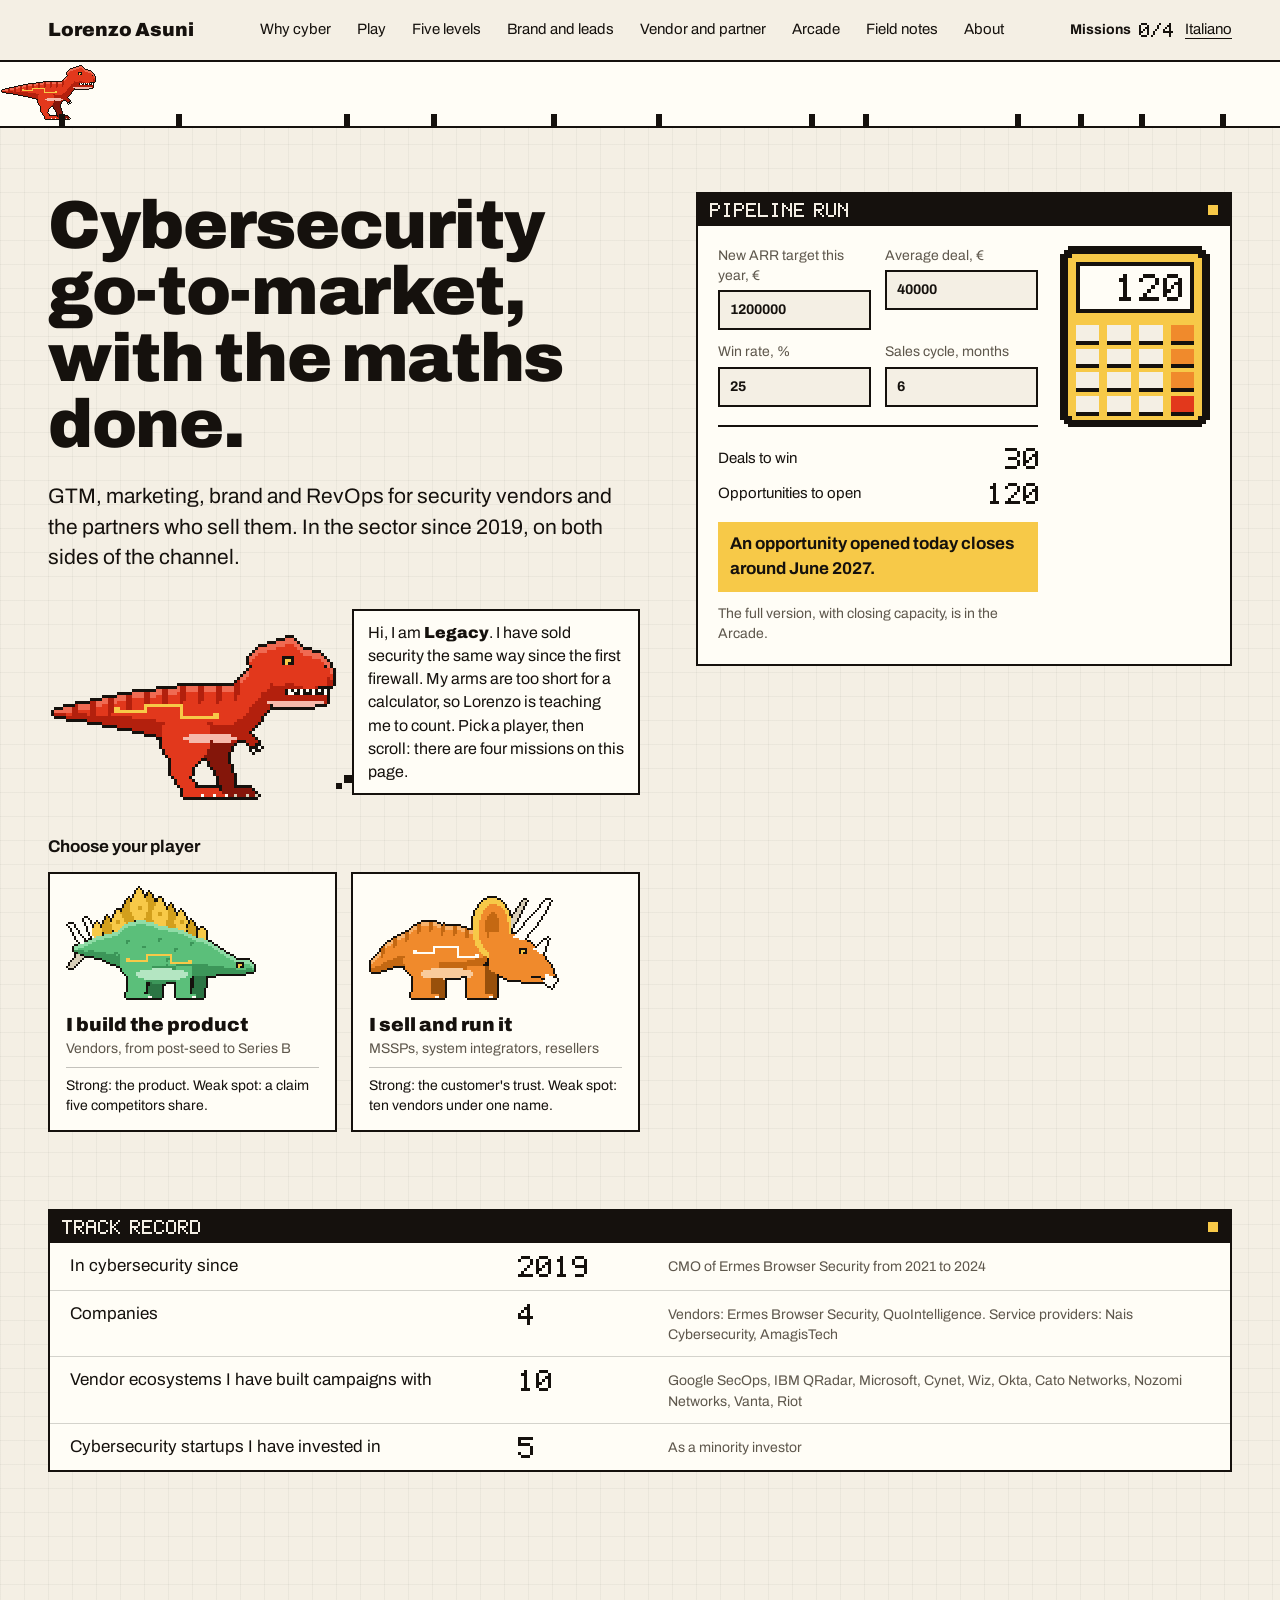
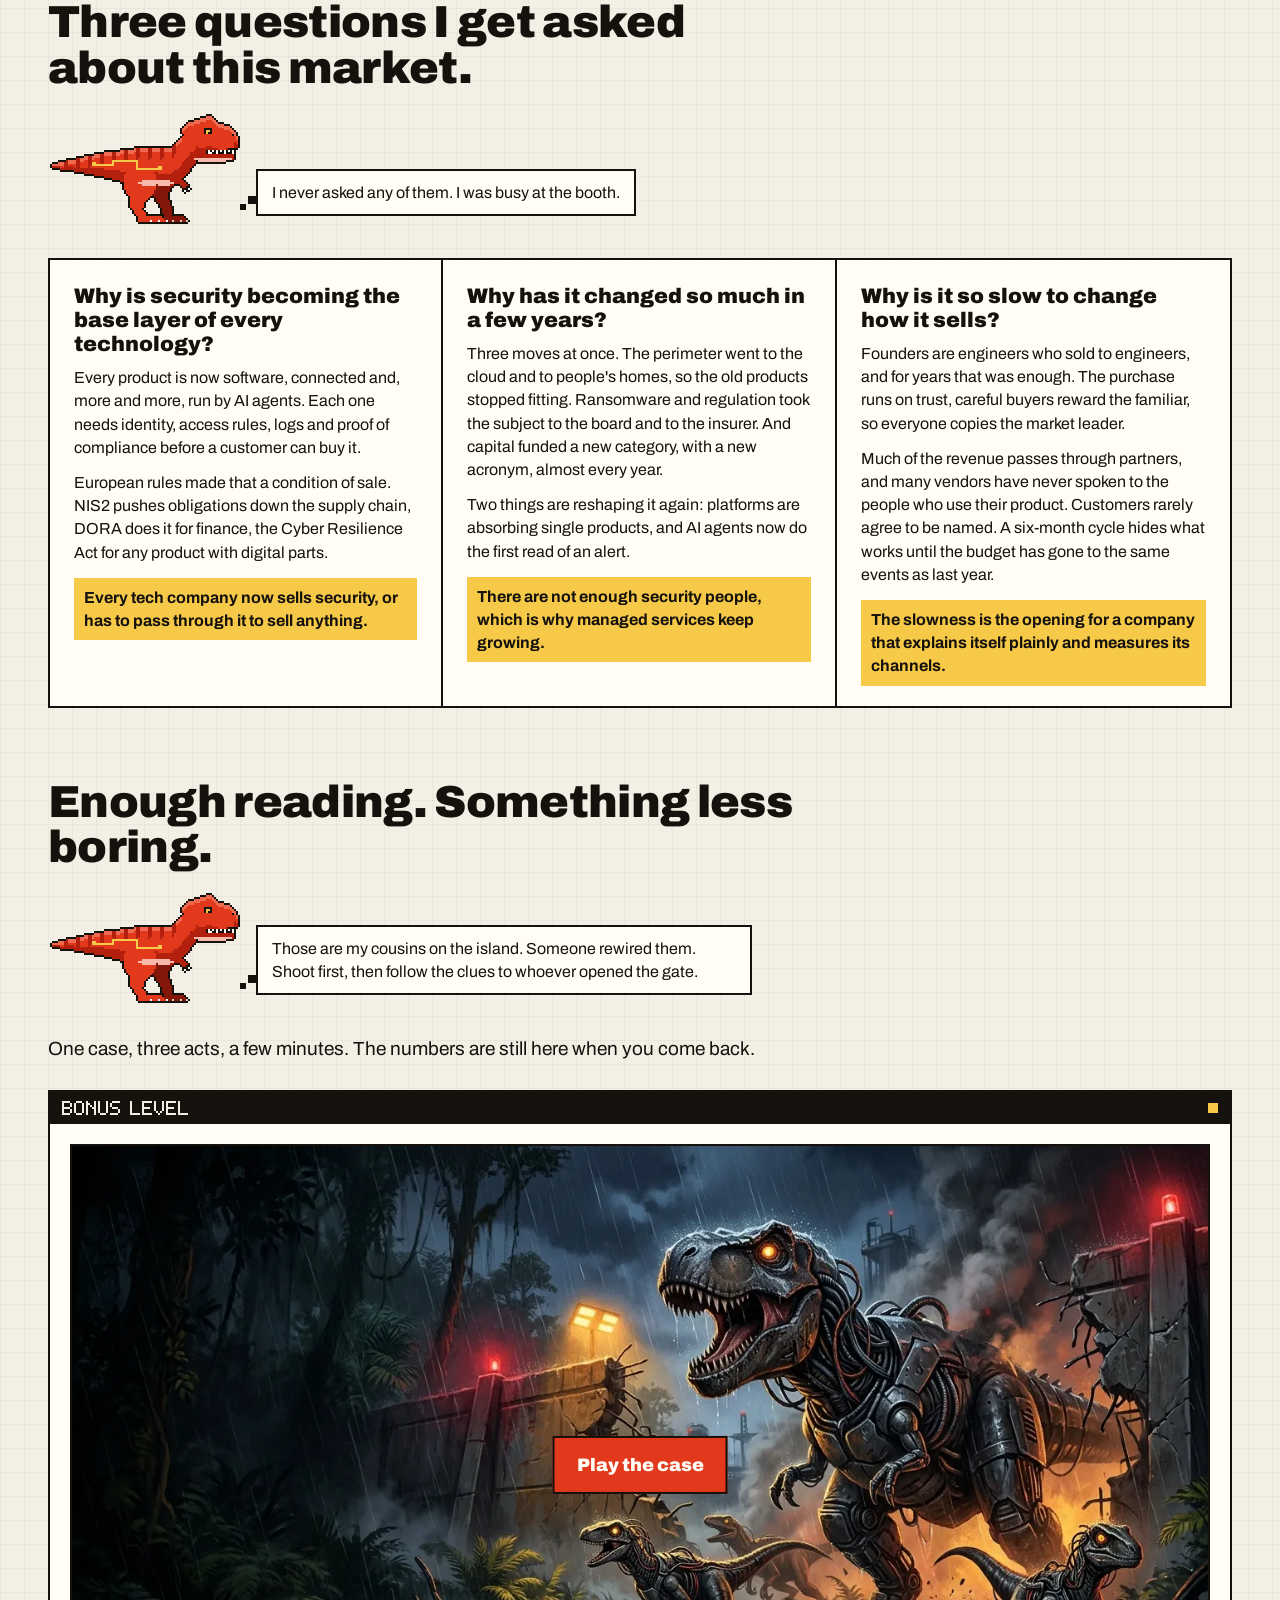
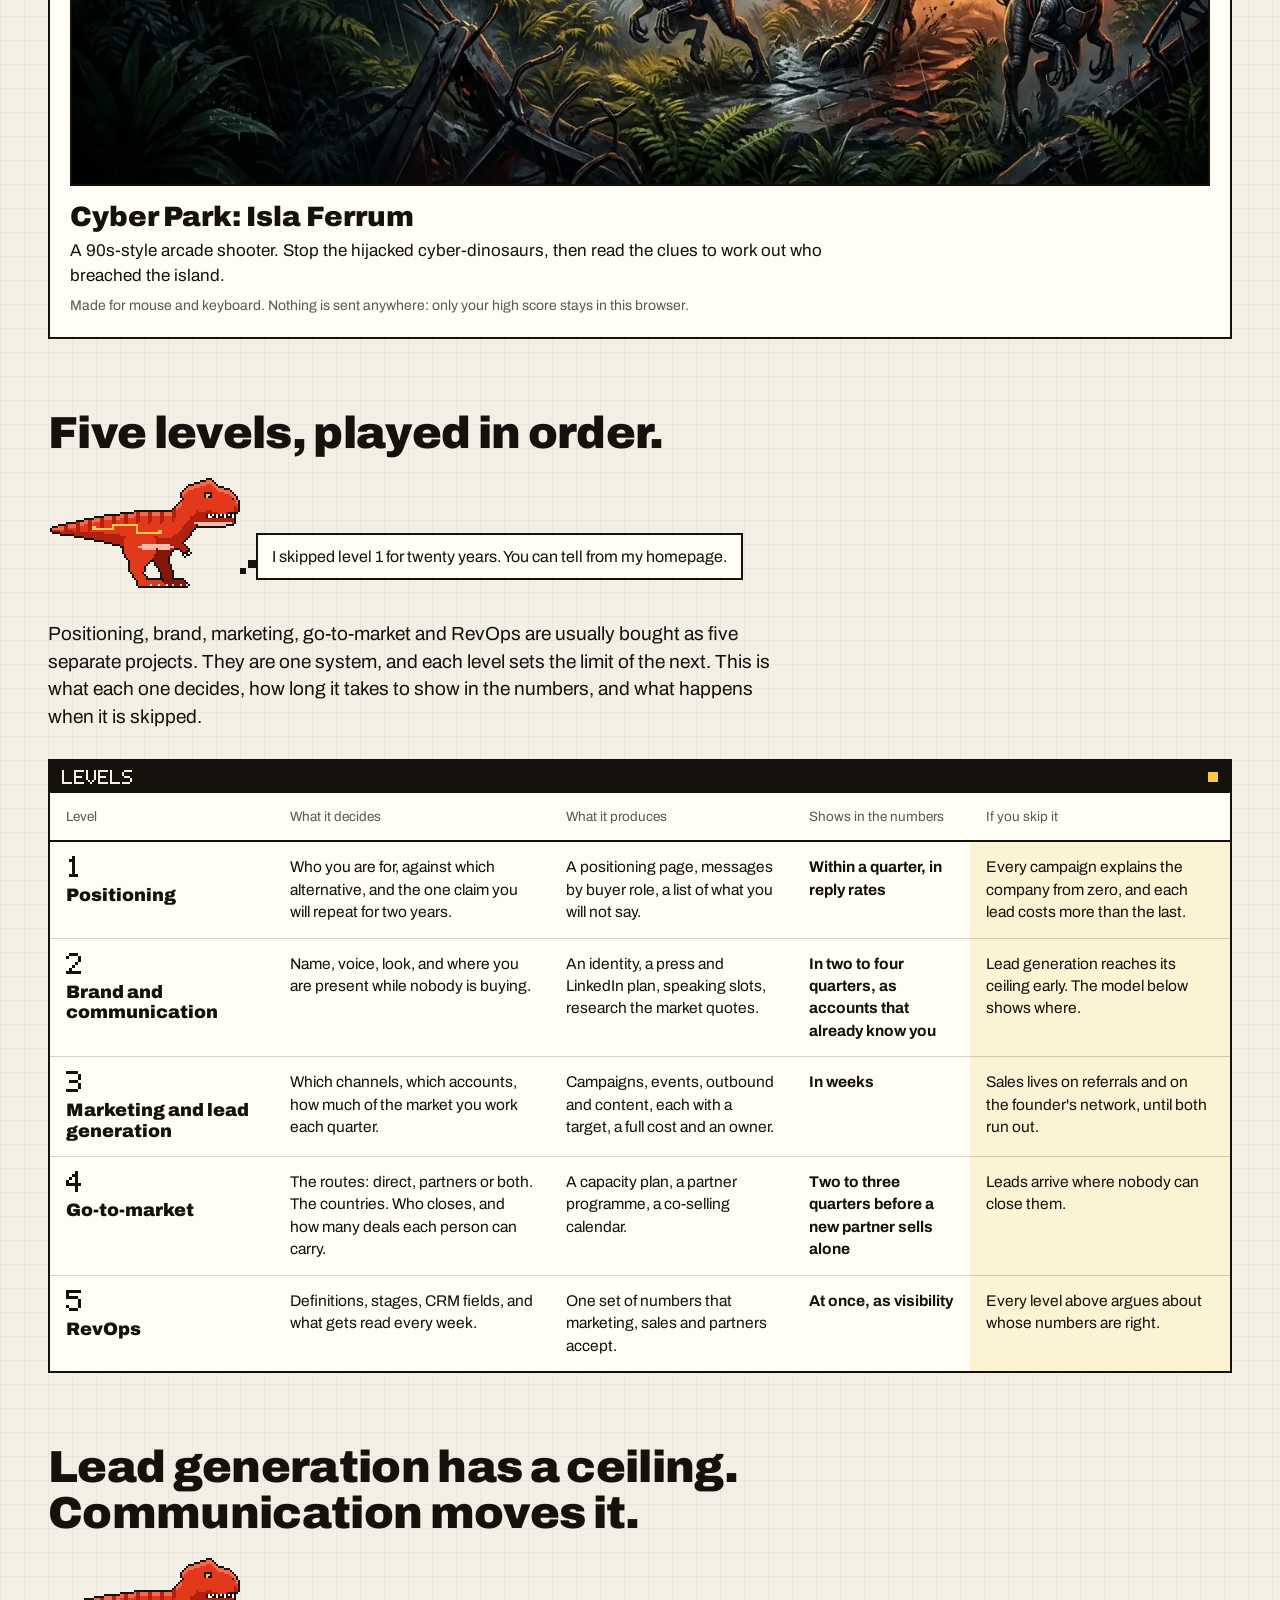
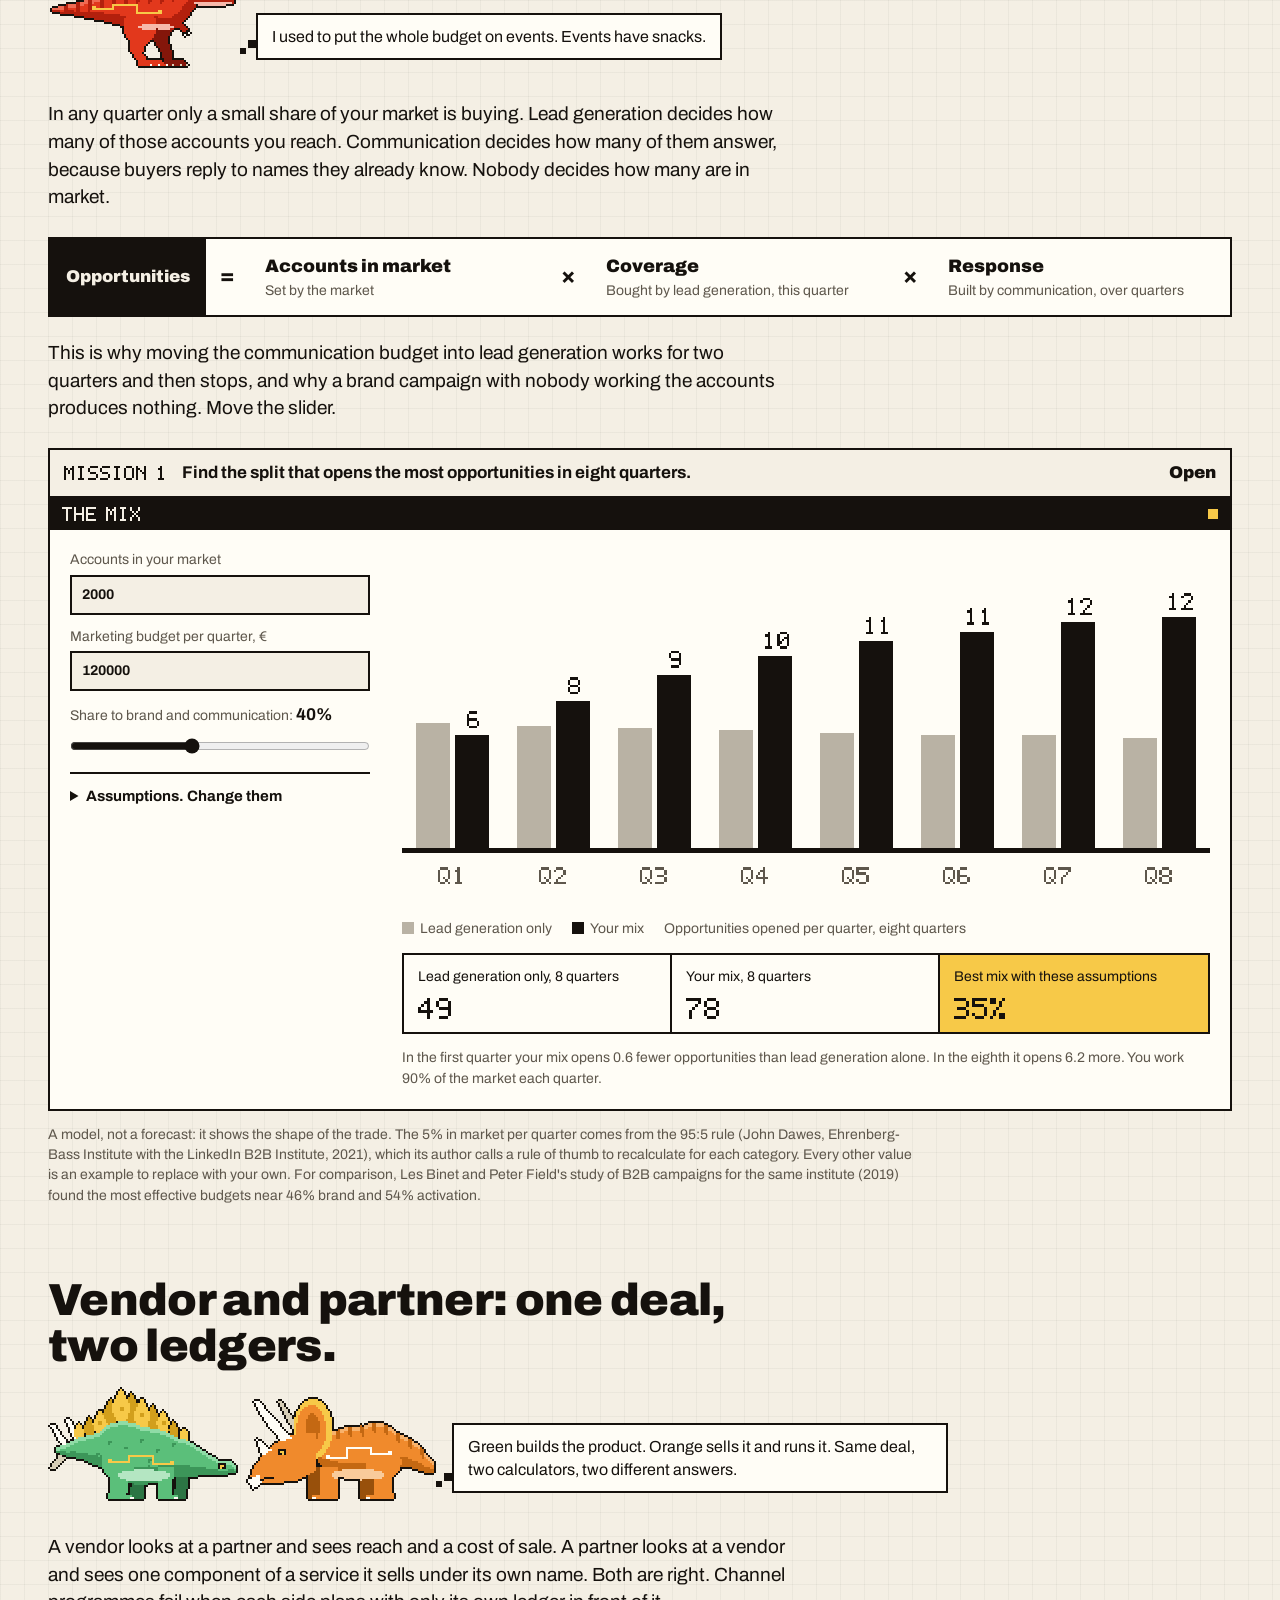
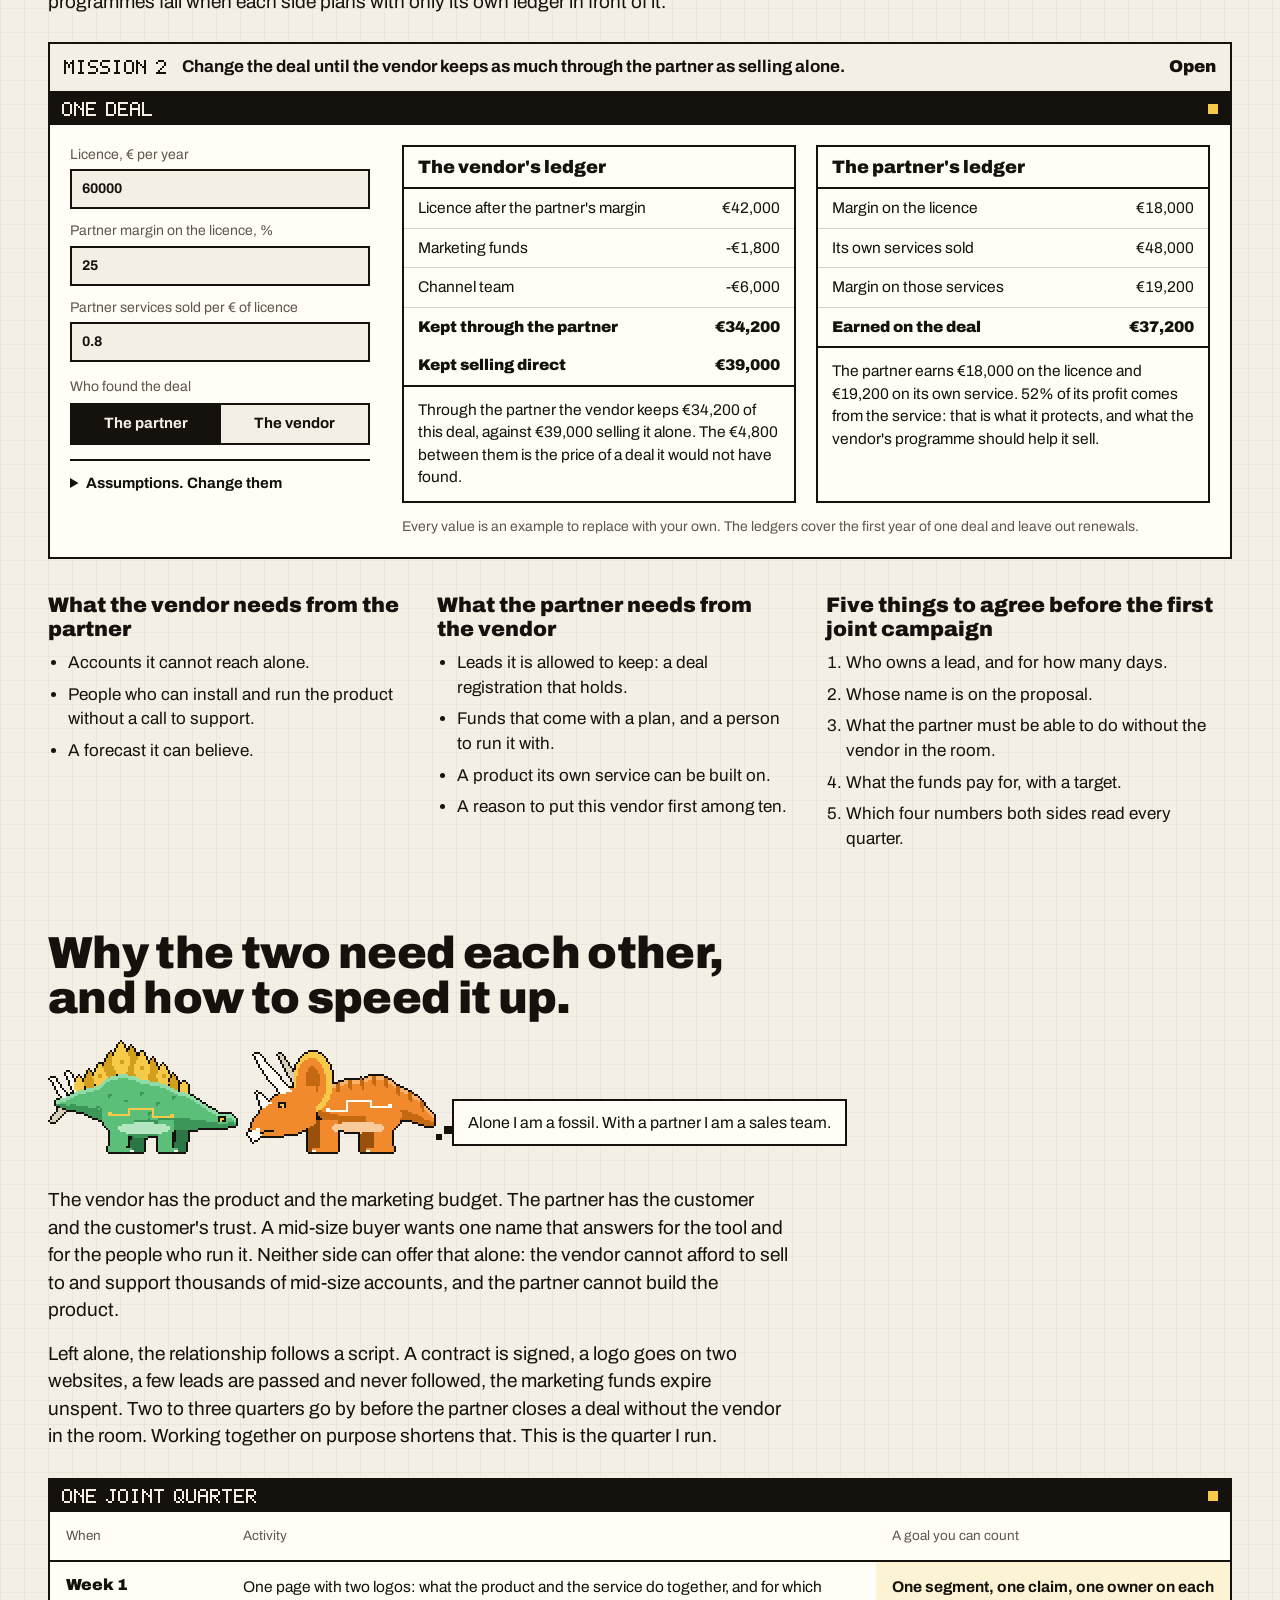
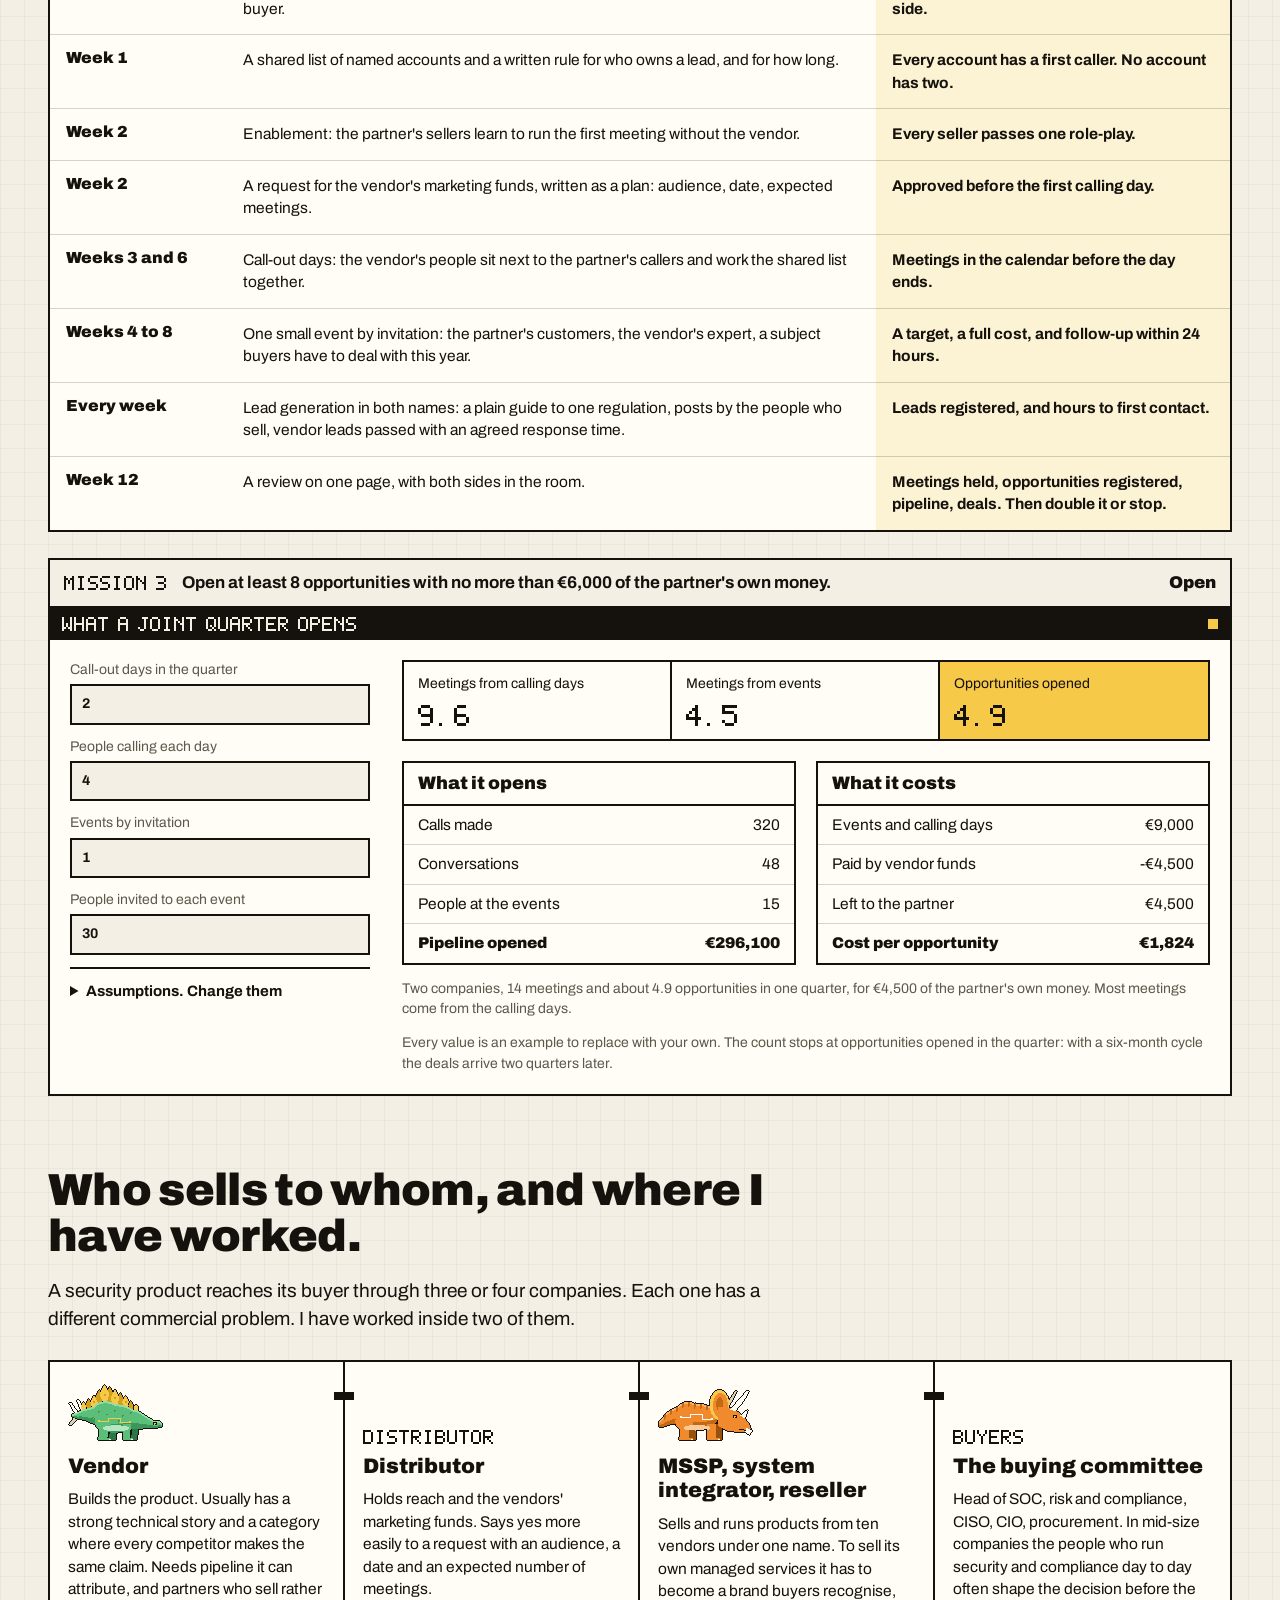
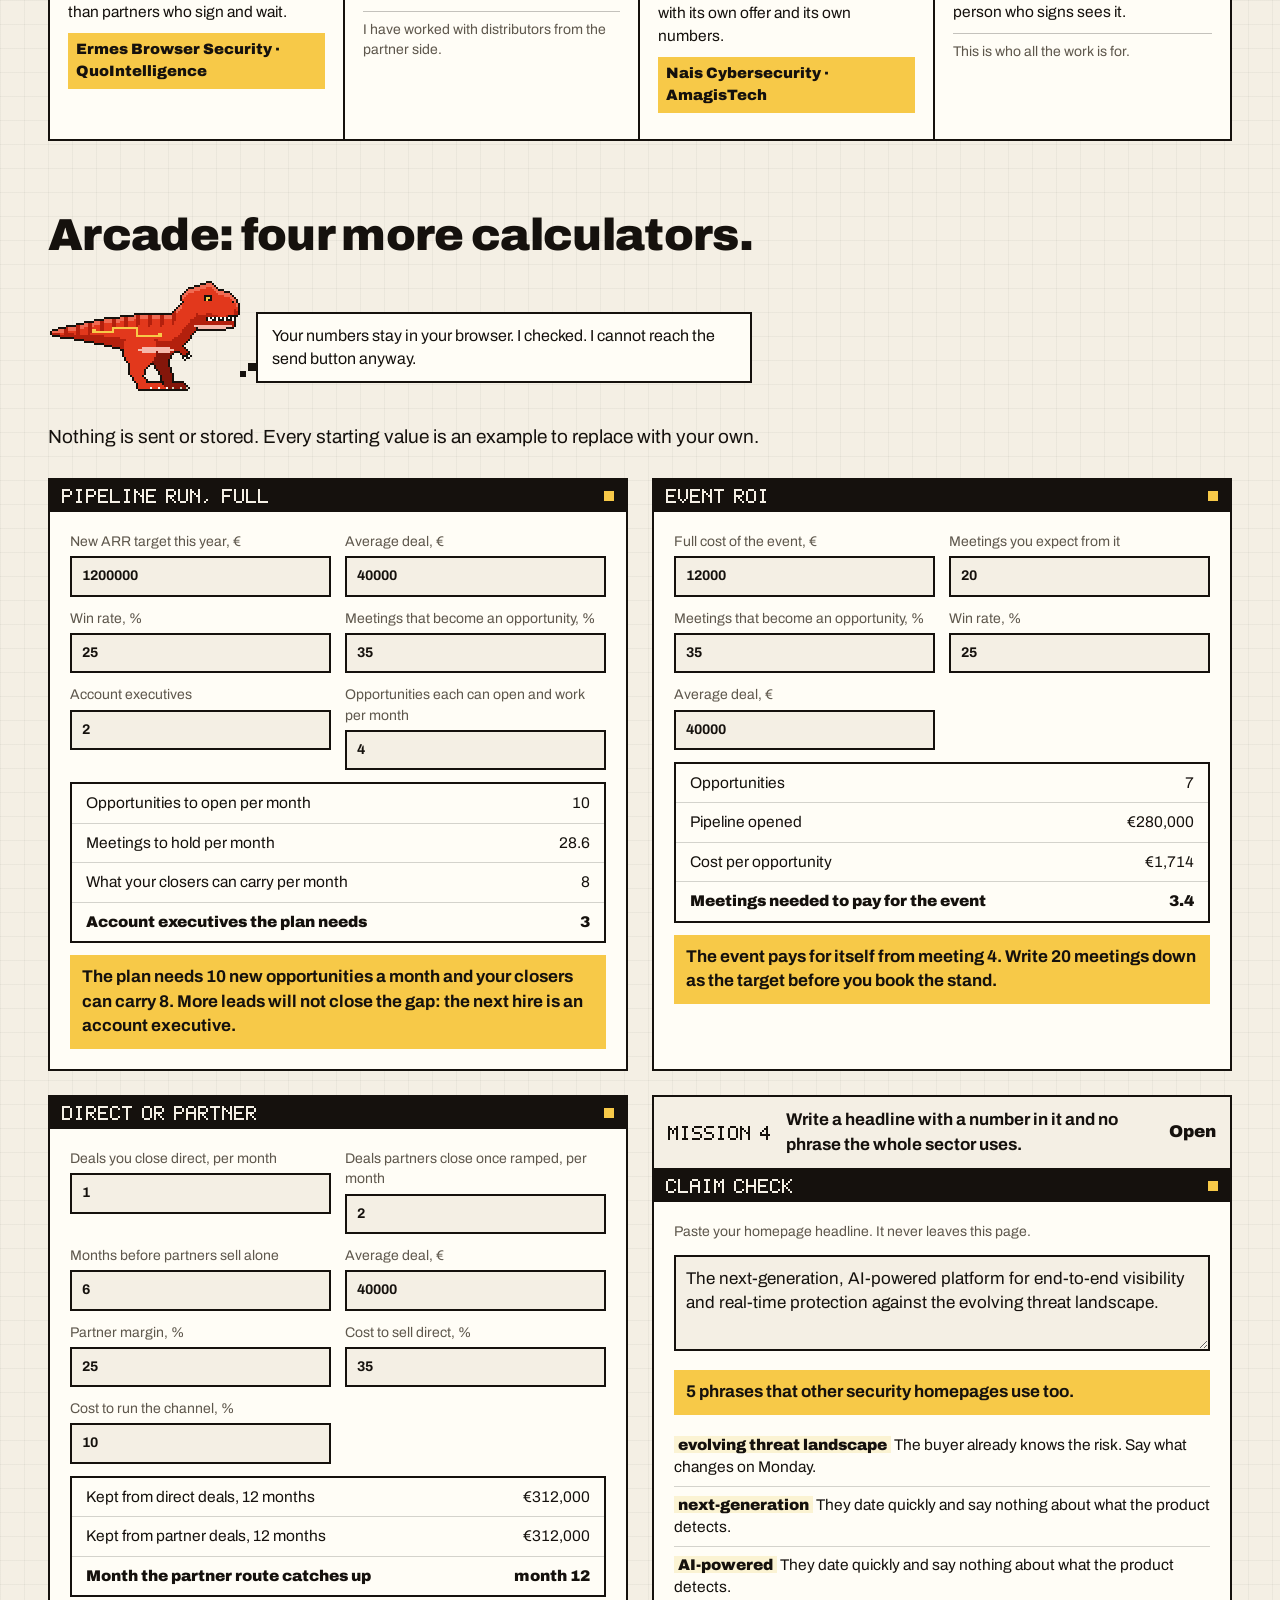
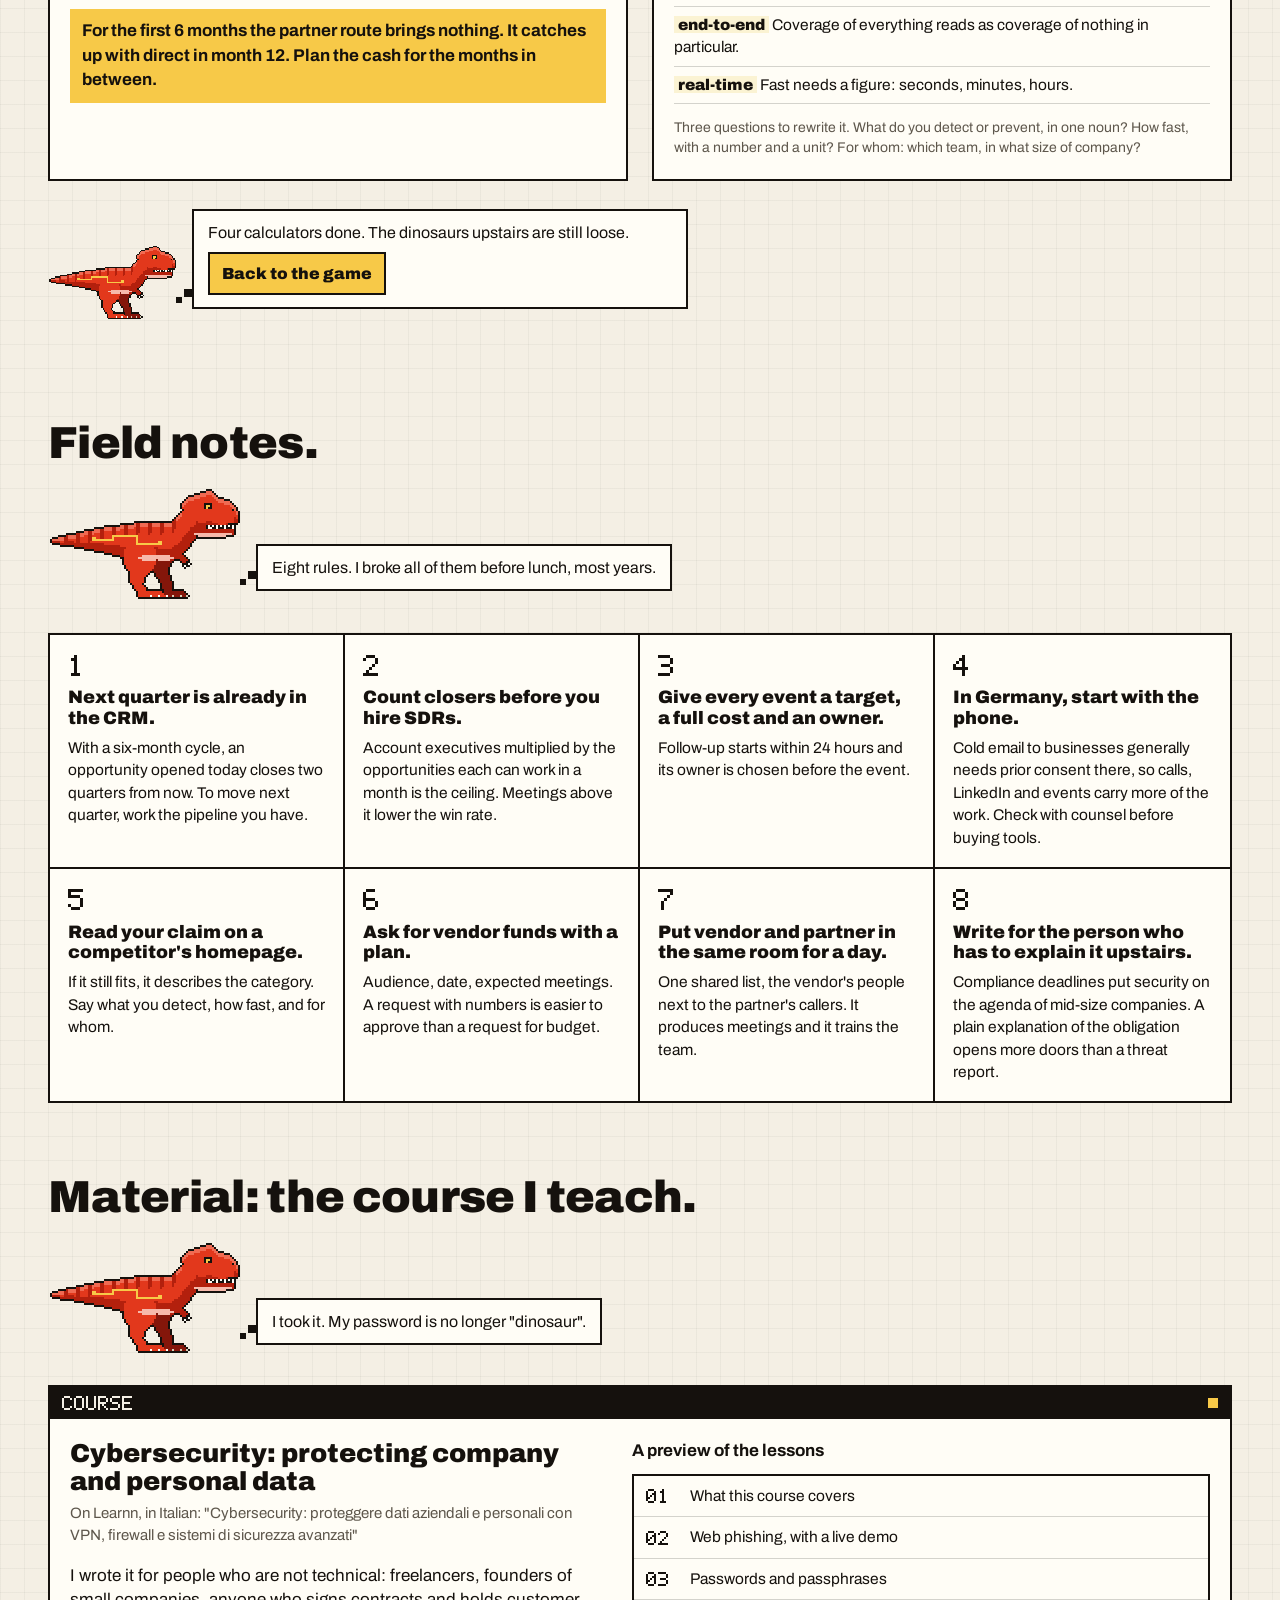
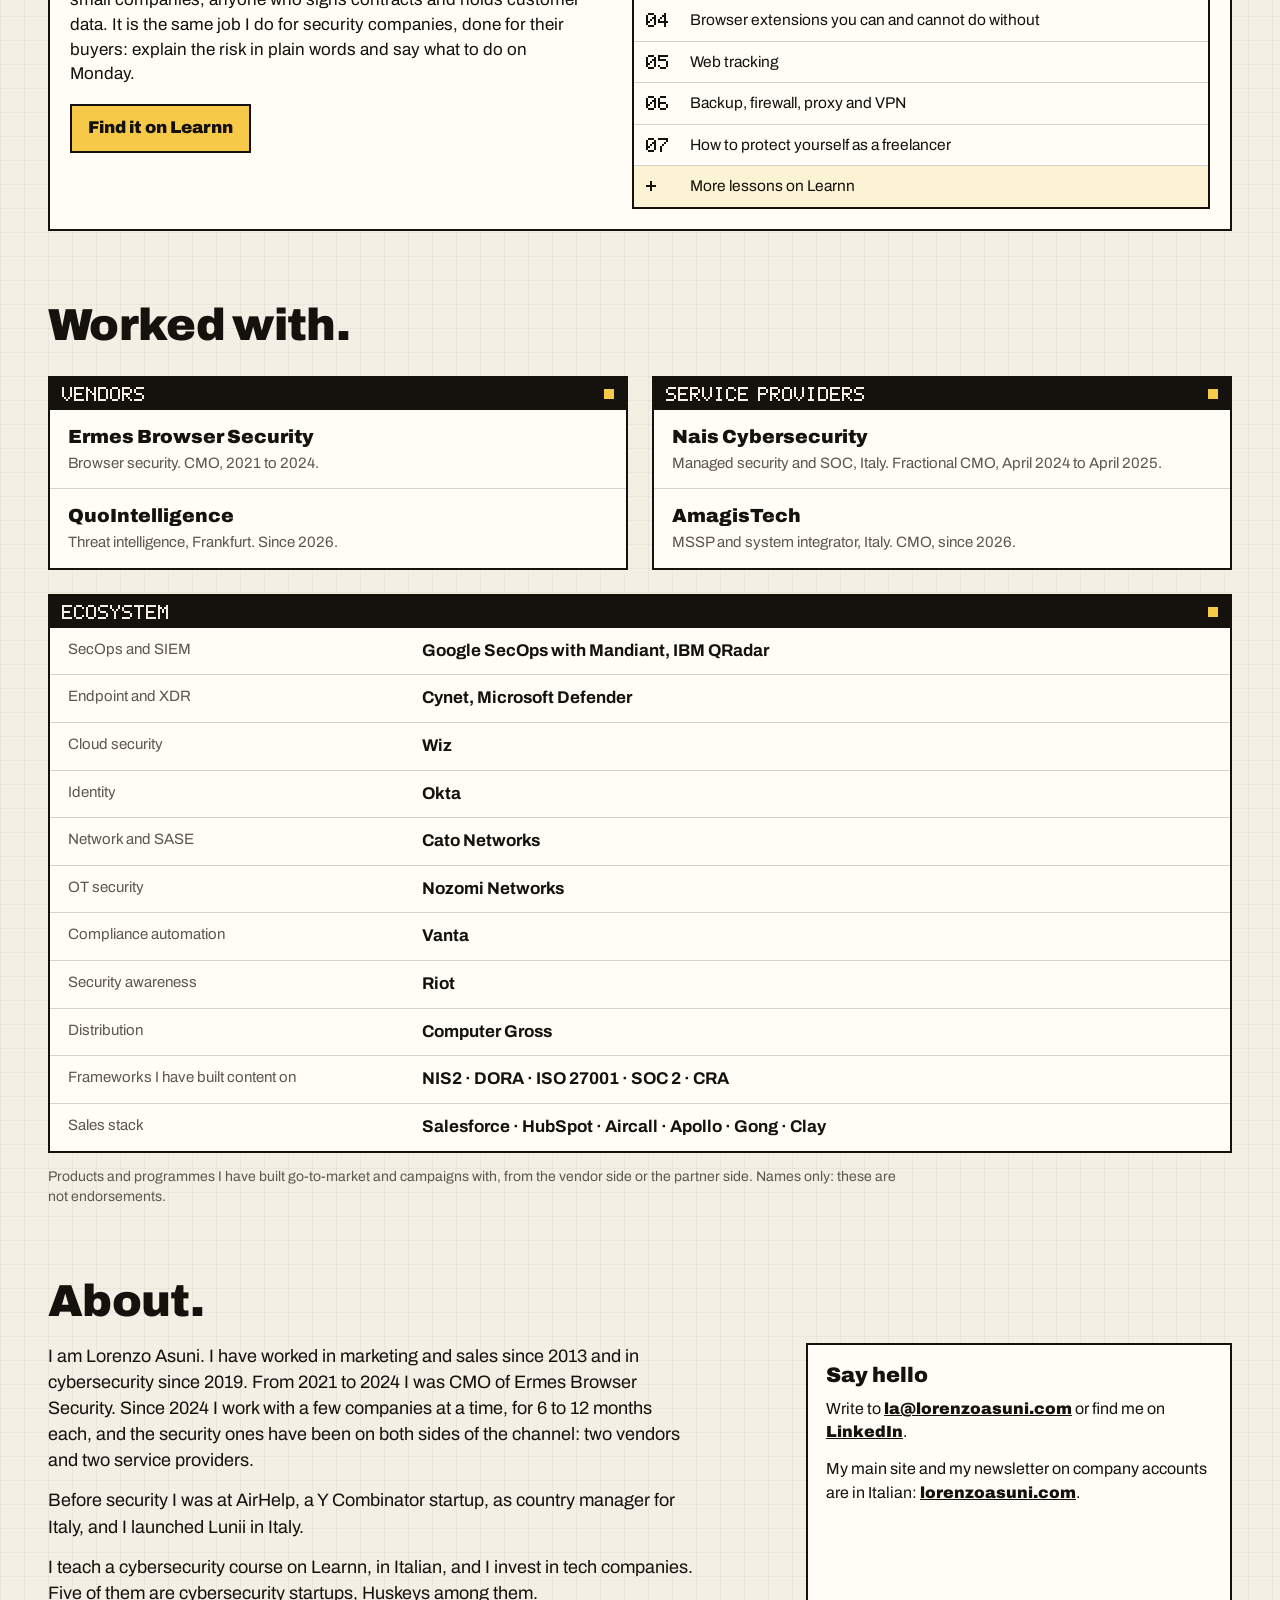
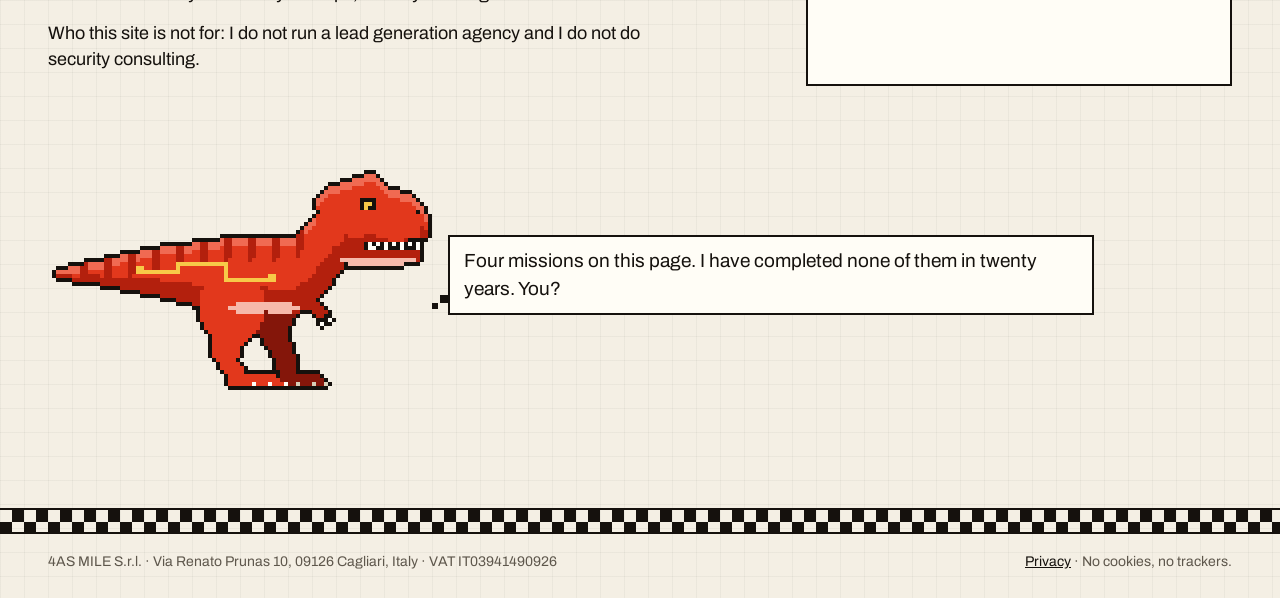
<file: index.html>
<!doctype html>
<html lang="en">
<head>
<meta charset="utf-8">
<meta name="viewport" content="width=device-width, initial-scale=1">
<title>Lorenzo Asuni. Cybersecurity go-to-market, with the maths done</title>
<link rel="canonical" href="https://cyber.lorenzoasuni.com/">
<meta property="og:type" content="website">
<meta property="og:url" content="https://cyber.lorenzoasuni.com/">
<meta property="og:title" content="Lorenzo Asuni. Cybersecurity go-to-market, with the maths done">
<meta property="og:description" content="GTM, marketing, brand and RevOps for security vendors, MSSPs and system integrators. Seven calculators, four missions and a dinosaur who is learning to count.">
<meta name="description" content="GTM, marketing, brand and RevOps for security vendors, MSSPs and system integrators. Four calculators and field notes from both sides of the channel.">
<style>
@font-face { font-family: 'Archivo'; src: url('fonts/archivo-v25-latin-regular.woff2') format('woff2'); font-weight: 400; font-display: swap; }
@font-face { font-family: 'Archivo'; src: url('fonts/archivo-v25-latin-700.woff2') format('woff2'); font-weight: 700; font-display: swap; }
@font-face { font-family: 'Archivo'; src: url('fonts/archivo-v25-latin-900.woff2') format('woff2'); font-weight: 900; font-display: swap; }

:root {
  --carta: #F4EFE4; --carta-chiara: #FFFDF6; --ink: #15110D; --giallo: #F7C948;
  --rosso: #E2381C; --arancio: #F08A2C; --nota: #5E574C; --filo: 2px solid var(--ink);
}
* { box-sizing: border-box; }
html { -webkit-text-size-adjust: 100%; }
body { margin: 0; background: var(--carta) linear-gradient(rgba(21,17,13,.04) 1px, transparent 1px) 0 0 / 24px 24px; background-image: linear-gradient(rgba(21,17,13,.04) 1px, transparent 1px), linear-gradient(90deg, rgba(21,17,13,.04) 1px, transparent 1px); background-size: 24px 24px; background-color: var(--carta); color: var(--ink); font-family: 'Archivo', 'Helvetica Neue', Arial, sans-serif; font-size: 17px; line-height: 1.45; }
a { color: inherit; }
a:focus-visible, button:focus-visible, input:focus-visible { outline: 3px solid var(--rosso); outline-offset: 2px; }
.sr { position: absolute; width: 1px; height: 1px; overflow: hidden; clip: rect(0 0 0 0); white-space: nowrap; }
.px { display: inline-block; line-height: 0; vertical-align: middle; }
.px svg { display: block; }

.testata { display: flex; align-items: center; justify-content: space-between; gap: 24px; padding: 16px 48px; border-bottom: var(--filo); }
.testata .nome { font-weight: 900; font-size: 19px; text-decoration: none; }
.testata nav { display: flex; gap: 26px; flex-wrap: wrap; }
.testata nav a { text-decoration: none; font-size: 15px; }
.testata nav a:hover { text-decoration: underline; text-underline-offset: 4px; }
.testata .lingua { font-size: 15px; text-underline-offset: 4px; }

.start { display: grid; grid-template-columns: minmax(0, 1.05fr) minmax(0, .95fr); gap: 56px; align-items: start; padding: 64px 48px 40px; max-width: 1320px; margin: 0 auto; }
h1 { font-weight: 900; font-size: clamp(40px, 5.3vw, 76px); line-height: .98; letter-spacing: -.02em; margin: 0 0 24px; }
.riga { font-size: 21px; max-width: 30em; margin: 0 0 36px; }

.lato { border: 0; padding: 0; margin: 0; }
.lato legend { font-weight: 700; padding: 0; margin-bottom: 12px; }
.lato .scelte { display: grid; grid-template-columns: 1fr 1fr; gap: 14px; }
.lato button { display: grid; grid-template-columns: 48px 1fr; gap: 14px; align-items: center; text-align: left; font: inherit; color: inherit; background: var(--carta-chiara); border: var(--filo); padding: 14px 16px; cursor: pointer; }
.lato button:hover { background: #FBF3D3; }
.lato button[aria-pressed="true"] { background: var(--giallo); }
.lato button strong { display: block; font-weight: 900; font-size: 19px; line-height: 1.15; }
.lato button small { display: block; font-size: 14px; color: var(--nota); margin-top: 3px; }
.lato button small.scheda { color: var(--ink); margin-top: 8px; padding-top: 8px; border-top: 1px solid rgba(21,17,13,.25); }
.lato button[aria-pressed="true"] small { color: var(--ink); }
.conferma { min-height: 1.5em; margin: 14px 0 0; font-size: 15px; }

.finestra { border: var(--filo); background: var(--carta-chiara); }
.finestra > header { display: flex; align-items: center; justify-content: space-between; background: var(--ink); color: var(--carta); padding: 9px 12px; }
.finestra > header i { width: 10px; height: 10px; background: var(--giallo); display: block; }
.finestra .corpo { padding: 20px; }

.pipeline .corpo { display: grid; grid-template-columns: minmax(0, 1fr) 150px; gap: 22px; align-items: start; }
.campi { display: grid; grid-template-columns: 1fr 1fr; gap: 12px 14px; }
.campi label { display: block; font-size: 14px; color: var(--nota); }
.campi input { width: 100%; margin-top: 4px; font: inherit; font-weight: 700; color: var(--ink); background: var(--carta); border: var(--filo); border-radius: 0; padding: 8px 10px; }
.esiti { margin: 18px 0 0; padding: 14px 0 0; border-top: var(--filo); }
.esiti div { display: flex; align-items: baseline; justify-content: space-between; gap: 12px; padding: 5px 0; }
.esiti dt { font-size: 15px; }
.esiti dd { margin: 0; }
.chiusura { margin: 12px 0 0; padding: 10px 12px; background: var(--giallo); font-weight: 700; }
.rimando { margin: 12px 0 0; font-size: 14px; color: var(--nota); }
.calcolatrice svg { width: 150px; height: auto; display: block; }

.fascia { padding: 0 48px 56px; max-width: 1320px; margin: 0 auto; }
.tabellone table { width: 100%; border-collapse: collapse; }
.tabellone th, .tabellone td { text-align: left; padding: 11px 20px; border-bottom: 1px solid rgba(21,17,13,.18); vertical-align: baseline; }
.tabellone tr:last-child th, .tabellone tr:last-child td { border-bottom: 0; }
.tabellone th { font-weight: 400; width: 38%; }
.tabellone td.valore { width: 150px; white-space: nowrap; }
.tabellone td.nota { font-size: 14px; color: var(--nota); }

.scacchi { height: 24px; background: conic-gradient(var(--ink) 25%, transparent 0 50%, var(--ink) 0 75%, transparent 0) 0 0 / 24px 24px; border-top: var(--filo); }

.blocco { max-width: 1320px; margin: 0 auto; padding: 72px 48px 0; }
.blocco h2 { font-weight: 900; font-size: clamp(30px, 3.5vw, 50px); line-height: 1.02; letter-spacing: -.015em; margin: 0 0 18px; max-width: 17em; }
.blocco h3 { font-weight: 900; font-size: 21px; line-height: 1.15; margin: 0 0 10px; }
.intro { font-size: 19px; max-width: 39em; margin: 0 0 16px; }
.domande { display: grid; grid-template-columns: repeat(3, minmax(0, 1fr)); gap: 0; border: var(--filo); background: var(--carta-chiara); margin-top: 28px; }
.domande article { padding: 24px 24px 20px; border-right: var(--filo); }
.domande article:last-child { border-right: 0; }
.domande p { margin: 0 0 12px; font-size: 16px; }
.domande p.punto { font-weight: 700; background: var(--giallo); padding: 8px 10px; margin: 14px 0 0; }

.livelli { margin-top: 28px; }
.livelli table { width: 100%; border-collapse: collapse; font-size: 15.5px; }
.livelli th, .livelli td { text-align: left; vertical-align: top; padding: 14px 16px; border-bottom: 1px solid rgba(21,17,13,.18); }
.livelli thead th { font-size: 13.5px; color: var(--nota); font-weight: 400; border-bottom: var(--filo); }
.livelli tbody tr:last-child th, .livelli tbody tr:last-child td { border-bottom: 0; }
.livelli tbody th { width: 19%; font-weight: 900; font-size: 18px; line-height: 1.15; }
.livelli tbody th .n { display: block; margin-bottom: 8px; }
.livelli td.dopo { width: 15%; font-weight: 700; }
.livelli td.salto { width: 22%; background: #FBF3D3; }

.formula { display: grid; grid-template-columns: auto auto 1fr auto 1fr auto 1fr; gap: 0 14px; align-items: stretch; border: var(--filo); background: var(--carta-chiara); margin: 26px 0 22px; }
.formula > div { padding: 14px 16px; }
.formula .ris { background: var(--ink); color: var(--carta); font-weight: 900; display: flex; align-items: center; }
.formula .op { display: flex; align-items: center; font-weight: 900; font-size: 22px; padding: 0; }
.formula strong { display: block; font-weight: 900; font-size: 18px; }
.formula small { display: block; font-size: 14px; color: var(--nota); margin-top: 2px; }

.modello .corpo { display: grid; grid-template-columns: minmax(0, 300px) minmax(0, 1fr); gap: 32px; align-items: start; }
.modello label { display: block; font-size: 14px; color: var(--nota); margin-bottom: 12px; }
.modello input[type=number] { width: 100%; margin-top: 4px; font: inherit; font-weight: 700; color: var(--ink); background: var(--carta); border: var(--filo); border-radius: 0; padding: 8px 10px; }
.modello input[type=range] { width: 100%; margin: 10px 0 2px; accent-color: var(--ink); }
.modello .cursore b { color: var(--ink); font-size: 17px; }
.modello details { margin-top: 6px; border-top: var(--filo); padding-top: 12px; }
.modello summary { cursor: pointer; font-weight: 700; font-size: 15px; margin-bottom: 12px; }
.modello .ipotesi { display: grid; grid-template-columns: 1fr 1fr; gap: 0 12px; }
.grafico svg { width: 100%; height: auto; display: block; }
.legenda { display: flex; gap: 20px; flex-wrap: wrap; font-size: 14px; color: var(--nota); margin: 8px 0 14px; }
.legenda i { display: inline-block; width: 12px; height: 12px; margin-right: 6px; vertical-align: -1px; }
.letture { margin: 0; display: grid; grid-template-columns: repeat(3, minmax(0, 1fr)); gap: 0; border: var(--filo); }
.letture div { padding: 12px 14px; border-right: var(--filo); }
.letture div:last-child { border-right: 0; background: var(--giallo); }
.letture dt { font-size: 14px; }
.letture dd { margin: 8px 0 0; }
.fonte { font-size: 14px; color: var(--nota); max-width: 62em; margin: 14px 0 0; }

.chi { display: flex; gap: 0; margin: 4px 0 14px; }
.chi button { flex: 1; font: inherit; font-weight: 700; font-size: 15px; color: var(--ink); background: var(--carta); border: var(--filo); padding: 8px 10px; cursor: pointer; }
.chi button + button { border-left: 0; }
.chi button[aria-pressed="true"] { background: var(--ink); color: var(--carta); }
.conti { display: grid; grid-template-columns: 1fr 1fr; gap: 20px; }
.conto { border: var(--filo); }
.conto h3 { margin: 0; padding: 10px 14px; border-bottom: var(--filo); font-size: 18px; }
body[data-lato="vendor"] .conto.vendor h3, body[data-lato="partner"] .conto.partner h3 { background: var(--giallo); }
.conto dl { margin: 0; }
.conto dl div { display: flex; justify-content: space-between; gap: 12px; padding: 8px 14px; border-bottom: 1px solid rgba(21,17,13,.18); font-size: 15.5px; }
.conto dl div.tot { font-weight: 900; border-bottom: 0; }
.conto dd { margin: 0; font-variant-numeric: tabular-nums; white-space: nowrap; }
.conto p { margin: 0; padding: 12px 14px; border-top: var(--filo); font-size: 15.5px; }
.patti { display: grid; grid-template-columns: 1fr 1fr 1.15fr; gap: 36px; margin-top: 34px; }
.patti ul, .patti ol { margin: 0; padding-left: 20px; }
.patti li { margin-bottom: 7px; }
.piano tbody th { width: 15%; font-size: 16px; }
.piano td.obiettivo { width: 30%; background: #FBF3D3; font-weight: 700; }
.spinta { margin-top: 44px; }
.coda { height: 72px; }

.alto { position: sticky; top: 0; z-index: 10; background: var(--carta); }
.pista { position: relative; height: 66px; border-bottom: var(--filo); background: var(--carta-chiara); overflow: hidden; }
.pista .tacca { position: absolute; bottom: 0; width: 6px; height: 12px; background: var(--ink); }
.pista .tacca.passata { background: var(--giallo); outline: 2px solid var(--ink); outline-offset: -2px; }
.pista .corridore { position: absolute; bottom: 3px; left: 0; line-height: 0; }
.hud { display: flex; align-items: center; gap: 12px; }
.hud-l { font-size: 14px; font-weight: 700; margin-right: -4px; }
main section { scroll-margin-top: 120px; }
.sprite { display: inline-block; line-height: 0; flex: none; }
.sprite.specchio svg { transform: scaleX(-1); }
.guida { display: flex; align-items: flex-end; gap: 16px; margin: 4px 0 26px; }
.guida .sprite svg, .lato .sprite svg { max-width: 100%; height: auto; }
.guida .coppia { display: flex; align-items: flex-end; gap: 4px; }
.fumetto { position: relative; border: var(--filo); background: var(--carta-chiara); padding: 10px 14px; font-size: 16px; max-width: 31em; margin-bottom: 14px; }
.fumetto::before { content: ''; position: absolute; left: -10px; bottom: 10px; width: 8px; height: 8px; background: var(--ink); }
.fumetto::after { content: ''; position: absolute; left: -18px; bottom: 4px; width: 6px; height: 6px; background: var(--ink); }
.fumetto b { font-weight: 900; }
.missione { display: grid; grid-template-columns: auto 1fr auto; gap: 16px; align-items: center; border: var(--filo); border-bottom: 0; background: var(--carta); padding: 11px 14px; margin-top: 26px; }
.missione + .finestra { margin-top: 0; }
.missione .cosa { font-weight: 700; }
.missione .esito { font-weight: 900; white-space: nowrap; }
.missione.fatta { background: var(--giallo); }
.corso .corpo { display: grid; grid-template-columns: minmax(0, 1fr) minmax(0, 1.1fr); gap: 36px; align-items: start; }
.corso h3 { font-size: 26px; line-height: 1.08; margin: 0 0 8px; }
.corso .orig { font-size: 15px; color: var(--nota); margin: 0 0 16px; }
.corso .fatti { display: grid; grid-template-columns: repeat(3, minmax(0, 1fr)); border: var(--filo); margin: 0 0 16px; }
.corso .fatti div { padding: 10px 12px; border-right: var(--filo); }
.corso .fatti div:last-child { border-right: 0; }
.corso .fatti dt { font-size: 14px; color: var(--nota); }
.corso .fatti dd { margin: 6px 0 0; font-weight: 900; }
.corso ol { margin: 0; padding: 0; list-style: none; border: var(--filo); }
.corso ol li { display: grid; grid-template-columns: 44px 1fr; align-items: center; padding: 9px 12px; border-bottom: 1px solid rgba(21,17,13,.18); font-size: 15.5px; }
.corso ol li:last-child { border-bottom: 0; background: #FBF3D3; }
.corso .apri { display: inline-block; font-weight: 900; color: var(--ink); background: var(--giallo); border: var(--filo); padding: 10px 16px; text-decoration: none; }
.finale { padding-bottom: 8px; }
.finale .guida { align-items: center; }
.finale .fumetto { font-size: 19px; max-width: 34em; }
.lato button { grid-template-columns: minmax(0, 1fr); gap: 8px; justify-items: start; padding: 12px 16px 14px; }

.mappa { display: grid; grid-template-columns: repeat(4, minmax(0, 1fr)); gap: 0; margin-top: 28px; border: var(--filo); background: var(--carta-chiara); }
.mappa article { position: relative; padding: 18px 18px 16px; border-right: var(--filo); }
.mappa article:last-child { border-right: 0; }
.mappa article:not(:last-child)::after { content: ''; position: absolute; right: -11px; top: 30px; width: 20px; height: 8px; background: var(--ink); z-index: 1; }
.mappa .fig { height: 64px; display: flex; align-items: flex-end; margin-bottom: 10px; }
.mappa p { margin: 0 0 10px; font-size: 15.5px; }
.mappa .segno { font-weight: 900; background: var(--giallo); padding: 6px 8px; font-size: 15px; }
.mappa .vuoto { font-size: 14px; color: var(--nota); border-top: 1px solid rgba(21,17,13,.25); padding-top: 8px; }
.arcade { display: grid; grid-template-columns: repeat(2, minmax(0, 1fr)); gap: 24px; margin-top: 28px; }
.arcade .finestra .corpo { display: block; }
.arcade .campi2 { display: grid; grid-template-columns: 1fr 1fr; gap: 0 14px; }
.arcade .esiti { margin-top: 6px; }
.arcade .esiti dd { font-weight: 900; font-variant-numeric: tabular-nums; }
.arcade p.dice { margin: 12px 0 0; padding: 10px 12px; background: var(--giallo); font-weight: 700; }
.arcade textarea { width: 100%; min-height: 96px; font: inherit; color: var(--ink); background: var(--carta); border: var(--filo); border-radius: 0; padding: 10px; resize: vertical; }
.arcade .trovate { margin: 12px 0 0; padding: 0; list-style: none; }
.arcade .trovate li { padding: 7px 0; border-bottom: 1px solid rgba(21,17,13,.18); font-size: 15.5px; }
.arcade .trovate b { font-weight: 900; background: #FBF3D3; padding: 0 4px; }
.arcade .larga { grid-column: 1 / -1; }
.riaggancio { margin-top: 28px; }
.riaggancio a { display: inline-block; margin: 8px 0 2px; font-weight: 900; color: var(--ink); background: var(--giallo); border: var(--filo); padding: 8px 12px; text-decoration: none; white-space: nowrap; }
.gioco { margin-top: 28px; }
.gioco .schermo { position: relative; aspect-ratio: 16 / 9; background: #090E0C; border: var(--filo); overflow: hidden; }
.gioco .schermo img, .gioco .schermo iframe { position: absolute; inset: 0; width: 100%; height: 100%; border: 0; display: block; }
.gioco .schermo img { object-fit: cover; }
.gioco .schermo .apri { position: absolute; left: 50%; top: 50%; transform: translate(-50%, -50%); font: inherit; font-weight: 900; font-size: 18px; color: var(--carta-chiara); background: var(--rosso); border: var(--filo); padding: 14px 22px; cursor: pointer; white-space: nowrap; }
.gioco .sotto { display: flex; flex-wrap: wrap; align-items: baseline; justify-content: space-between; gap: 8px 24px; margin-top: 16px; }
.gioco h3 { font-weight: 900; font-size: 28px; line-height: 1.05; margin: 0 0 8px; }
.gioco p { margin: 0; max-width: 46em; }
.gioco .fonte { font-size: 14px; color: var(--nota); margin-top: 8px; }
.gioco .comandi { display: flex; gap: 10px; }
.gioco .comandi button { font: inherit; font-weight: 700; font-size: 14px; color: var(--ink); background: var(--giallo); border: var(--filo); padding: 8px 12px; cursor: pointer; }
.gioco .comandi button[hidden] { display: none; }
@media (max-width: 700px) { .gioco .schermo { aspect-ratio: 9 / 16; max-height: 82vh; } }
.note { display: grid; grid-template-columns: repeat(4, minmax(0, 1fr)); gap: 0; margin-top: 28px; border: var(--filo); background: var(--carta-chiara); }
.note article { padding: 18px; border-right: var(--filo); border-bottom: var(--filo); }
.note article:nth-child(4n) { border-right: 0; }
.note article:nth-last-child(-n+4) { border-bottom: 0; }
.note h3 { font-size: 18px; margin: 10px 0 8px; }
.note p { margin: 0; font-size: 15.5px; }
.con { display: grid; grid-template-columns: 1fr 1fr; gap: 24px; margin-top: 28px; }
.con .finestra .corpo { padding: 0; }
.con ul { list-style: none; margin: 0; padding: 0; }
.con li { padding: 13px 18px; border-bottom: 1px solid rgba(21,17,13,.18); }
.con li:last-child { border-bottom: 0; }
.con li strong { display: block; font-weight: 900; font-size: 19px; }
.con li span { font-size: 15px; color: var(--nota); }
.con .capo { display: flex; align-items: flex-end; gap: 14px; padding: 12px 18px 10px; border-bottom: var(--filo); font-weight: 900; }
.eco { margin-top: 24px; }
.eco table { width: 100%; border-collapse: collapse; }
.eco th, .eco td { text-align: left; padding: 11px 18px; border-bottom: 1px solid rgba(21,17,13,.18); vertical-align: top; }
.eco tr:last-child th, .eco tr:last-child td { border-bottom: 0; }
.eco th { width: 30%; font-weight: 400; color: var(--nota); font-size: 15px; }
.eco td { font-weight: 700; }
.chi-sono { display: grid; grid-template-columns: minmax(0, 1.25fr) minmax(0, .75fr); gap: 48px; margin-top: 8px; }
.chi-sono p { margin: 0 0 14px; font-size: 18px; max-width: 36em; }
.chi-sono .ciao { border: var(--filo); background: var(--carta-chiara); padding: 18px; }
.chi-sono .ciao p { font-size: 16px; }
.chi-sono .ciao a { font-weight: 900; }
.piede { border-top: var(--filo); padding: 18px 48px 26px; font-size: 14px; color: var(--nota); display: flex; gap: 8px 24px; flex-wrap: wrap; justify-content: space-between; }
.piede a { color: var(--ink); }

@media (max-width: 900px) {
  .testata { padding: 14px 20px; }
  .testata nav { display: none; }
  .start { grid-template-columns: minmax(0, 1fr); gap: 36px; padding: 36px 20px 28px; }
  .riga { font-size: 18px; margin-bottom: 28px; }
  .fascia { padding: 0 20px 40px; }
  .blocco { padding: 52px 20px 0; }
  .missione { grid-template-columns: minmax(0, 1fr); gap: 6px; }
  .mappa, .arcade, .con, .chi-sono { grid-template-columns: minmax(0, 1fr); }
  .mappa article { border-right: 0; border-bottom: var(--filo); }
  .mappa article:last-child { border-bottom: 0; }
  .mappa article:not(:last-child)::after { right: auto; left: 30px; top: auto; bottom: -11px; width: 8px; height: 20px; }
  .note { grid-template-columns: repeat(2, minmax(0, 1fr)); }
  .note article, .note article:nth-child(4n), .note article:nth-last-child(-n+4) { border-right: var(--filo); border-bottom: var(--filo); }
  .note article:nth-child(2n) { border-right: 0; }
  .note article:nth-last-child(-n+2) { border-bottom: 0; }
  .piede { padding: 16px 20px 24px; }
  .corso .corpo { grid-template-columns: minmax(0, 1fr); }
  .guida { flex-wrap: wrap; align-items: flex-end; }
  .fumetto::before, .fumetto::after { display: none; }
  .guida .coppia .sprite { width: 45%; }
  .finale .guida .sprite { width: 60%; }
  .domande { grid-template-columns: minmax(0, 1fr); }
  .domande article { border-right: 0; border-bottom: var(--filo); }
  .domande article:last-child { border-bottom: 0; }
  .modello .corpo { grid-template-columns: minmax(0, 1fr); }
  .patti { grid-template-columns: minmax(0, 1fr); gap: 26px; }
  .formula { grid-template-columns: minmax(0, 1fr); }
  .formula .op { padding: 0 16px; }
  .livelli table, .livelli tbody, .livelli tr, .livelli th, .livelli td { display: block; width: auto; }
  .livelli thead { display: none; }
  .livelli tbody tr { border-bottom: var(--filo); padding: 8px 0; }
  .livelli tbody tr:last-child { border-bottom: 0; }
  .livelli th, .livelli td, .livelli td.dopo, .livelli td.salto, .livelli tbody th { width: auto; border: 0; padding: 6px 16px; }
  .livelli td::before { content: attr(data-t); display: block; font-size: 13.5px; color: var(--nota); font-weight: 400; }
}
@media (max-width: 560px) {
  .lato .scelte { grid-template-columns: 1fr; }
  .pipeline .corpo { grid-template-columns: minmax(0, 1fr); }
  .calcolatrice { order: -1; }
  .calcolatrice svg { width: 112px; }
  .tabellone table, .tabellone tbody, .tabellone tr, .tabellone th, .tabellone td { display: block; width: auto; }
  .tabellone tr { padding: 12px 16px; border-bottom: 1px solid rgba(21,17,13,.18); }
  .tabellone tr:last-child { border-bottom: 0; }
  .tabellone th, .tabellone td { padding: 2px 0; border: 0; }
  .tabellone td.valore { width: auto; }
  .conti { grid-template-columns: minmax(0, 1fr); }
  .note { grid-template-columns: minmax(0, 1fr); }
  .note article, .note article:nth-child(2n), .note article:nth-last-child(-n+2) { border-right: 0; border-bottom: var(--filo); }
  .note article:last-child { border-bottom: 0; }
  .arcade .campi2 { grid-template-columns: minmax(0, 1fr); }
  .letture { grid-template-columns: minmax(0, 1fr); }
  .letture div { border-right: 0; border-bottom: var(--filo); }
  .letture div:last-child { border-bottom: 0; }
  .modello .ipotesi { grid-template-columns: minmax(0, 1fr); }
}

@media (max-width: 900px) {
  .piano td.obiettivo, .piano tbody th { width: auto; }
  .livelli tbody th { font-size: 19px; padding-top: 12px; }
  .livelli tbody th .n { display: inline-block; margin: 0 10px 0 0; vertical-align: -3px; }
  .livelli td.salto, .piano td.obiettivo { margin: 6px 16px 10px; padding: 10px 12px; }
  .eco table, .eco tbody, .eco tr, .eco th, .eco td { display: block; width: auto; }
  .eco tr { border-bottom: 1px solid rgba(21,17,13,.18); padding: 9px 0; }
  .eco tr:last-child { border-bottom: 0; }
  .eco th, .eco td { border: 0; padding: 1px 16px; }
}
@media (max-width: 700px) {
  body { font-size: 16px; }
  .testata { padding: 8px 16px; gap: 10px; }
  .testata .nome { font-size: 17px; white-space: nowrap; }
  .hud { gap: 9px; }
  .hud .lingua { font-size: 14px; }
  .pista { height: 46px; }
  .pista .corridore svg { width: 64px; height: auto; }
  main section { scroll-margin-top: 104px; }
  .start { padding: 26px 16px 22px; gap: 26px; }
  h1 { font-size: 37px; margin-bottom: 16px; }
  .riga { font-size: 17px; margin-bottom: 20px; }
  .fascia { padding: 0 16px 28px; }
  .blocco { padding: 42px 16px 0; }
  .blocco h2 { font-size: 28px; margin-bottom: 14px; }
  .blocco h3 { font-size: 19px; }
  .intro { font-size: 16.5px; }
  .guida { gap: 8px 12px; margin: 2px 0 18px; }
  .guida .sprite svg { width: 144px; height: auto; }
  .guida .coppia .sprite { width: auto; }
  .guida .coppia .sprite svg { width: 132px; }
  .finale .guida .sprite { width: auto; }
  .finale .guida .sprite svg { width: 192px; }
  .fumetto { font-size: 15px; max-width: none; flex: 1 1 100%; margin-bottom: 0; }
  .finale .fumetto { font-size: 16px; }
  .lato legend { margin-bottom: 8px; }
  .lato .sprite svg { width: 144px; height: auto; }
  .lato button { padding: 10px 14px 12px; }
  .finestra .corpo { padding: 16px; }
  .finestra > header { padding: 8px 12px; }
  .domande { margin-top: 18px; }
  .domande article { padding: 18px 16px 16px; }
  .livelli, .mappa, .arcade, .note, .con { margin-top: 18px; }
  .formula { margin: 18px 0 16px; }
  .formula > div { padding: 10px 14px; }
  .formula .op { padding: 0 14px; font-size: 18px; }
  .missione { padding: 10px 12px; margin-top: 18px; }
  .conto dl div { padding: 8px 12px; font-size: 15px; }
  .conto h3 { padding: 9px 12px; }
  .conto p { padding: 10px 12px; font-size: 15px; }
  .patti { margin-top: 24px; gap: 20px; }
  .mappa article { padding: 16px; }
  .mappa .fig { height: auto; min-height: 30px; }
  .note article { padding: 16px; }
  .corso h3 { font-size: 22px; }
  .corso .fatti div { padding: 8px 10px; }
  .corso .fatti dd { font-size: 15px; }
  .corso .corpo { gap: 20px; }
  .chi-sono { gap: 20px; }
  .chi-sono p { font-size: 16.5px; }
  .tabellone tr { padding: 10px 14px; }
  .coda { height: 44px; }
  .piede { font-size: 13px; }
}
</style>
</head>
<body>

<div class="alto">
<header class="testata">
  <a class="nome" href="#start">Lorenzo Asuni</a>
  <nav aria-label="Sections">
    <a href="#why">Why cyber</a>
    <a href="#game">Play</a>
    <a href="#levels">Five levels</a>
    <a href="#mix">Brand and leads</a>
    <a href="#channel">Vendor and partner</a>
    <a href="#arcade">Arcade</a>
    <a href="#notes">Field notes</a>
    <a href="#about">About</a>
  </nav>
  <div class="hud"><span class="hud-l">Missions</span><span class="px" id="hud-m" data-s="2"></span><a class="lingua" href="https://lorenzoasuni.com" lang="it">Italiano</a></div>
</header>
<div class="pista" aria-hidden="true"><span class="corridore sprite" data-sprite="rex" data-tinta="legacy" data-w="96"></span></div>
</div>

<main>
  <section class="start" id="start">
    <div>
      <h1>Cybersecurity go-to-market, with the maths done.</h1>
      <p class="riga">GTM, marketing, brand and RevOps for security vendors and the partners who sell them. In the sector since 2019, on both sides of the channel.</p>

      <p class="guida"><span class="sprite" data-sprite="rex" data-tinta="legacy" data-w="288" aria-hidden="true"></span><span class="fumetto">Hi, I am <b>Legacy</b>. I have sold security the same way since the first firewall. My arms are too short for a calculator, so Lorenzo is teaching me to count. Pick a player, then scroll: there are four missions on this page.</span></p>

      <fieldset class="lato">
        <legend>Choose your player</legend>
        <div class="scelte">
          <button type="button" data-lato="vendor" aria-pressed="false">
            <span class="sprite" data-sprite="stego" data-tinta="vendor" data-w="192" aria-hidden="true"></span>
            <span><strong>I build the product</strong><small>Vendors, from post-seed to Series B</small><small class="scheda">Strong: the product. Weak spot: a claim five competitors share.</small></span>
          </button>
          <button type="button" data-lato="partner" aria-pressed="false">
            <span class="sprite" data-sprite="trice" data-tinta="partner" data-w="192" aria-hidden="true"></span>
            <span><strong>I sell and run it</strong><small>MSSPs, system integrators, resellers</small><small class="scheda">Strong: the customer's trust. Weak spot: ten vendors under one name.</small></span>
          </button>
        </div>
        <p class="conferma" aria-live="polite"></p>
      </fieldset>
    </div>

    <section class="finestra pipeline" aria-labelledby="t-pipeline">
      <header><span class="px" data-t="PIPELINE RUN" data-s="2" id="t-pipeline"></span><i aria-hidden="true"></i></header>
      <div class="corpo">
        <div>
          <div class="campi">
            <label>New ARR target this year, €<input id="f-target" type="number" inputmode="numeric" min="0" step="10000" value="1200000"></label>
            <label>Average deal, €<input id="f-deal" type="number" inputmode="numeric" min="0" step="1000" value="40000"></label>
            <label>Win rate, %<input id="f-win" type="number" inputmode="numeric" min="1" max="100" step="1" value="25"></label>
            <label>Sales cycle, months<input id="f-ciclo" type="number" inputmode="numeric" min="1" max="36" step="1" value="6"></label>
          </div>
          <dl class="esiti">
            <div><dt>Deals to win</dt><dd><span class="px" id="o-deals" data-s="3"></span></dd></div>
            <div><dt>Opportunities to open</dt><dd><span class="px" id="o-opps" data-s="3"></span></dd></div>
          </dl>
          <p class="chiusura" id="o-chiusura" aria-live="polite"></p>
          <p class="rimando">The full version, with closing capacity, is in the Arcade.</p>
        </div>
        <div class="calcolatrice" id="calcolatrice" aria-hidden="true"></div>
      </div>
    </section>
  </section>

  <div class="fascia">
    <section class="finestra tabellone" aria-labelledby="t-record">
      <header><span class="px" data-t="TRACK RECORD" data-s="2" id="t-record"></span><i aria-hidden="true"></i></header>
      <table>
        <tbody>
          <tr><th scope="row">In cybersecurity since</th><td class="valore"><span class="px" data-t="2019" data-s="3"></span></td><td class="nota">CMO of Ermes Browser Security from 2021 to 2024</td></tr>
          <tr><th scope="row">Companies</th><td class="valore"><span class="px" data-t="4" data-s="3"></span></td><td class="nota">Vendors: Ermes Browser Security, QuoIntelligence. Service providers: Nais Cybersecurity, AmagisTech</td></tr>
          <tr><th scope="row">Vendor ecosystems I have built campaigns with</th><td class="valore"><span class="px" data-t="10" data-s="3"></span></td><td class="nota">Google SecOps, IBM QRadar, Microsoft, Cynet, Wiz, Okta, Cato Networks, Nozomi Networks, Vanta, Riot</td></tr>
          <tr><th scope="row">Cybersecurity startups I have invested in</th><td class="valore"><span class="px" data-t="5" data-s="3"></span></td><td class="nota">As a minority investor</td></tr>
        </tbody>
      </table>
    </section>
  </div>


  <section class="blocco" id="why">
    <h2>Three questions I get asked about this market.</h2>
    <p class="guida"><span class="sprite" data-sprite="rex" data-tinta="legacy" data-w="192" aria-hidden="true"></span><span class="fumetto">I never asked any of them. I was busy at the booth.</span></p>
    <div class="domande">
      <article>
        <h3>Why is security becoming the base layer of every technology?</h3>
        <p>Every product is now software, connected and, more and more, run by AI agents. Each one needs identity, access rules, logs and proof of compliance before a customer can buy it.</p>
        <p>European rules made that a condition of sale. NIS2 pushes obligations down the supply chain, DORA does it for finance, the Cyber Resilience Act for any product with digital parts.</p>
        <p class="punto">Every tech company now sells security, or has to pass through it to sell anything.</p>
      </article>
      <article>
        <h3>Why has it changed so much in a few years?</h3>
        <p>Three moves at once. The perimeter went to the cloud and to people's homes, so the old products stopped fitting. Ransomware and regulation took the subject to the board and to the insurer. And capital funded a new category, with a new acronym, almost every year.</p>
        <p>Two things are reshaping it again: platforms are absorbing single products, and AI agents now do the first read of an alert.</p>
        <p class="punto">There are not enough security people, which is why managed services keep growing.</p>
      </article>
      <article>
        <h3>Why is it so slow to change how it sells?</h3>
        <p>Founders are engineers who sold to engineers, and for years that was enough. The purchase runs on trust, careful buyers reward the familiar, so everyone copies the market leader.</p>
        <p>Much of the revenue passes through partners, and many vendors have never spoken to the people who use their product. Customers rarely agree to be named. A six-month cycle hides what works until the budget has gone to the same events as last year.</p>
        <p class="punto">The slowness is the opening for a company that explains itself plainly and measures its channels.</p>
      </article>
    </div>
  </section>

  <section class="blocco" id="game">
    <h2>Enough reading. Something less boring.</h2>
    <p class="guida"><span class="sprite" data-sprite="rex" data-tinta="legacy" data-w="192" aria-hidden="true"></span><span class="fumetto">Those are my cousins on the island. Someone rewired them. Shoot first, then follow the clues to whoever opened the gate.</span></p>
    <p class="intro">One case, three acts, a few minutes. The numbers are still here when you come back.</p>
    <div class="finestra gioco">
      <header><span class="px" data-t="BONUS LEVEL" data-s="2"></span><i aria-hidden="true"></i></header>
      <div class="corpo">
        <div class="schermo" id="gioco-schermo">
          <img src="game/cover.webp" alt="" width="1376" height="768" loading="lazy">
          <button type="button" class="apri" id="gioco-avvia">Play the case</button>
        </div>
        <div class="sotto">
          <div>
            <h3>Cyber Park: Isla Ferrum</h3>
            <p>A 90s-style arcade shooter. Stop the hijacked cyber-dinosaurs, then read the clues to work out who breached the island.</p>
            <p class="fonte">Made for mouse and keyboard. Nothing is sent anywhere: only your high score stays in this browser.</p>
          </div>
          <div class="comandi"><button type="button" id="gioco-pieno" hidden>Full screen</button><button type="button" id="gioco-chiudi" hidden>Close</button></div>
        </div>
      </div>
    </div>
  </section>

  <section class="blocco" id="levels">
    <h2>Five levels, played in order.</h2>
    <p class="guida"><span class="sprite" data-sprite="rex" data-tinta="legacy" data-w="192" aria-hidden="true"></span><span class="fumetto">I skipped level 1 for twenty years. You can tell from my homepage.</span></p>
    <p class="intro">Positioning, brand, marketing, go-to-market and RevOps are usually bought as five separate projects. They are one system, and each level sets the limit of the next. This is what each one decides, how long it takes to show in the numbers, and what happens when it is skipped.</p>
    <div class="finestra livelli">
      <header><span class="px" data-t="LEVELS" data-s="2"></span><i aria-hidden="true"></i></header>
      <table>
        <thead><tr><th scope="col">Level</th><th scope="col">What it decides</th><th scope="col">What it produces</th><th scope="col">Shows in the numbers</th><th scope="col">If you skip it</th></tr></thead>
        <tbody>
          <tr><th scope="row"><span class="px n" data-t="1" data-s="3"></span>Positioning</th><td data-t="What it decides">Who you are for, against which alternative, and the one claim you will repeat for two years.</td><td data-t="What it produces">A positioning page, messages by buyer role, a list of what you will not say.</td><td class="dopo" data-t="Shows in the numbers">Within a quarter, in reply rates</td><td class="salto" data-t="If you skip it">Every campaign explains the company from zero, and each lead costs more than the last.</td></tr>
          <tr><th scope="row"><span class="px n" data-t="2" data-s="3"></span>Brand and communication</th><td data-t="What it decides">Name, voice, look, and where you are present while nobody is buying.</td><td data-t="What it produces">An identity, a press and LinkedIn plan, speaking slots, research the market quotes.</td><td class="dopo" data-t="Shows in the numbers">In two to four quarters, as accounts that already know you</td><td class="salto" data-t="If you skip it">Lead generation reaches its ceiling early. The model below shows where.</td></tr>
          <tr><th scope="row"><span class="px n" data-t="3" data-s="3"></span>Marketing and lead generation</th><td data-t="What it decides">Which channels, which accounts, how much of the market you work each quarter.</td><td data-t="What it produces">Campaigns, events, outbound and content, each with a target, a full cost and an owner.</td><td class="dopo" data-t="Shows in the numbers">In weeks</td><td class="salto" data-t="If you skip it">Sales lives on referrals and on the founder's network, until both run out.</td></tr>
          <tr><th scope="row"><span class="px n" data-t="4" data-s="3"></span>Go-to-market</th><td data-t="What it decides">The routes: direct, partners or both. The countries. Who closes, and how many deals each person can carry.</td><td data-t="What it produces">A capacity plan, a partner programme, a co-selling calendar.</td><td class="dopo" data-t="Shows in the numbers">Two to three quarters before a new partner sells alone</td><td class="salto" data-t="If you skip it">Leads arrive where nobody can close them.</td></tr>
          <tr><th scope="row"><span class="px n" data-t="5" data-s="3"></span>RevOps</th><td data-t="What it decides">Definitions, stages, CRM fields, and what gets read every week.</td><td data-t="What it produces">One set of numbers that marketing, sales and partners accept.</td><td class="dopo" data-t="Shows in the numbers">At once, as visibility</td><td class="salto" data-t="If you skip it">Every level above argues about whose numbers are right.</td></tr>
        </tbody>
      </table>
    </div>
  </section>

  <section class="blocco" id="mix">
    <h2>Lead generation has a ceiling. Communication moves it.</h2>
    <p class="guida"><span class="sprite" data-sprite="rex" data-tinta="legacy" data-w="192" aria-hidden="true"></span><span class="fumetto">I used to put the whole budget on events. Events have snacks.</span></p>
    <p class="intro">In any quarter only a small share of your market is buying. Lead generation decides how many of those accounts you reach. Communication decides how many of them answer, because buyers reply to names they already know. Nobody decides how many are in market.</p>
    <div class="formula" role="group" aria-label="Opportunities equal accounts in market, times coverage, times response">
      <div class="ris">Opportunities</div>
      <div class="op" aria-hidden="true">=</div>
      <div><strong>Accounts in market</strong><small>Set by the market</small></div>
      <div class="op" aria-hidden="true">×</div>
      <div><strong>Coverage</strong><small>Bought by lead generation, this quarter</small></div>
      <div class="op" aria-hidden="true">×</div>
      <div><strong>Response</strong><small>Built by communication, over quarters</small></div>
    </div>
    <p class="intro">This is why moving the communication budget into lead generation works for two quarters and then stops, and why a brand campaign with nobody working the accounts produces nothing. Move the slider.</p>

    <div class="missione" id="mis-1"><span class="px" data-t="MISSION 1" data-s="2"></span><span class="cosa">Find the split that opens the most opportunities in eight quarters.</span><span class="esito" aria-live="polite">Open</span></div>
    <div class="finestra modello">
      <header><span class="px" data-t="THE MIX" data-s="2"></span><i aria-hidden="true"></i></header>
      <div class="corpo">
        <div>
          <label>Accounts in your market<input id="m-accounts" type="number" inputmode="numeric" min="1" step="100" value="2000"></label>
          <label>Marketing budget per quarter, €<input id="m-budget" type="number" inputmode="numeric" min="0" step="5000" value="120000"></label>
          <label class="cursore">Share to brand and communication: <b id="m-share-v">40%</b><input id="m-share" type="range" min="0" max="100" step="5" value="40"></label>
          <details>
            <summary>Assumptions. Change them</summary>
            <div class="ipotesi">
              <label>In market per quarter, %<input id="m-inmarket" type="number" min="0" max="100" step="1" value="5"></label>
              <label>Know you today, %<input id="m-aware" type="number" min="0" max="100" step="1" value="10"></label>
              <label>Response if they do not know you, %<input id="m-cold" type="number" min="0" max="100" step="1" value="5"></label>
              <label>Response if they know you, %<input id="m-known" type="number" min="0" max="100" step="1" value="20"></label>
              <label>Cost to work one account per quarter, €<input id="m-work" type="number" min="1" step="5" value="40"></label>
              <label>Cost to be remembered by one account, €<input id="m-remember" type="number" min="1" step="10" value="150"></label>
              <label>Memory lost per quarter, %<input id="m-decay" type="number" min="0" max="100" step="1" value="10"></label>
            </div>
          </details>
        </div>
        <div>
          <div class="grafico" id="m-grafico" role="img" aria-label="Opportunities per quarter over eight quarters"></div>
          <p class="legenda"><span><i style="background:#B9B2A4"></i>Lead generation only</span><span><i style="background:#15110D"></i>Your mix</span><span>Opportunities opened per quarter, eight quarters</span></p>
          <dl class="letture">
            <div><dt>Lead generation only, 8 quarters</dt><dd><span class="px" id="m-solo" data-s="3"></span></dd></div>
            <div><dt>Your mix, 8 quarters</dt><dd><span class="px" id="m-tuo" data-s="3"></span></dd></div>
            <div><dt>Best mix with these assumptions</dt><dd><span class="px" id="m-best" data-s="3"></span></dd></div>
          </dl>
          <p class="fonte" id="m-frase" aria-live="polite"></p>
        </div>
      </div>
    </div>
    <p class="fonte">A model, not a forecast: it shows the shape of the trade. The 5% in market per quarter comes from the 95:5 rule (John Dawes, Ehrenberg-Bass Institute with the LinkedIn B2B Institute, 2021), which its author calls a rule of thumb to recalculate for each category. Every other value is an example to replace with your own. For comparison, Les Binet and Peter Field's study of B2B campaigns for the same institute (2019) found the most effective budgets near 46% brand and 54% activation.</p>
  </section>

  <section class="blocco" id="channel">
    <h2>Vendor and partner: one deal, two ledgers.</h2>
    <p class="guida"><span class="coppia"><span class="sprite" data-sprite="stego" data-tinta="vendor" data-w="192" aria-hidden="true"></span><span class="sprite specchio" data-sprite="trice" data-tinta="partner" data-w="192" aria-hidden="true"></span></span><span class="fumetto">Green builds the product. Orange sells it and runs it. Same deal, two calculators, two different answers.</span></p>
    <p class="intro">A vendor looks at a partner and sees reach and a cost of sale. A partner looks at a vendor and sees one component of a service it sells under its own name. Both are right. Channel programmes fail when each side plans with only its own ledger in front of it.</p>

    <div class="missione" id="mis-2"><span class="px" data-t="MISSION 2" data-s="2"></span><span class="cosa">Change the deal until the vendor keeps as much through the partner as selling alone.</span><span class="esito" aria-live="polite">Open</span></div>
    <div class="finestra modello">
      <header><span class="px" data-t="ONE DEAL" data-s="2"></span><i aria-hidden="true"></i></header>
      <div class="corpo">
        <div>
          <label>Licence, € per year<input id="l-price" type="number" inputmode="numeric" min="0" step="1000" value="60000"></label>
          <label>Partner margin on the licence, %<input id="l-margin" type="number" min="0" max="100" step="1" value="25"></label>
          <label>Partner services sold per € of licence<input id="l-ratio" type="number" min="0" step="0.1" value="0.8"></label>
          <span style="font-size:14px;color:var(--nota)">Who found the deal</span>
          <div class="chi" role="group" aria-label="Who found the deal">
            <button type="button" data-chi="partner" aria-pressed="true">The partner</button>
            <button type="button" data-chi="vendor" aria-pressed="false">The vendor</button>
          </div>
          <details>
            <summary>Assumptions. Change them</summary>
            <div class="ipotesi">
              <label>Extra margin for a registered deal, points<input id="l-reg" type="number" min="0" max="100" step="1" value="5"></label>
              <label>Partner margin on its services, %<input id="l-smargin" type="number" min="0" max="100" step="1" value="40"></label>
              <label>Vendor marketing funds, % of the deal<input id="l-mdf" type="number" min="0" max="100" step="1" value="3"></label>
              <label>Vendor cost to run the channel, %<input id="l-channel" type="number" min="0" max="100" step="1" value="10"></label>
              <label>Vendor cost to sell direct, %<input id="l-direct" type="number" min="0" max="100" step="1" value="35"></label>
            </div>
          </details>
        </div>
        <div>
          <div class="conti">
            <div class="conto vendor">
              <h3>The vendor's ledger</h3>
              <dl>
                <div><dt>Licence after the partner's margin</dt><dd id="l-v-net"></dd></div>
                <div><dt>Marketing funds</dt><dd id="l-v-mdf"></dd></div>
                <div><dt>Channel team</dt><dd id="l-v-ch"></dd></div>
                <div class="tot"><dt>Kept through the partner</dt><dd id="l-v-via"></dd></div>
                <div class="tot"><dt>Kept selling direct</dt><dd id="l-v-dir"></dd></div>
              </dl>
              <p id="l-v-frase"></p>
            </div>
            <div class="conto partner">
              <h3>The partner's ledger</h3>
              <dl>
                <div><dt>Margin on the licence</dt><dd id="l-p-lic"></dd></div>
                <div><dt>Its own services sold</dt><dd id="l-p-rev"></dd></div>
                <div><dt>Margin on those services</dt><dd id="l-p-srv"></dd></div>
                <div class="tot"><dt>Earned on the deal</dt><dd id="l-p-tot"></dd></div>
              </dl>
              <p id="l-p-frase"></p>
            </div>
          </div>
          <p class="fonte">Every value is an example to replace with your own. The ledgers cover the first year of one deal and leave out renewals.</p>
        </div>
      </div>
    </div>

    <div class="patti">
      <div>
        <h3>What the vendor needs from the partner</h3>
        <ul>
          <li>Accounts it cannot reach alone.</li>
          <li>People who can install and run the product without a call to support.</li>
          <li>A forecast it can believe.</li>
        </ul>
      </div>
      <div>
        <h3>What the partner needs from the vendor</h3>
        <ul>
          <li>Leads it is allowed to keep: a deal registration that holds.</li>
          <li>Funds that come with a plan, and a person to run it with.</li>
          <li>A product its own service can be built on.</li>
          <li>A reason to put this vendor first among ten.</li>
        </ul>
      </div>
      <div>
        <h3>Five things to agree before the first joint campaign</h3>
        <ol>
          <li>Who owns a lead, and for how many days.</li>
          <li>Whose name is on the proposal.</li>
          <li>What the partner must be able to do without the vendor in the room.</li>
          <li>What the funds pay for, with a target.</li>
          <li>Which four numbers both sides read every quarter.</li>
        </ol>
      </div>
    </div>
  </section>

  <section class="blocco" id="together">
    <h2>Why the two need each other, and how to speed it up.</h2>
    <p class="guida"><span class="coppia"><span class="sprite" data-sprite="stego" data-tinta="vendor" data-w="192" aria-hidden="true"></span><span class="sprite specchio" data-sprite="trice" data-tinta="partner" data-w="192" aria-hidden="true"></span></span><span class="fumetto">Alone I am a fossil. With a partner I am a sales team.</span></p>
    <p class="intro">The vendor has the product and the marketing budget. The partner has the customer and the customer's trust. A mid-size buyer wants one name that answers for the tool and for the people who run it. Neither side can offer that alone: the vendor cannot afford to sell to and support thousands of mid-size accounts, and the partner cannot build the product.</p>
    <p class="intro">Left alone, the relationship follows a script. A contract is signed, a logo goes on two websites, a few leads are passed and never followed, the marketing funds expire unspent. Two to three quarters go by before the partner closes a deal without the vendor in the room. Working together on purpose shortens that. This is the quarter I run.</p>

    <div class="finestra livelli piano">
      <header><span class="px" data-t="ONE JOINT QUARTER" data-s="2"></span><i aria-hidden="true"></i></header>
      <table>
        <thead><tr><th scope="col">When</th><th scope="col">Activity</th><th scope="col">A goal you can count</th></tr></thead>
        <tbody>
          <tr><th scope="row">Week 1</th><td data-t="Activity">One page with two logos: what the product and the service do together, and for which buyer.</td><td class="obiettivo" data-t="A goal you can count">One segment, one claim, one owner on each side.</td></tr>
          <tr><th scope="row">Week 1</th><td data-t="Activity">A shared list of named accounts and a written rule for who owns a lead, and for how long.</td><td class="obiettivo" data-t="A goal you can count">Every account has a first caller. No account has two.</td></tr>
          <tr><th scope="row">Week 2</th><td data-t="Activity">Enablement: the partner's sellers learn to run the first meeting without the vendor.</td><td class="obiettivo" data-t="A goal you can count">Every seller passes one role-play.</td></tr>
          <tr><th scope="row">Week 2</th><td data-t="Activity">A request for the vendor's marketing funds, written as a plan: audience, date, expected meetings.</td><td class="obiettivo" data-t="A goal you can count">Approved before the first calling day.</td></tr>
          <tr><th scope="row">Weeks 3 and 6</th><td data-t="Activity">Call-out days: the vendor's people sit next to the partner's callers and work the shared list together.</td><td class="obiettivo" data-t="A goal you can count">Meetings in the calendar before the day ends.</td></tr>
          <tr><th scope="row">Weeks 4 to 8</th><td data-t="Activity">One small event by invitation: the partner's customers, the vendor's expert, a subject buyers have to deal with this year.</td><td class="obiettivo" data-t="A goal you can count">A target, a full cost, and follow-up within 24 hours.</td></tr>
          <tr><th scope="row">Every week</th><td data-t="Activity">Lead generation in both names: a plain guide to one regulation, posts by the people who sell, vendor leads passed with an agreed response time.</td><td class="obiettivo" data-t="A goal you can count">Leads registered, and hours to first contact.</td></tr>
          <tr><th scope="row">Week 12</th><td data-t="Activity">A review on one page, with both sides in the room.</td><td class="obiettivo" data-t="A goal you can count">Meetings held, opportunities registered, pipeline, deals. Then double it or stop.</td></tr>
        </tbody>
      </table>
    </div>

    <div class="missione" id="mis-3"><span class="px" data-t="MISSION 3" data-s="2"></span><span class="cosa">Open at least 8 opportunities with no more than €6,000 of the partner's own money.</span><span class="esito" aria-live="polite">Open</span></div>
    <div class="finestra modello">
      <header><span class="px" data-t="WHAT A JOINT QUARTER OPENS" data-s="2"></span><i aria-hidden="true"></i></header>
      <div class="corpo">
        <div>
          <label>Call-out days in the quarter<input id="j-days" type="number" min="0" step="1" value="2"></label>
          <label>People calling each day<input id="j-callers" type="number" min="0" step="1" value="4"></label>
          <label>Events by invitation<input id="j-events" type="number" min="0" step="1" value="1"></label>
          <label>People invited to each event<input id="j-invited" type="number" min="0" step="5" value="30"></label>
          <details>
            <summary>Assumptions. Change them</summary>
            <div class="ipotesi">
              <label>Calls per person per day<input id="j-calls" type="number" min="0" step="5" value="40"></label>
              <label>Calls that reach a person, %<input id="j-reach" type="number" min="0" max="100" step="1" value="15"></label>
              <label>Conversations that become a meeting, %<input id="j-mpc" type="number" min="0" max="100" step="1" value="20"></label>
              <label>Invited who attend, %<input id="j-attend" type="number" min="0" max="100" step="5" value="50"></label>
              <label>Attendees who take a meeting, %<input id="j-mpa" type="number" min="0" max="100" step="5" value="30"></label>
              <label>Meetings that become an opportunity, %<input id="j-opp" type="number" min="0" max="100" step="5" value="35"></label>
              <label>Average deal, €<input id="j-deal" type="number" min="0" step="1000" value="60000"></label>
              <label>Cost of one event, €<input id="j-ecost" type="number" min="0" step="500" value="6000"></label>
              <label>Cost of one calling day, €<input id="j-dcost" type="number" min="0" step="100" value="1500"></label>
              <label>Paid by vendor funds, %<input id="j-fund" type="number" min="0" max="100" step="5" value="50"></label>
            </div>
          </details>
        </div>
        <div>
          <dl class="letture">
            <div><dt>Meetings from calling days</dt><dd><span class="px" id="j-mc" data-s="3"></span></dd></div>
            <div><dt>Meetings from events</dt><dd><span class="px" id="j-me" data-s="3"></span></dd></div>
            <div><dt>Opportunities opened</dt><dd><span class="px" id="j-o" data-s="3"></span></dd></div>
          </dl>
          <div class="conti" style="margin-top:20px">
            <div class="conto">
              <h3>What it opens</h3>
              <dl>
                <div><dt>Calls made</dt><dd id="j-c"></dd></div>
                <div><dt>Conversations</dt><dd id="j-cv"></dd></div>
                <div><dt>People at the events</dt><dd id="j-a"></dd></div>
                <div class="tot"><dt>Pipeline opened</dt><dd id="j-p"></dd></div>
              </dl>
            </div>
            <div class="conto">
              <h3>What it costs</h3>
              <dl>
                <div><dt>Events and calling days</dt><dd id="j-cost"></dd></div>
                <div><dt>Paid by vendor funds</dt><dd id="j-funded"></dd></div>
                <div><dt>Left to the partner</dt><dd id="j-left"></dd></div>
                <div class="tot"><dt>Cost per opportunity</dt><dd id="j-cpo"></dd></div>
              </dl>
            </div>
          </div>
          <p class="fonte" id="j-frase" aria-live="polite"></p>
          <p class="fonte">Every value is an example to replace with your own. The count stops at opportunities opened in the quarter: with a six-month cycle the deals arrive two quarters later.</p>
        </div>
      </div>
    </div>
  </section>

  <section class="blocco" id="map">
    <h2>Who sells to whom, and where I have worked.</h2>
    <p class="intro">A security product reaches its buyer through three or four companies. Each one has a different commercial problem. I have worked inside two of them.</p>
    <div class="mappa">
      <article>
        <div class="fig"><span class="sprite" data-sprite="stego" data-tinta="vendor" data-w="96" aria-hidden="true"></span></div>
        <h3>Vendor</h3>
        <p>Builds the product. Usually has a strong technical story and a category where every competitor makes the same claim. Needs pipeline it can attribute, and partners who sell rather than partners who sign and wait.</p>
        <p class="segno">Ermes Browser Security · QuoIntelligence</p>
      </article>
      <article>
        <div class="fig"><span class="px" data-t="DISTRIBUTOR" data-s="2"></span></div>
        <h3>Distributor</h3>
        <p>Holds reach and the vendors' marketing funds. Says yes more easily to a request with an audience, a date and an expected number of meetings.</p>
        <p class="vuoto">I have worked with distributors from the partner side.</p>
      </article>
      <article>
        <div class="fig"><span class="sprite" data-sprite="trice" data-tinta="partner" data-w="96" aria-hidden="true"></span></div>
        <h3>MSSP, system integrator, reseller</h3>
        <p>Sells and runs products from ten vendors under one name. To sell its own managed services it has to become a brand buyers recognise, with its own offer and its own numbers.</p>
        <p class="segno">Nais Cybersecurity · AmagisTech</p>
      </article>
      <article>
        <div class="fig"><span class="px" data-t="BUYERS" data-s="2"></span></div>
        <h3>The buying committee</h3>
        <p>Head of SOC, risk and compliance, CISO, CIO, procurement. In mid-size companies the people who run security and compliance day to day often shape the decision before the person who signs sees it.</p>
        <p class="vuoto">This is who all the work is for.</p>
      </article>
    </div>
  </section>

  <section class="blocco" id="arcade">
    <h2>Arcade: four more calculators.</h2>
    <p class="guida"><span class="sprite" data-sprite="rex" data-tinta="legacy" data-w="192" aria-hidden="true"></span><span class="fumetto">Your numbers stay in your browser. I checked. I cannot reach the send button anyway.</span></p>
    <p class="intro">Nothing is sent or stored. Every starting value is an example to replace with your own.</p>
    <div class="arcade">
      <div class="finestra modello">
        <header><span class="px" data-t="PIPELINE RUN, FULL" data-s="2"></span><i aria-hidden="true"></i></header>
        <div class="corpo">
          <div class="campi2">
            <label>New ARR target this year, €<input id="p-target" type="number" min="0" step="10000" value="1200000"></label>
            <label>Average deal, €<input id="p-deal" type="number" min="1" step="1000" value="40000"></label>
            <label>Win rate, %<input id="p-win" type="number" min="1" max="100" step="1" value="25"></label>
            <label>Meetings that become an opportunity, %<input id="p-m2o" type="number" min="1" max="100" step="1" value="35"></label>
            <label>Account executives<input id="p-aes" type="number" min="0" step="1" value="2"></label>
            <label>Opportunities each can open and work per month<input id="p-per" type="number" min="1" step="1" value="4"></label>
          </div>
          <div class="conto"><dl><div><dt>Opportunities to open per month</dt><dd id="p-o"></dd></div><div><dt>Meetings to hold per month</dt><dd id="p-m"></dd></div><div><dt>What your closers can carry per month</dt><dd id="p-c"></dd></div><div class="tot"><dt>Account executives the plan needs</dt><dd id="p-n"></dd></div></dl></div>
          <p class="dice" id="p-frase" aria-live="polite"></p>
        </div>
      </div>

      <div class="finestra modello">
        <header><span class="px" data-t="EVENT ROI" data-s="2"></span><i aria-hidden="true"></i></header>
        <div class="corpo">
          <div class="campi2">
            <label>Full cost of the event, €<input id="e-cost" type="number" min="0" step="500" value="12000"></label>
            <label>Meetings you expect from it<input id="e-meet" type="number" min="0" step="1" value="20"></label>
            <label>Meetings that become an opportunity, %<input id="e-m2o" type="number" min="1" max="100" step="1" value="35"></label>
            <label>Win rate, %<input id="e-win" type="number" min="1" max="100" step="1" value="25"></label>
            <label>Average deal, €<input id="e-deal" type="number" min="1" step="1000" value="40000"></label>
          </div>
          <div class="conto"><dl><div><dt>Opportunities</dt><dd id="e-o"></dd></div><div><dt>Pipeline opened</dt><dd id="e-p"></dd></div><div><dt>Cost per opportunity</dt><dd id="e-c"></dd></div><div class="tot"><dt>Meetings needed to pay for the event</dt><dd id="e-b"></dd></div></dl></div>
          <p class="dice" id="e-frase" aria-live="polite"></p>
        </div>
      </div>

      <div class="finestra modello">
        <header><span class="px" data-t="DIRECT OR PARTNER" data-s="2"></span><i aria-hidden="true"></i></header>
        <div class="corpo">
          <div class="campi2">
            <label>Deals you close direct, per month<input id="r-d" type="number" min="0" step="1" value="1"></label>
            <label>Deals partners close once ramped, per month<input id="r-p" type="number" min="0" step="1" value="2"></label>
            <label>Months before partners sell alone<input id="r-ramp" type="number" min="0" max="36" step="1" value="6"></label>
            <label>Average deal, €<input id="r-deal" type="number" min="1" step="1000" value="40000"></label>
            <label>Partner margin, %<input id="r-margin" type="number" min="0" max="100" step="1" value="25"></label>
            <label>Cost to sell direct, %<input id="r-dc" type="number" min="0" max="100" step="1" value="35"></label>
            <label>Cost to run the channel, %<input id="r-cc" type="number" min="0" max="100" step="1" value="10"></label>
          </div>
          <div class="conto"><dl><div><dt>Kept from direct deals, 12 months</dt><dd id="r-od"></dd></div><div><dt>Kept from partner deals, 12 months</dt><dd id="r-op"></dd></div><div class="tot"><dt>Month the partner route catches up</dt><dd id="r-x"></dd></div></dl></div>
          <p class="dice" id="r-frase" aria-live="polite"></p>
        </div>
      </div>

      <div>
        <div class="missione" id="mis-4" style="margin-top:0"><span class="px" data-t="MISSION 4" data-s="2"></span><span class="cosa">Write a headline with a number in it and no phrase the whole sector uses.</span><span class="esito" aria-live="polite">Open</span></div>
        <div class="finestra modello">
          <header><span class="px" data-t="CLAIM CHECK" data-s="2"></span><i aria-hidden="true"></i></header>
          <div class="corpo">
            <label for="c-testo">Paste your homepage headline. It never leaves this page.</label>
            <textarea id="c-testo">The next-generation, AI-powered platform for end-to-end visibility and real-time protection against the evolving threat landscape.</textarea>
            <p class="dice" id="c-frase" aria-live="polite"></p>
            <ul class="trovate" id="c-lista"></ul>
            <p class="fonte" id="c-domande"></p>
          </div>
        </div>
      </div>

    </div>
    <p class="guida riaggancio"><span class="sprite" data-sprite="rex" data-tinta="legacy" data-w="128" aria-hidden="true"></span><span class="fumetto">Four calculators done. The dinosaurs upstairs are still loose. <a href="#game">Back to the game</a></span></p>
  </section>

  <section class="blocco" id="notes">
    <h2>Field notes.</h2>
    <p class="guida"><span class="sprite" data-sprite="rex" data-tinta="legacy" data-w="192" aria-hidden="true"></span><span class="fumetto">Eight rules. I broke all of them before lunch, most years.</span></p>
    <div class="note">
      <article><span class="px" data-t="1" data-s="3"></span><h3>Next quarter is already in the CRM.</h3><p>With a six-month cycle, an opportunity opened today closes two quarters from now. To move next quarter, work the pipeline you have.</p></article>
      <article><span class="px" data-t="2" data-s="3"></span><h3>Count closers before you hire SDRs.</h3><p>Account executives multiplied by the opportunities each can work in a month is the ceiling. Meetings above it lower the win rate.</p></article>
      <article><span class="px" data-t="3" data-s="3"></span><h3>Give every event a target, a full cost and an owner.</h3><p>Follow-up starts within 24 hours and its owner is chosen before the event.</p></article>
      <article><span class="px" data-t="4" data-s="3"></span><h3>In Germany, start with the phone.</h3><p>Cold email to businesses generally needs prior consent there, so calls, LinkedIn and events carry more of the work. Check with counsel before buying tools.</p></article>
      <article><span class="px" data-t="5" data-s="3"></span><h3>Read your claim on a competitor's homepage.</h3><p>If it still fits, it describes the category. Say what you detect, how fast, and for whom.</p></article>
      <article><span class="px" data-t="6" data-s="3"></span><h3>Ask for vendor funds with a plan.</h3><p>Audience, date, expected meetings. A request with numbers is easier to approve than a request for budget.</p></article>
      <article><span class="px" data-t="7" data-s="3"></span><h3>Put vendor and partner in the same room for a day.</h3><p>One shared list, the vendor's people next to the partner's callers. It produces meetings and it trains the team.</p></article>
      <article><span class="px" data-t="8" data-s="3"></span><h3>Write for the person who has to explain it upstairs.</h3><p>Compliance deadlines put security on the agenda of mid-size companies. A plain explanation of the obligation opens more doors than a threat report.</p></article>
    </div>
  </section>

  <section class="blocco" id="material">
    <h2>Material: the course I teach.</h2>
    <p class="guida"><span class="sprite" data-sprite="rex" data-tinta="legacy" data-w="192" aria-hidden="true"></span><span class="fumetto">I took it. My password is no longer "dinosaur".</span></p>
    <div class="finestra corso">
      <header><span class="px" data-t="COURSE" data-s="2"></span><i aria-hidden="true"></i></header>
      <div class="corpo">
        <div>
          <h3>Cybersecurity: protecting company and personal data</h3>
          <p class="orig" lang="it">On Learnn, in Italian: "Cybersecurity: proteggere dati aziendali e personali con VPN, firewall e sistemi di sicurezza avanzati"</p>
          <p>I wrote it for people who are not technical: freelancers, founders of small companies, anyone who signs contracts and holds customer data. It is the same job I do for security companies, done for their buyers: explain the risk in plain words and say what to do on Monday.</p>
          <p><a class="apri" href="https://learnn.com/">Find it on Learnn</a></p>
        </div>
        <div>
          <p style="margin:0 0 10px;font-weight:700">A preview of the lessons</p>
          <ol>
            <li><span class="px" data-t="01" data-s="2"></span>What this course covers</li>
            <li><span class="px" data-t="02" data-s="2"></span>Web phishing, with a live demo</li>
            <li><span class="px" data-t="03" data-s="2"></span>Passwords and passphrases</li>
            <li><span class="px" data-t="04" data-s="2"></span>Browser extensions you can and cannot do without</li>
            <li><span class="px" data-t="05" data-s="2"></span>Web tracking</li>
            <li><span class="px" data-t="06" data-s="2"></span>Backup, firewall, proxy and VPN</li>
            <li><span class="px" data-t="07" data-s="2"></span>How to protect yourself as a freelancer</li>
            <li><span class="px" data-t="+" data-s="2"></span>More lessons on Learnn</li>
          </ol>
        </div>
      </div>
    </div>
  </section>

  <section class="blocco" id="worked">
    <h2>Worked with.</h2>
    <div class="con">
      <div class="finestra">
        <header><span class="px" data-t="VENDORS" data-s="2"></span><i aria-hidden="true"></i></header>
        <div class="corpo">
          <ul>
            <li><strong>Ermes Browser Security</strong><span>Browser security. CMO, 2021 to 2024.</span></li>
            <li><strong>QuoIntelligence</strong><span>Threat intelligence, Frankfurt. Since 2026.</span></li>
          </ul>
        </div>
      </div>
      <div class="finestra">
        <header><span class="px" data-t="SERVICE PROVIDERS" data-s="2"></span><i aria-hidden="true"></i></header>
        <div class="corpo">
          <ul>
            <li><strong>Nais Cybersecurity</strong><span>Managed security and SOC, Italy. Fractional CMO, April 2024 to April 2025.</span></li>
            <li><strong>AmagisTech</strong><span>MSSP and system integrator, Italy. CMO, since 2026.</span></li>
          </ul>
        </div>
      </div>
    </div>
    <div class="finestra eco">
      <header><span class="px" data-t="ECOSYSTEM" data-s="2"></span><i aria-hidden="true"></i></header>
      <table>
        <tbody>
          <tr><th scope="row">SecOps and SIEM</th><td>Google SecOps with Mandiant, IBM QRadar</td></tr>
          <tr><th scope="row">Endpoint and XDR</th><td>Cynet, Microsoft Defender</td></tr>
          <tr><th scope="row">Cloud security</th><td>Wiz</td></tr>
          <tr><th scope="row">Identity</th><td>Okta</td></tr>
          <tr><th scope="row">Network and SASE</th><td>Cato Networks</td></tr>
          <tr><th scope="row">OT security</th><td>Nozomi Networks</td></tr>
          <tr><th scope="row">Compliance automation</th><td>Vanta</td></tr>
          <tr><th scope="row">Security awareness</th><td>Riot</td></tr>
          <tr><th scope="row">Distribution</th><td>Computer Gross</td></tr>
          <tr><th scope="row">Frameworks I have built content on</th><td>NIS2 · DORA · ISO 27001 · SOC 2 · CRA</td></tr>
          <tr><th scope="row">Sales stack</th><td>Salesforce · HubSpot · Aircall · Apollo · Gong · Clay</td></tr>
        </tbody>
      </table>
    </div>
    <p class="fonte">Products and programmes I have built go-to-market and campaigns with, from the vendor side or the partner side. Names only: these are not endorsements.</p>
  </section>

  <section class="blocco" id="about">
    <h2>About.</h2>
    <div class="chi-sono">
      <div>
        <p>I am Lorenzo Asuni. I have worked in marketing and sales since 2013 and in cybersecurity since 2019. From 2021 to 2024 I was CMO of Ermes Browser Security. Since 2024 I work with a few companies at a time, for 6 to 12 months each, and the security ones have been on both sides of the channel: two vendors and two service providers.</p>
        <p>Before security I was at AirHelp, a Y Combinator startup, as country manager for Italy, and I launched Lunii in Italy.</p>
        <p>I teach a cybersecurity course on Learnn, in Italian, and I invest in tech companies. Five of them are cybersecurity startups, Huskeys among them.</p>
        <p>Who this site is not for: I do not run a lead generation agency and I do not do security consulting.</p>
      </div>
      <div class="ciao">
        <h3>Say hello</h3>
        <p>Write to <a href="mailto:la@lorenzoasuni.com">la@lorenzoasuni.com</a> or find me on <a href="https://www.linkedin.com/in/lorenzo-asuni/">LinkedIn</a>.</p>
        <p>My main site and my newsletter on company accounts are in Italian: <a href="https://lorenzoasuni.com" lang="it">lorenzoasuni.com</a>.</p>
      </div>
    </div>
  </section>

  <section class="blocco finale" id="end">
    <p class="guida"><span class="sprite" data-sprite="rex" data-tinta="legacy" data-w="384" aria-hidden="true"></span><span class="fumetto" id="fin-testo" aria-live="polite"></span></p>
  </section>

  <div class="coda"></div>
  <div class="scacchi" aria-hidden="true"></div>
</main>
<footer class="piede">
  <span>4AS MILE S.r.l. · Via Renato Prunas 10, 09126 Cagliari, Italy · VAT IT03941490926</span>
  <span><a href="privacy.html">Privacy</a> · No cookies, no trackers.</span>
</footer>

<script src="script/cyber_calc.js"></script>
<script src="script/dinosauri.js"></script>
<script>
(function () {
  'use strict';
  var fatte = {};

  var G = {
    'A': '.###./#...#/#...#/#####/#...#/#...#/#...#', 'B': '####./#...#/#...#/####./#...#/#...#/####.',
    'C': '.###./#...#/#..../#..../#..../#...#/.###.', 'D': '####./#...#/#...#/#...#/#...#/#...#/####.',
    'E': '#####/#..../#..../####./#..../#..../#####', 'F': '#####/#..../#..../####./#..../#..../#....',
    'G': '.###./#...#/#..../#.###/#...#/#...#/.###.', 'H': '#...#/#...#/#...#/#####/#...#/#...#/#...#',
    'I': '.###./..#../..#../..#../..#../..#../.###.', 'J': '..###/...#./...#./...#./...#./#..#./.##..',
    'K': '#...#/#..#./#.#../##.../#.#../#..#./#...#', 'L': '#..../#..../#..../#..../#..../#..../#####',
    'M': '#...#/##.##/#.#.#/#.#.#/#...#/#...#/#...#', 'N': '#...#/##..#/#.#.#/#..##/#...#/#...#/#...#',
    'O': '.###./#...#/#...#/#...#/#...#/#...#/.###.', 'P': '####./#...#/#...#/####./#..../#..../#....',
    'Q': '.###./#...#/#...#/#...#/#.#.#/#..#./.##.#', 'R': '####./#...#/#...#/####./#.#../#..#./#...#',
    'S': '.####/#..../#..../.###./....#/....#/####.', 'T': '#####/..#../..#../..#../..#../..#../..#..',
    'U': '#...#/#...#/#...#/#...#/#...#/#...#/.###.', 'V': '#...#/#...#/#...#/#...#/#...#/.#.#./..#..',
    'W': '#...#/#...#/#...#/#.#.#/#.#.#/##.##/#...#', 'X': '#...#/#...#/.#.#./..#../.#.#./#...#/#...#',
    'Y': '#...#/#...#/.#.#./..#../..#../..#../..#..', 'Z': '#####/....#/...#./..#../.#.../#..../#####',
    '0': '.###./#...#/#..##/#.#.#/##..#/#...#/.###.', '1': '..#../.##../..#../..#../..#../..#../.###.',
    '2': '.###./#...#/....#/...#./..#../.#.../#####', '3': '####./....#/....#/.###./....#/....#/####.',
    '4': '...#./..##./.#.#./#..#./#####/...#./...#.', '5': '#####/#..../####./....#/....#/#...#/.###.',
    '6': '.###./#..../#..../####./#...#/#...#/.###.', '7': '#####/....#/...#./..#../.#.../.#.../.#...',
    '8': '.###./#...#/#...#/.###./#...#/#...#/.###.', '9': '.###./#...#/#...#/.####/....#/....#/.###.',
    ',': '...../...../...../...../...../..#../.#...', '.': '...../...../...../...../...../...../.#...',
    '-': '...../...../...../.###./...../...../.....', '+': '...../..#../..#../#####/..#../..#../.....',
    '?': '.###./#...#/....#/...#./..#../...../..#..', '%': '##..#/##.#./...#./..#../.#.../.#.##/#..##', '/': '....#/...#./...#./..#../.#.../.#.../#....', ' ': '...../...../...../...../...../...../.....'
  };

  function rettangoli(testo, x0, y0, u) {
    var out = '', x = x0;
    testo.toUpperCase().split('').forEach(function (c) {
      var righe = (G[c] || G['?']).split('/');
      righe.forEach(function (riga, r) {
        var i = 0;
        while (i < 5) {
          if (riga[i] === '#') {
            var j = i;
            while (j < 5 && riga[j] === '#') j++;
            out += '<rect x="' + (x + i * u) + '" y="' + (y0 + r * u) + '" width="' + ((j - i) * u) + '" height="' + u + '"/>';
            i = j;
          } else { i++; }
        }
      });
      x += (c === ' ' ? 4 : 6) * u;
    });
    return { svg: out, larghezza: x - x0 - u };
  }

  function scriviPx(el, testo) {
    var s = parseInt(el.getAttribute('data-s') || '2', 10);
    var r = rettangoli(testo, 0, 0, s);
    el.setAttribute('role', 'img');
    el.setAttribute('aria-label', testo);
    el.innerHTML = '<svg xmlns="http://www.w3.org/2000/svg" width="' + Math.max(r.larghezza, s) + '" height="' + (7 * s) +
      '" viewBox="0 0 ' + Math.max(r.larghezza, s) + ' ' + (7 * s) + '" fill="currentColor" shape-rendering="crispEdges" aria-hidden="true">' + r.svg + '</svg>';
  }

  document.querySelectorAll('.px[data-t]').forEach(function (el) { scriviPx(el, el.getAttribute('data-t')); });

  var COLORI = { k: '#15110D', y: '#F7C948', w: '#FFFDF6', r: '#E2381C', o: '#F08A2C' };
  var FISSI = window.DINOSAURI_FISSI || {};
  var TINTE = window.DINOSAURI_TINTE || {};
  var FIGURE = window.DINOSAURI || {};
  document.querySelectorAll('.sprite[data-sprite]').forEach(function (el) {
    var m = FIGURE[el.getAttribute('data-sprite')], out = '';
    if (!m) return;
    var tinta = TINTE[el.getAttribute('data-tinta')] || TINTE.vendor || {};
    m.forEach(function (riga, y) {
      var x = 0;
      while (x < riga.length) {
        var c = riga[x], f = tinta[c] || FISSI[c];
        if (!f) { x++; continue; }
        var j = x;
        while (j < riga.length && riga[j] === c) j++;
        out += '<rect x="' + x + '" y="' + y + '" width="' + (j - x) + '" height="1" fill="' + f + '"/>';
        x = j;
      }
    });
    var w = parseInt(el.getAttribute('data-w') || '192', 10), cols = m[0].length, rows = m.length;
    el.innerHTML = '<svg xmlns="http://www.w3.org/2000/svg" width="' + w + '" height="' + Math.round(w * rows / cols) + '" viewBox="0 0 ' + cols + ' ' + rows + '" shape-rendering="crispEdges">' + out + '</svg>';
  });

  var MISSIONI = 4;
  var FINE = [
    'Four missions on this page. I have completed none of them in twenty years. You?',
    'One mission out of four. That is already one more than me.',
    'Two out of four. You are halfway to a better quarter.',
    'Three out of four. Careful, you are starting to sound like a CRO.',
    'Four out of four. You count better than a dinosaur. Lorenzo would like to hear how you did it: la@lorenzoasuni.com, or find him on LinkedIn.'
  ];
  function contaFatte() { return Object.keys(fatte).length; }
  function aggiornaGioco() {
    var n = contaFatte();
    var hud = document.getElementById('hud-m');
    if (hud) scriviPx(hud, n + '/' + MISSIONI);
    var fin = document.getElementById('fin-testo');
    if (fin) fin.textContent = FINE[n];
  }
  function fatta(n) {
    if (fatte[n]) return;
    fatte[n] = true;
    var el = document.getElementById('mis-' + n);
    if (el) { el.classList.add('fatta'); el.querySelector('.esito').textContent = 'Done'; }
    aggiornaGioco();
  }
  aggiornaGioco();

  function calcolatrice(display) {
    function q(x, y, w, h, f) { return '<rect x="' + x + '" y="' + y + '" width="' + w + '" height="' + h + '" fill="' + f + '"/>'; }
    var s = '';
    s += q(2, 0, 34, 46, COLORI.k) + q(1, 1, 36, 44, COLORI.k) + q(0, 2, 38, 42, COLORI.k);
    s += q(3, 2, 32, 42, COLORI.y) + q(2, 3, 34, 40, COLORI.y);
    s += q(4, 4, 30, 13, COLORI.k) + q(5, 5, 28, 11, COLORI.w);
    var t = rettangoli(display, 0, 0, 1);
    var t2 = rettangoli(display, 5 + 28 - 2 - t.larghezza, 7, 1);
    s += '<g fill="' + COLORI.k + '">' + t2.svg + '</g>';
    for (var r = 0; r < 4; r++) {
      for (var c = 0; c < 4; c++) {
        var x = 4 + c * 8, y = 20 + r * 6;
        var f = c < 3 ? '#F4EFE4' : (r < 3 ? COLORI.o : COLORI.r);
        s += q(x, y, 6, 5, COLORI.k) + q(x, y, 6, 4, f);
      }
    }
    return '<svg xmlns="http://www.w3.org/2000/svg" viewBox="0 0 38 46" shape-rendering="crispEdges">' + s + '</svg>';
  }

  var mesi = ['January', 'February', 'March', 'April', 'May', 'June', 'July', 'August', 'September', 'October', 'November', 'December'];
  function migliaia(n) { return String(n).replace(/\B(?=(\d{3})+(?!\d))/g, ','); }
  function conto() {
    var target = parseFloat(document.getElementById('f-target').value);
    var deal = parseFloat(document.getElementById('f-deal').value);
    var win = parseFloat(document.getElementById('f-win').value);
    var ciclo = parseInt(document.getElementById('f-ciclo').value, 10);
    var ok = target > 0 && deal > 0 && win > 0 && win <= 100 && ciclo > 0 && ciclo <= 36;
    var deals = ok ? Math.ceil(target / deal) : null;
    var opps = ok ? Math.ceil(deals / (win / 100)) : null;
    scriviPx(document.getElementById('o-deals'), ok ? migliaia(deals) : '?');
    scriviPx(document.getElementById('o-opps'), ok ? migliaia(opps) : '?');
    document.getElementById('calcolatrice').innerHTML = calcolatrice(ok ? (opps > 9999 ? '9999' : String(opps)) : '?');
    var frase = 'Fill in the four fields to see when a new opportunity can close.';
    if (ok) {
      var d = new Date();
      d.setDate(1);
      d.setMonth(d.getMonth() + ciclo);
      frase = 'An opportunity opened today closes around ' + mesi[d.getMonth()] + ' ' + d.getFullYear() + '.';
    }
    document.getElementById('o-chiusura').textContent = frase;
  }
  ['f-target', 'f-deal', 'f-win', 'f-ciclo'].forEach(function (id) { document.getElementById(id).addEventListener('input', conto); });
  conto();

  var FRASI = {
    vendor: 'Vendor view. The page now starts from pipeline and positioning.',
    partner: 'Partner view. The page now starts from your own brand and the vendors behind it.'
  };
  function scegli(lato) {
    if (!FRASI[lato]) return;
    document.body.setAttribute('data-lato', lato);
    document.querySelectorAll('.lato button').forEach(function (b) {
      b.setAttribute('aria-pressed', b.getAttribute('data-lato') === lato ? 'true' : 'false');
    });
    document.querySelector('.conferma').textContent = FRASI[lato];
  }
  document.querySelectorAll('.lato button').forEach(function (b) {
    b.addEventListener('click', function () { scegli(b.getAttribute('data-lato')); });
  });

  function num(id) { return parseFloat(document.getElementById(id).value); }
  function euro(n) { return (n < 0 ? '-' : '') + '€' + migliaia(Math.round(Math.abs(n))); }
  function grafico(solo, tuo) {
    var W = 336, H = 150, base = 124, max = 0.0001, s = '';
    solo.concat(tuo).forEach(function (r) { if (r.opps > max) max = r.opps; });
    s += '<rect x="0" y="' + base + '" width="' + W + '" height="2" fill="#15110D"/>';
    for (var i = 0; i < 8; i++) {
      var x = 6 + i * 42;
      var h1 = Math.round(solo[i].opps / max * 96), h2 = Math.round(tuo[i].opps / max * 96);
      s += '<rect x="' + x + '" y="' + (base - h1) + '" width="14" height="' + h1 + '" fill="#B9B2A4"/>';
      s += '<rect x="' + (x + 16) + '" y="' + (base - h2) + '" width="14" height="' + h2 + '" fill="#15110D"/>';
      var v = rettangoli(String(Math.round(tuo[i].opps)), 0, 0, 1);
      s += '<g fill="#15110D">' + rettangoli(String(Math.round(tuo[i].opps)), x + 16 + Math.max(0, Math.round((14 - v.larghezza) / 2)) - (v.larghezza > 14 ? Math.round((v.larghezza - 14) / 2) : 0), base - h2 - 10, 1).svg + '</g>';
      s += '<g fill="#5E574C">' + rettangoli('Q' + (i + 1), x + 9, base + 8, 1).svg + '</g>';
    }
    return '<svg xmlns="http://www.w3.org/2000/svg" viewBox="0 0 ' + W + ' ' + H + '" shape-rendering="crispEdges" aria-hidden="true">' + s + '</svg>';
  }
  function mixConto() {
    var p = {
      accounts: num('m-accounts'), budget: num('m-budget'), brandShare: num('m-share') / 100,
      inMarket: num('m-inmarket') / 100, respCold: num('m-cold') / 100, respKnown: num('m-known') / 100,
      costWork: num('m-work'), costRemember: num('m-remember'), decay: num('m-decay') / 100, aware0: num('m-aware') / 100, quarters: 8
    };
    document.getElementById('m-share-v').textContent = Math.round(p.brandShare * 100) + '%';
    var ok = Object.keys(p).every(function (k) { return isFinite(p[k]) && p[k] >= 0; }) && p.accounts > 0 && p.costWork > 0 && p.costRemember > 0;
    if (!ok) {
      ['m-solo', 'm-tuo', 'm-best'].forEach(function (id) { scriviPx(document.getElementById(id), '?'); });
      document.getElementById('m-frase').textContent = 'Fill in every field to run the model.';
      return;
    }
    var soloP = {}; for (var k in p) soloP[k] = p[k]; soloP.brandShare = 0;
    var solo = CyberCalc.mix(soloP), tuo = CyberCalc.mix(p), best = CyberCalc.bestMix(p);
    document.getElementById('m-grafico').innerHTML = grafico(solo.rows, tuo.rows);
    scriviPx(document.getElementById('m-solo'), String(Math.round(solo.total)));
    scriviPx(document.getElementById('m-tuo'), String(Math.round(tuo.total)));
    scriviPx(document.getElementById('m-best'), best.share + '%');
    if (Math.round(p.brandShare * 100) === best.share) fatta(1);
    var f;
    if (p.brandShare === 0) f = 'With nothing in communication, fewer accounts remember you each quarter and the same lead generation opens fewer opportunities.';
    else if (tuo.coverage === 0) f = 'With everything in communication, nobody works the accounts: the market knows you and no opportunity is opened.';
    else {
      var q1 = tuo.rows[0].opps - solo.rows[0].opps, q8 = tuo.rows[7].opps - solo.rows[7].opps;
      f = 'In the first quarter your mix opens ' + Math.abs(q1).toFixed(1) + (q1 < 0 ? ' fewer' : ' more') + ' opportunities than lead generation alone. In the eighth it opens ' +
          Math.abs(q8).toFixed(1) + (q8 < 0 ? ' fewer' : ' more') + '. You work ' + Math.round(tuo.coverage * 100) + '% of the market each quarter.';
    }
    document.getElementById('m-frase').textContent = f;
  }
  ['m-accounts', 'm-budget', 'm-share', 'm-inmarket', 'm-aware', 'm-cold', 'm-known', 'm-work', 'm-remember', 'm-decay'].forEach(function (id) {
    document.getElementById(id).addEventListener('input', mixConto);
  });
  mixConto();

  var chi = 'partner';
  function contoCanale() {
    var p = {
      price: num('l-price'), partnerMargin: num('l-margin') / 100, regBonus: num('l-reg') / 100, partnerSourced: chi === 'partner',
      servicesRatio: num('l-ratio'), servicesMargin: num('l-smargin') / 100, mdf: num('l-mdf') / 100,
      directCost: num('l-direct') / 100, channelCost: num('l-channel') / 100
    };
    var ok = ['price', 'partnerMargin', 'regBonus', 'servicesRatio', 'servicesMargin', 'mdf', 'directCost', 'channelCost'].every(function (k) { return isFinite(p[k]) && p[k] >= 0; });
    var ids = ['l-v-net', 'l-v-mdf', 'l-v-ch', 'l-v-via', 'l-v-dir', 'l-p-lic', 'l-p-rev', 'l-p-srv', 'l-p-tot'];
    if (!ok) {
      ids.forEach(function (id) { document.getElementById(id).textContent = '?'; });
      document.getElementById('l-v-frase').textContent = 'Fill in every field to read the two ledgers.';
      document.getElementById('l-p-frase').textContent = '';
      return;
    }
    var r = CyberCalc.ledger(p);
    if (r.vendor.viaPartner >= r.vendor.direct) fatta(2);
    var val = [euro(r.vendor.net), euro(-r.vendor.mdf), euro(-r.vendor.channel), euro(r.vendor.viaPartner), euro(r.vendor.direct),
               euro(r.partner.licence), euro(r.partner.servicesRevenue), euro(r.partner.services), euro(r.partner.total)];
    ids.forEach(function (id, i) { document.getElementById(id).textContent = val[i]; });
    document.getElementById('l-v-frase').textContent = r.vendor.gap >= 0
      ? 'Through the partner the vendor keeps ' + euro(r.vendor.viaPartner) + ' of this deal, against ' + euro(r.vendor.direct) + ' selling it alone. The ' + euro(r.vendor.gap) + ' between them is the price of a deal it would not have found' + (chi === 'vendor' ? ', and here the vendor found it.' : '.')
      : 'Through the partner the vendor keeps ' + euro(r.vendor.viaPartner) + ', more than the ' + euro(r.vendor.direct) + ' it keeps selling alone.';
    document.getElementById('l-p-frase').textContent = 'The partner earns ' + euro(r.partner.licence) + ' on the licence and ' + euro(r.partner.services) + ' on its own service. ' +
      Math.round(r.partner.servicesShare * 100) + '% of its profit comes from the service: that is what it protects, and what the vendor\'s programme should help it sell.';
  }
  ['l-price', 'l-margin', 'l-ratio', 'l-reg', 'l-smargin', 'l-mdf', 'l-channel', 'l-direct'].forEach(function (id) {
    document.getElementById(id).addEventListener('input', contoCanale);
  });
  document.querySelectorAll('.chi button').forEach(function (b) {
    b.addEventListener('click', function () {
      chi = b.getAttribute('data-chi');
      document.querySelectorAll('.chi button').forEach(function (x) { x.setAttribute('aria-pressed', x === b ? 'true' : 'false'); });
      contoCanale();
    });
  });
  contoCanale();

  function trimestre() {
    var p = {
      days: num('j-days'), callers: num('j-callers'), callsPerCaller: num('j-calls'), reachRate: num('j-reach') / 100,
      meetingPerConversation: num('j-mpc') / 100, events: num('j-events'), invited: num('j-invited'), attendRate: num('j-attend') / 100,
      meetingPerAttendee: num('j-mpa') / 100, oppRate: num('j-opp') / 100, deal: num('j-deal'), eventCost: num('j-ecost'),
      dayCost: num('j-dcost'), fundShare: num('j-fund') / 100
    };
    var ok = Object.keys(p).every(function (k) { return isFinite(p[k]) && p[k] >= 0; });
    var testo = ['j-c', 'j-cv', 'j-a', 'j-p', 'j-cost', 'j-funded', 'j-left', 'j-cpo'];
    if (!ok) {
      ['j-mc', 'j-me', 'j-o'].forEach(function (id) { scriviPx(document.getElementById(id), '?'); });
      testo.forEach(function (id) { document.getElementById(id).textContent = '?'; });
      document.getElementById('j-frase').textContent = 'Fill in every field to count the quarter.';
      return;
    }
    var r = CyberCalc.jointQuarter(p);
    if (r.opps >= 8 && r.partnerCost <= 6000) fatta(3);
    scriviPx(document.getElementById('j-mc'), r.meetingsCalls.toFixed(1));
    scriviPx(document.getElementById('j-me'), r.meetingsEvents.toFixed(1));
    scriviPx(document.getElementById('j-o'), r.opps.toFixed(1));
    var val = [migliaia(Math.round(r.calls)), migliaia(Math.round(r.conversations)), migliaia(Math.round(r.attendees)), euro(r.pipeline),
               euro(r.cost), euro(-r.funded), euro(r.partnerCost), r.costPerOpp === null ? 'none opened' : euro(r.costPerOpp)];
    testo.forEach(function (id, i) { document.getElementById(id).textContent = val[i]; });
    document.getElementById('j-frase').textContent = r.opps > 0
      ? 'Two companies, ' + migliaia(Math.round(r.meetings)) + ' meetings and about ' + r.opps.toFixed(1) + ' opportunities in one quarter, for ' + euro(r.partnerCost) + ' of the partner\'s own money. ' +
        (r.meetingsCalls >= r.meetingsEvents ? 'Most meetings come from the calling days.' : 'Most meetings come from the events.')
      : 'With no calling days and no events, the quarter opens nothing: the contract is signed and the script above begins.';
  }
  ['j-days', 'j-callers', 'j-events', 'j-invited', 'j-calls', 'j-reach', 'j-mpc', 'j-attend', 'j-mpa', 'j-opp', 'j-deal', 'j-ecost', 'j-dcost', 'j-fund'].forEach(function (id) {
    document.getElementById(id).addEventListener('input', trimestre);
  });
  trimestre();

  function uno(n) { return (Math.round(n * 10) / 10).toFixed(1).replace(/\.0$/, ''); }
  function scrivi(id, t) { document.getElementById(id).textContent = t; }
  function tutti(o) { return Object.keys(o).every(function (k) { return isFinite(o[k]) && o[k] >= 0; }); }

  function arcadePipeline() {
    var p = { target: num('p-target'), deal: num('p-deal'), win: num('p-win') / 100, aes: num('p-aes'), oppsPerAe: num('p-per'), meetToOpp: num('p-m2o') / 100 };
    if (!tutti(p) || !(p.deal > 0 && p.win > 0 && p.oppsPerAe > 0 && p.meetToOpp > 0)) { ['p-o', 'p-m', 'p-c', 'p-n'].forEach(function (id) { scrivi(id, '?'); }); scrivi('p-frase', 'Fill in every field.'); return; }
    var r = CyberCalc.pipelineRun(p);
    scrivi('p-o', uno(r.oppsMonth)); scrivi('p-m', uno(r.meetingsMonth)); scrivi('p-c', uno(r.capacity)); scrivi('p-n', String(r.aesNeeded));
    scrivi('p-frase', r.gap > 0
      ? 'The plan needs ' + uno(r.oppsMonth) + ' new opportunities a month and your closers can carry ' + uno(r.capacity) + '. More leads will not close the gap: the next hire is an account executive.'
      : 'Your closers can carry the plan, with room for ' + uno(-r.gap) + ' more opportunities a month. The limit is how many you open.');
  }
  function arcadeEvento() {
    var p = { cost: num('e-cost'), meetings: num('e-meet'), meetToOpp: num('e-m2o') / 100, win: num('e-win') / 100, deal: num('e-deal') };
    if (!tutti(p)) { ['e-o', 'e-p', 'e-c', 'e-b'].forEach(function (id) { scrivi(id, '?'); }); scrivi('e-frase', 'Fill in every field.'); return; }
    var r = CyberCalc.eventRoi(p);
    scrivi('e-o', uno(r.opps)); scrivi('e-p', euro(r.pipeline)); scrivi('e-c', r.costPerOpp === null ? 'none opened' : euro(r.costPerOpp)); scrivi('e-b', r.breakEven === null ? '?' : uno(r.breakEven));
    scrivi('e-frase', r.breakEven === null ? 'Fill in every field.' : (p.meetings >= r.breakEven
      ? 'The event pays for itself from meeting ' + Math.ceil(r.breakEven) + '. Write ' + Math.round(p.meetings) + ' meetings down as the target before you book the stand.'
      : 'At ' + Math.round(p.meetings) + ' meetings the event does not pay for itself. It needs ' + Math.ceil(r.breakEven) + '.'));
  }
  function arcadeVie() {
    var p = { directDeals: num('r-d'), partnerDeals: num('r-p'), ramp: num('r-ramp'), deal: num('r-deal'), partnerMargin: num('r-margin') / 100, directCost: num('r-dc') / 100, channelCost: num('r-cc') / 100, months: 12 };
    if (!tutti(p)) { ['r-od', 'r-op', 'r-x'].forEach(function (id) { scrivi(id, '?'); }); scrivi('r-frase', 'Fill in every field.'); return; }
    var r = CyberCalc.routes(p);
    scrivi('r-od', euro(r.direct)); scrivi('r-op', euro(r.partner)); scrivi('r-x', r.cross === null ? 'not within 3 years' : 'month ' + r.cross);
    scrivi('r-frase', r.cross === null
      ? 'With these numbers the partner route never catches up. Either partners close more, or they start sooner.'
      : 'For the first ' + Math.round(p.ramp) + ' months the partner route brings nothing. It catches up with direct in month ' + r.cross + '. Plan the cash for the months in between.');
  }
  ['p-target', 'p-deal', 'p-win', 'p-m2o', 'p-aes', 'p-per'].forEach(function (id) { document.getElementById(id).addEventListener('input', arcadePipeline); });
  ['e-cost', 'e-meet', 'e-m2o', 'e-win', 'e-deal'].forEach(function (id) { document.getElementById(id).addEventListener('input', arcadeEvento); });
  ['r-d', 'r-p', 'r-ramp', 'r-deal', 'r-margin', 'r-dc', 'r-cc'].forEach(function (id) { document.getElementById(id).addEventListener('input', arcadeVie); });
  arcadePipeline(); arcadeEvento(); arcadeVie();

  var elenco = null, toccato = false;
  function arcadeClaim() {
    var testo = document.getElementById('c-testo').value;
    var lista = document.getElementById('c-lista');
    if (!elenco) { scrivi('c-frase', 'The list of phrases did not load.'); lista.innerHTML = ''; return; }
    var r = CyberCalc.claimCheck(testo, elenco.gruppi.map(function (g) { return { nome: g.nome, perche: g.perche, formule: g.formule }; }));
    lista.innerHTML = '';
    r.found.forEach(function (f) {
      var li = document.createElement('li'), b = document.createElement('b');
      b.textContent = f.frase;
      li.appendChild(b);
      li.appendChild(document.createTextNode(' ' + (f.n > 1 ? '(' + f.n + ' times) ' : '') + f.perche));
      lista.appendChild(li);
    });
    scrivi('c-frase', r.total === 0
      ? (testo.trim().length ? 'No phrase from the list. Now check it names what you detect, how fast, and for whom.' : 'Paste a headline.')
      : r.total + (r.total === 1 ? ' phrase' : ' phrases') + ' that other security homepages use too.');
    scrivi('c-domande', 'Three questions to rewrite it. ' + elenco.domande.join(' '));
    if (toccato && r.total === 0 && testo.trim().length >= 40 && /\d/.test(testo)) fatta(4);
  }
  document.getElementById('c-testo').addEventListener('input', function () { toccato = true; arcadeClaim(); });
  fetch('claim-check.json').then(function (x) { return x.json(); }).then(function (j) { elenco = j; arcadeClaim(); }).catch(function () { arcadeClaim(); });

  var pista = document.querySelector('.pista'), corridore = document.querySelector('.corridore');
  var CAPITOLI = ['start', 'why', 'levels', 'mix', 'channel', 'together', 'map', 'arcade', 'notes', 'material', 'worked', 'about'];
  function corsa() { return Math.max(1, document.documentElement.scrollHeight - window.innerHeight); }
  function tacche() {
    pista.querySelectorAll('.tacca').forEach(function (t) { t.remove(); });
    CAPITOLI.forEach(function (id) {
      var el = document.getElementById(id); if (!el) return;
      var y = el.getBoundingClientRect().top + window.scrollY;
      var f = Math.min(1, y / corsa());
      var t = document.createElement('i'); t.className = 'tacca'; t.setAttribute('data-f', f);
      t.style.left = (f * (pista.clientWidth - (corridore.offsetWidth || 96) - 4) + (corridore.offsetWidth || 96) / 2) + 'px';
      pista.appendChild(t);
    });
    corri();
  }
  function corri() {
    var f = Math.min(1, window.scrollY / corsa());
    corridore.style.left = (f * (pista.clientWidth - (corridore.offsetWidth || 96) - 4)) + 'px';
    pista.querySelectorAll('.tacca').forEach(function (t) { t.classList.toggle('passata', parseFloat(t.getAttribute('data-f')) <= f + 0.005); });
  }
  window.addEventListener('scroll', corri, { passive: true });
  window.addEventListener('resize', tacche);
  window.addEventListener('load', tacche);
  document.querySelectorAll('details').forEach(function (d) { d.addEventListener('toggle', tacche); });
  tacche();

  var m = /[?&]side=(vendor|partner)\b/.exec(location.search);
  if (m) scegli(m[1]);
})();
</script>
<script>
(function () {
  var schermo = document.getElementById('gioco-schermo');
  var avvia = document.getElementById('gioco-avvia');
  var pieno = document.getElementById('gioco-pieno');
  var chiudi = document.getElementById('gioco-chiudi');
  if (!schermo || !avvia) return;
  var copertina = schermo.innerHTML;
  function apri() {
    var f = document.createElement('iframe');
    f.src = 'game/';
    f.title = 'Cyber Park: Isla Ferrum';
    f.setAttribute('allow', 'fullscreen; autoplay');
    f.setAttribute('allowfullscreen', '');
    schermo.innerHTML = '';
    schermo.appendChild(f);
    f.addEventListener('load', function () { try { f.contentWindow.focus(); } catch (e) {} f.focus(); });
    schermo.addEventListener('pointerdown', function () { f.focus(); });
    pieno.hidden = !(schermo.requestFullscreen || schermo.webkitRequestFullscreen);
    chiudi.hidden = false;
  }
  avvia.addEventListener('click', apri);
  pieno.addEventListener('click', function () {
    var r = schermo.requestFullscreen || schermo.webkitRequestFullscreen;
    if (r) r.call(schermo);
  });
  chiudi.addEventListener('click', function () {
    schermo.innerHTML = copertina;
    pieno.hidden = true;
    chiudi.hidden = true;
    var b = document.getElementById('gioco-avvia');
    b.addEventListener('click', apri);
    b.focus();
  });
})();
</script>
</body>
</html>
</file>
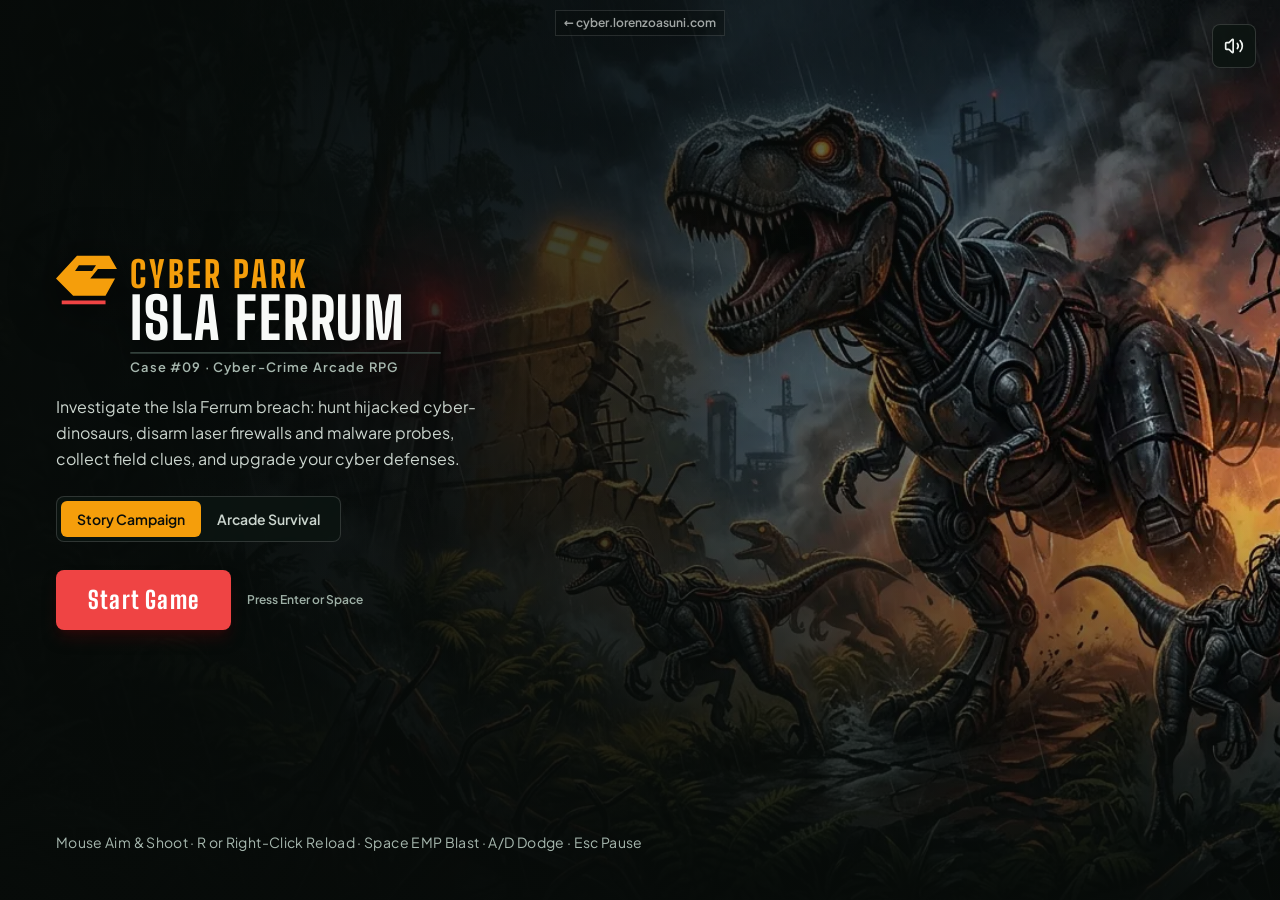
<file: game/index.html>
<!doctype html>
<html lang="en">
  <head>
    <meta charset="UTF-8" />
    <meta name="viewport" content="width=device-width, initial-scale=1.0" />
    <title>Cyber Park: Isla Ferrum · Cyber-Crime Arcade RPG</title>
    <meta name="description" content="A 90s-style arcade rail-shooter with a cyber-crime case to solve on Isla Ferrum. Hunt cyber-dinosaurs, gather clues and upgrade your cyber defenses." />
    <meta property="og:title" content="Cyber Park: Isla Ferrum · Cyber-Crime Arcade RPG" />
    <meta property="og:description" content="Hunt cyber-dinosaurs, disarm cyber hazards, solve Case #09, and upgrade your defenses." />
    <meta property="og:type" content="website" />
    <meta name="twitter:card" content="summary_large_image" />
    <script type="module" crossorigin src="./assets/index-BjvZx_1M.js"></script>
    <link rel="stylesheet" crossorigin href="./assets/index-Dqd_2524.css">
  </head>
  <body class="bg-[#090E0C] text-[#F1F5F2] antialiased overflow-hidden select-none">
    <div id="root"></div>
    <a href="https://cyber.lorenzoasuni.com/#arcade" id="torna" style="position:fixed;left:50%;top:10px;transform:translateX(-50%);z-index:50;font:600 12px/1 'Plus Jakarta Sans',system-ui,sans-serif;color:#F1F5F2;opacity:.65;text-decoration:none;padding:6px 8px;background:rgba(9,14,12,.6);border:1px solid rgba(241,245,242,.2)">&larr; cyber.lorenzoasuni.com</a>
    <script>if (window.self !== window.top) document.getElementById('torna').remove();</script>
  </body>
</html>
</file>
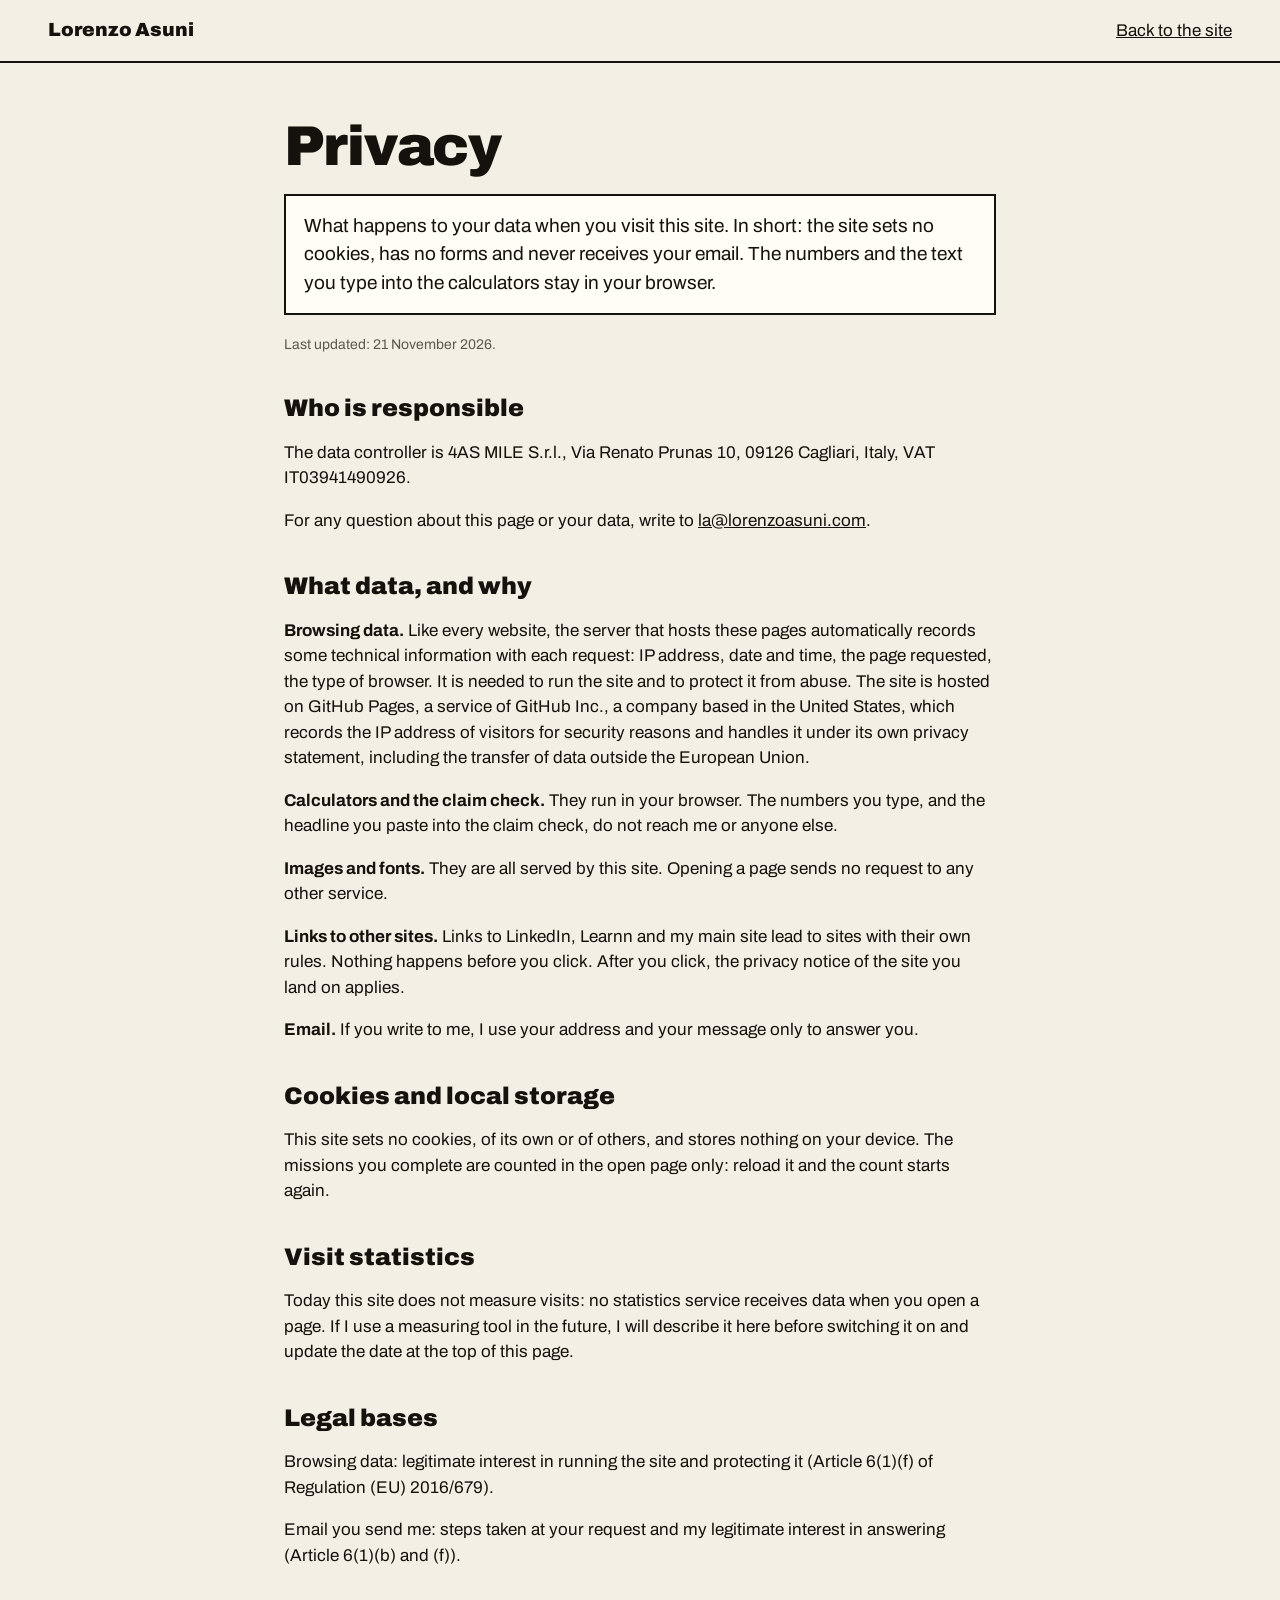
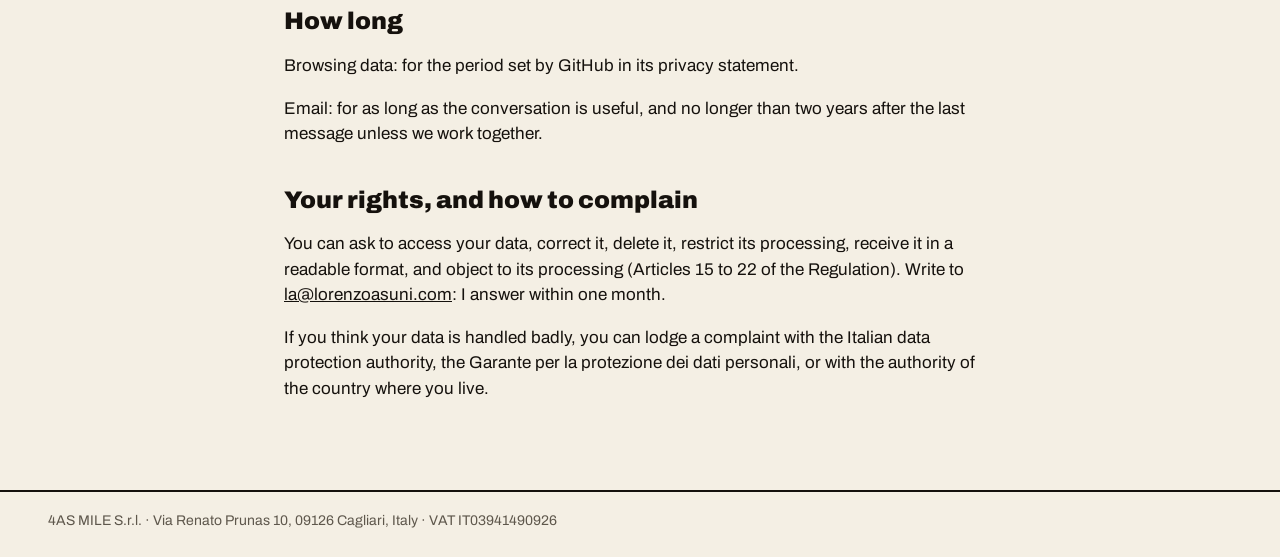
<file: privacy.html>
<!doctype html>
<html lang="en">
<head>
<meta charset="utf-8">
<meta name="viewport" content="width=device-width, initial-scale=1">
<title>Privacy. Lorenzo Asuni, cybersecurity go-to-market</title>
<link rel="canonical" href="https://cyber.lorenzoasuni.com/privacy.html">
<style>
@font-face { font-family: 'Archivo'; src: url('fonts/archivo-v25-latin-regular.woff2') format('woff2'); font-weight: 400; font-display: swap; }
@font-face { font-family: 'Archivo'; src: url('fonts/archivo-v25-latin-700.woff2') format('woff2'); font-weight: 700; font-display: swap; }
@font-face { font-family: 'Archivo'; src: url('fonts/archivo-v25-latin-900.woff2') format('woff2'); font-weight: 900; font-display: swap; }
:root { --carta: #F4EFE4; --carta-chiara: #FFFDF6; --ink: #15110D; --giallo: #F7C948; --nota: #5E574C; --rosso: #E2381C; }
* { box-sizing: border-box; }
body { margin: 0; background: var(--carta); color: var(--ink); font-family: 'Archivo', 'Helvetica Neue', Arial, sans-serif; font-size: 17px; line-height: 1.5; }
a { color: inherit; }
a:focus-visible { outline: 3px solid var(--rosso); outline-offset: 2px; }
header { display: flex; justify-content: space-between; align-items: center; padding: 16px 48px; border-bottom: 2px solid var(--ink); }
header a.nome { font-weight: 900; font-size: 19px; text-decoration: none; }
main { max-width: 760px; margin: 0 auto; padding: 56px 24px 72px; }
h1 { font-weight: 900; font-size: clamp(36px, 5vw, 56px); line-height: 1; letter-spacing: -.02em; margin: 0 0 18px; }
h2 { font-weight: 900; font-size: 24px; line-height: 1.15; margin: 40px 0 10px; }
.sunto { font-size: 19px; background: var(--carta-chiara); border: 2px solid var(--ink); padding: 16px 18px; }
.data { font-size: 14px; color: var(--nota); }
footer { border-top: 2px solid var(--ink); padding: 18px 48px 26px; font-size: 14px; color: var(--nota); }
@media (max-width: 700px) { header, footer { padding-left: 20px; padding-right: 20px; } }
</style>
</head>
<body>
<header>
  <a class="nome" href="./">Lorenzo Asuni</a>
  <a href="./">Back to the site</a>
</header>
<main>
  <h1>Privacy</h1>
  <p class="sunto">What happens to your data when you visit this site. In short: the site sets no cookies, has no forms and never receives your email. The numbers and the text you type into the calculators stay in your browser.</p>
  <p class="data">Last updated: 21 November 2026.</p>

  <h2>Who is responsible</h2>
  <p>The data controller is 4AS MILE S.r.l., Via Renato Prunas 10, 09126 Cagliari, Italy, VAT IT03941490926.</p>
  <p>For any question about this page or your data, write to <a href="mailto:la@lorenzoasuni.com">la@lorenzoasuni.com</a>.</p>

  <h2>What data, and why</h2>
  <p><strong>Browsing data.</strong> Like every website, the server that hosts these pages automatically records some technical information with each request: IP address, date and time, the page requested, the type of browser. It is needed to run the site and to protect it from abuse. The site is hosted on GitHub Pages, a service of GitHub Inc., a company based in the United States, which records the IP address of visitors for security reasons and handles it under its own privacy statement, including the transfer of data outside the European Union.</p>
  <p><strong>Calculators and the claim check.</strong> They run in your browser. The numbers you type, and the headline you paste into the claim check, do not reach me or anyone else.</p>
  <p><strong>Images and fonts.</strong> They are all served by this site. Opening a page sends no request to any other service.</p>
  <p><strong>Links to other sites.</strong> Links to LinkedIn, Learnn and my main site lead to sites with their own rules. Nothing happens before you click. After you click, the privacy notice of the site you land on applies.</p>
  <p><strong>Email.</strong> If you write to me, I use your address and your message only to answer you.</p>

  <h2>Cookies and local storage</h2>
  <p>This site sets no cookies, of its own or of others, and stores nothing on your device. The missions you complete are counted in the open page only: reload it and the count starts again.</p>

  <h2>Visit statistics</h2>
  <p>Today this site does not measure visits: no statistics service receives data when you open a page. If I use a measuring tool in the future, I will describe it here before switching it on and update the date at the top of this page.</p>

  <h2>Legal bases</h2>
  <p>Browsing data: legitimate interest in running the site and protecting it (Article 6(1)(f) of Regulation (EU) 2016/679).</p>
  <p>Email you send me: steps taken at your request and my legitimate interest in answering (Article 6(1)(b) and (f)).</p>

  <h2>How long</h2>
  <p>Browsing data: for the period set by GitHub in its privacy statement.</p>
  <p>Email: for as long as the conversation is useful, and no longer than two years after the last message unless we work together.</p>

  <h2>Your rights, and how to complain</h2>
  <p>You can ask to access your data, correct it, delete it, restrict its processing, receive it in a readable format, and object to its processing (Articles 15 to 22 of the Regulation). Write to <a href="mailto:la@lorenzoasuni.com">la@lorenzoasuni.com</a>: I answer within one month.</p>
  <p>If you think your data is handled badly, you can lodge a complaint with the Italian data protection authority, the Garante per la protezione dei dati personali, or with the authority of the country where you live.</p>
</main>
<footer>4AS MILE S.r.l. · Via Renato Prunas 10, 09126 Cagliari, Italy · VAT IT03941490926</footer>
</body>
</html>
</file>
<file: game/assets/index-Dqd_2524.css>
@font-face{font-family:Big Shoulders Display;font-style:normal;font-display:swap;font-weight:700;src:url(./big-shoulders-display-latin-700-normal-KM2fueoL.woff2)format("woff2"),url(./big-shoulders-display-latin-700-normal-CMi6UoP4.woff)format("woff")}@font-face{font-family:Big Shoulders Display;font-style:normal;font-display:swap;font-weight:800;src:url(./big-shoulders-display-latin-800-normal-DDUD9Xuh.woff2)format("woff2"),url(./big-shoulders-display-latin-800-normal-CI0lhnTM.woff)format("woff")}@font-face{font-family:JetBrains Mono;font-style:normal;font-display:swap;font-weight:500;src:url(./jetbrains-mono-latin-500-normal-BWZEU5yA.woff2)format("woff2"),url(./jetbrains-mono-latin-500-normal-CJOVTJB7.woff)format("woff")}@font-face{font-family:JetBrains Mono;font-style:normal;font-display:swap;font-weight:700;src:url(./jetbrains-mono-latin-700-normal-BYuf6tUa.woff2)format("woff2"),url(./jetbrains-mono-latin-700-normal-D3wTyLJW.woff)format("woff")}@font-face{font-family:Plus Jakarta Sans;font-style:normal;font-display:swap;font-weight:400;src:url(./plus-jakarta-sans-latin-400-normal-Dhut76fR.woff2)format("woff2"),url(./plus-jakarta-sans-latin-400-normal-BDKaGhyp.woff)format("woff")}@font-face{font-family:Plus Jakarta Sans;font-style:normal;font-display:swap;font-weight:600;src:url(./plus-jakarta-sans-latin-600-normal-DLTa1BUW.woff2)format("woff2"),url(./plus-jakarta-sans-latin-600-normal-BR_Ojra4.woff)format("woff")}@font-face{font-family:Plus Jakarta Sans;font-style:normal;font-display:swap;font-weight:700;src:url(./plus-jakarta-sans-latin-700-normal-CfpNZvy6.woff2)format("woff2"),url(./plus-jakarta-sans-latin-700-normal-DqEcQeE5.woff)format("woff")}@layer properties{@supports (((-webkit-hyphens:none)) and (not (margin-trim:block))) or ((-moz-orient:inline) and (not (color:rgb(from red r g b)))){*,:before,:after,::backdrop{--tw-rotate-x:initial;--tw-rotate-y:initial;--tw-rotate-z:initial;--tw-skew-x:initial;--tw-skew-y:initial;--tw-space-y-reverse:0;--tw-border-style:solid;--tw-gradient-position:initial;--tw-gradient-from:#0000;--tw-gradient-via:#0000;--tw-gradient-to:#0000;--tw-gradient-stops:initial;--tw-gradient-via-stops:initial;--tw-gradient-from-position:0%;--tw-gradient-via-position:50%;--tw-gradient-to-position:100%;--tw-leading:initial;--tw-font-weight:initial;--tw-tracking:initial;--tw-ordinal:initial;--tw-slashed-zero:initial;--tw-numeric-figure:initial;--tw-numeric-spacing:initial;--tw-numeric-fraction:initial;--tw-shadow:0 0 #0000;--tw-shadow-color:initial;--tw-shadow-alpha:100%;--tw-inset-shadow:0 0 #0000;--tw-inset-shadow-color:initial;--tw-inset-shadow-alpha:100%;--tw-ring-color:initial;--tw-ring-shadow:0 0 #0000;--tw-inset-ring-color:initial;--tw-inset-ring-shadow:0 0 #0000;--tw-ring-inset:initial;--tw-ring-offset-width:0px;--tw-ring-offset-color:#fff;--tw-ring-offset-shadow:0 0 #0000;--tw-blur:initial;--tw-brightness:initial;--tw-contrast:initial;--tw-grayscale:initial;--tw-hue-rotate:initial;--tw-invert:initial;--tw-opacity:initial;--tw-saturate:initial;--tw-sepia:initial;--tw-drop-shadow:initial;--tw-drop-shadow-color:initial;--tw-drop-shadow-alpha:100%;--tw-drop-shadow-size:initial;--tw-duration:initial;--tw-outline-style:solid}}}@layer theme{:root,:host{--font-sans:"Plus Jakarta Sans", system-ui, sans-serif;--font-mono:"JetBrains Mono", monospace;--color-red-950:oklch(25.8% .092 26.042);--color-white:#fff;--spacing:.25rem;--container-md:28rem;--container-lg:32rem;--container-xl:36rem;--container-2xl:42rem;--container-4xl:56rem;--text-xs:.75rem;--text-xs--line-height:calc(1 / .75);--text-sm:.875rem;--text-sm--line-height:calc(1.25 / .875);--text-base:1rem;--text-base--line-height:calc(1.5 / 1);--text-xl:1.25rem;--text-xl--line-height:calc(1.75 / 1.25);--text-2xl:1.5rem;--text-2xl--line-height:calc(2 / 1.5);--text-3xl:1.875rem;--text-3xl--line-height:calc(2.25 / 1.875);--text-4xl:2.25rem;--text-4xl--line-height:calc(2.5 / 2.25);--font-weight-normal:400;--font-weight-semibold:600;--font-weight-bold:700;--font-weight-extrabold:800;--tracking-wide:.025em;--tracking-wider:.05em;--leading-relaxed:1.625;--radius-sm:.25rem;--radius-md:.375rem;--radius-lg:.5rem;--radius-xl:.75rem;--default-transition-duration:.15s;--default-transition-timing-function:cubic-bezier(.4, 0, .2, 1);--default-font-family:var(--font-sans);--default-mono-font-family:var(--font-mono);--font-display:"Big Shoulders Display", sans-serif}}@layer base{*,:after,:before,::backdrop{box-sizing:border-box;border:0 solid;margin:0;padding:0}::file-selector-button{box-sizing:border-box;border:0 solid;margin:0;padding:0}html,:host{-webkit-text-size-adjust:100%;tab-size:4;line-height:1.5;font-family:var(--default-font-family,-apple-system, BlinkMacSystemFont, "Segoe UI", Roboto, "Helvetica Neue", "Noto Sans", Arial, sans-serif, "Apple Color Emoji", "Segoe UI Emoji", "Segoe UI Symbol", "Noto Color Emoji");font-feature-settings:var(--default-font-feature-settings,normal);font-variation-settings:var(--default-font-variation-settings,normal);-webkit-tap-highlight-color:transparent}hr{height:0;color:inherit;border-top-width:1px}abbr:where([title]){-webkit-text-decoration:underline dotted;text-decoration:underline dotted}h1,h2,h3,h4,h5,h6{font-size:inherit;font-weight:inherit}a{color:inherit;-webkit-text-decoration:inherit;-webkit-text-decoration:inherit;-webkit-text-decoration:inherit;-webkit-text-decoration:inherit;text-decoration:inherit}b,strong{font-weight:bolder}code,kbd,samp,pre{font-family:var(--default-mono-font-family,ui-monospace, SFMono-Regular, Menlo, Monaco, Consolas, "Liberation Mono", "Courier New", monospace);font-feature-settings:var(--default-mono-font-feature-settings,normal);font-variation-settings:var(--default-mono-font-variation-settings,normal);font-size:1em}small{font-size:80%}sub,sup{vertical-align:baseline;font-size:75%;line-height:0;position:relative}sub{bottom:-.25em}sup{top:-.5em}table{text-indent:0;border-color:inherit;border-collapse:collapse}:-moz-focusring:where(:not(iframe)){outline:auto}progress{vertical-align:baseline}summary{display:list-item}ol,ul,menu{list-style:none}img,svg,video,canvas,audio,iframe,embed,object{vertical-align:middle;display:block}img,video{max-width:100%;height:auto}button,input,select,optgroup,textarea{font:inherit;font-feature-settings:inherit;font-variation-settings:inherit;letter-spacing:inherit;color:inherit;opacity:1;background-color:#0000;border-radius:0}::file-selector-button{font:inherit;font-feature-settings:inherit;font-variation-settings:inherit;letter-spacing:inherit;color:inherit;opacity:1;background-color:#0000;border-radius:0}:where(select:is([multiple],[size])) optgroup{font-weight:bolder}:where(select:is([multiple],[size])) optgroup option{padding-inline-start:20px}::file-selector-button{margin-inline-end:4px}::placeholder{opacity:1}@supports (not ((-webkit-appearance:-apple-pay-button))) or (contain-intrinsic-size:1px){::placeholder{color:currentColor}@supports (color:color-mix(in lab, red, red)){::placeholder{color:color-mix(in oklab, currentcolor 50%, transparent)}}}textarea{resize:vertical}::-webkit-search-decoration{-webkit-appearance:none}::-webkit-date-and-time-value{min-height:1lh;text-align:inherit}::-webkit-datetime-edit{display:inline-flex}::-webkit-datetime-edit-fields-wrapper{padding:0}::-webkit-datetime-edit{padding-block:0}::-webkit-datetime-edit-year-field{padding-block:0}::-webkit-datetime-edit-month-field{padding-block:0}::-webkit-datetime-edit-day-field{padding-block:0}::-webkit-datetime-edit-hour-field{padding-block:0}::-webkit-datetime-edit-minute-field{padding-block:0}::-webkit-datetime-edit-second-field{padding-block:0}::-webkit-datetime-edit-millisecond-field{padding-block:0}::-webkit-datetime-edit-meridiem-field{padding-block:0}::-webkit-calendar-picker-indicator{line-height:1}:-moz-ui-invalid{box-shadow:none}button,input:where([type=button],[type=reset],[type=submit]){appearance:button}::file-selector-button{appearance:button}::-webkit-inner-spin-button{height:auto}::-webkit-outer-spin-button{height:auto}[hidden]:where(:not([hidden=until-found])){display:none!important}}@layer components;@layer utilities{.pointer-events-auto{pointer-events:auto}.pointer-events-none{pointer-events:none}.absolute{position:absolute}.fixed{position:fixed}.relative{position:relative}.inset-0{inset:0}.top-6{top:calc(var(--spacing) * 6)}.right-6{right:calc(var(--spacing) * 6)}.z-10{z-index:10}.z-20{z-index:20}.z-30{z-index:30}.mx-auto{margin-inline:auto}.mt-0\.5{margin-top:calc(var(--spacing) * .5)}.mt-1{margin-top:var(--spacing)}.mt-1\.5{margin-top:calc(var(--spacing) * 1.5)}.mt-2{margin-top:calc(var(--spacing) * 2)}.mt-3{margin-top:calc(var(--spacing) * 3)}.mt-4{margin-top:calc(var(--spacing) * 4)}.mt-6{margin-top:calc(var(--spacing) * 6)}.mt-7{margin-top:calc(var(--spacing) * 7)}.mb-1\.5{margin-bottom:calc(var(--spacing) * 1.5)}.block{display:block}.flex{display:flex}.grid{display:grid}.hidden{display:none}.inline-flex{display:inline-flex}.h-1\.5{height:calc(var(--spacing) * 1.5)}.h-2{height:calc(var(--spacing) * 2)}.h-2\.5{height:calc(var(--spacing) * 2.5)}.h-3{height:calc(var(--spacing) * 3)}.h-3\.5{height:calc(var(--spacing) * 3.5)}.h-4{height:calc(var(--spacing) * 4)}.h-5{height:calc(var(--spacing) * 5)}.h-10{height:calc(var(--spacing) * 10)}.h-11{height:calc(var(--spacing) * 11)}.h-14{height:calc(var(--spacing) * 14)}.h-20{height:calc(var(--spacing) * 20)}.h-full{height:100%}.h-screen{height:100vh}.max-h-\[92vh\]{max-height:92vh}.w-1\.5{width:calc(var(--spacing) * 1.5)}.w-3\.5{width:calc(var(--spacing) * 3.5)}.w-4{width:calc(var(--spacing) * 4)}.w-5{width:calc(var(--spacing) * 5)}.w-10{width:calc(var(--spacing) * 10)}.w-11{width:calc(var(--spacing) * 11)}.w-14{width:calc(var(--spacing) * 14)}.w-20{width:calc(var(--spacing) * 20)}.w-full{width:100%}.w-screen{width:100vw}.max-w-2xl{max-width:var(--container-2xl)}.max-w-4xl{max-width:var(--container-4xl)}.max-w-\[165px\]{max-width:165px}.max-w-\[260px\]{max-width:260px}.max-w-\[400px\]{max-width:400px}.max-w-lg{max-width:var(--container-lg)}.max-w-md{max-width:var(--container-md)}.max-w-xl{max-width:var(--container-xl)}.min-w-0{min-width:0}.min-w-\[205px\]{min-width:205px}.min-w-\[250px\]{min-width:250px}.min-w-\[320px\]{min-width:320px}.flex-1{flex:1}.shrink-0{flex-shrink:0}.origin-left{transform-origin:0}.transform{transform:var(--tw-rotate-x, ) var(--tw-rotate-y, ) var(--tw-rotate-z, ) var(--tw-skew-x, ) var(--tw-skew-y, )}.cursor-default{cursor:default}.cursor-none{cursor:none}.cursor-not-allowed{cursor:not-allowed}.resize{resize:both}.grid-cols-2{grid-template-columns:repeat(2,minmax(0,1fr))}.flex-col{flex-direction:column}.flex-wrap{flex-wrap:wrap}.items-center{align-items:center}.items-end{align-items:flex-end}.items-start{align-items:flex-start}.justify-between{justify-content:space-between}.justify-center{justify-content:center}.justify-end{justify-content:flex-end}.gap-1{gap:var(--spacing)}.gap-1\.5{gap:calc(var(--spacing) * 1.5)}.gap-2{gap:calc(var(--spacing) * 2)}.gap-2\.5{gap:calc(var(--spacing) * 2.5)}.gap-3{gap:calc(var(--spacing) * 3)}.gap-3\.5{gap:calc(var(--spacing) * 3.5)}.gap-4{gap:calc(var(--spacing) * 4)}.gap-5{gap:calc(var(--spacing) * 5)}.gap-6{gap:calc(var(--spacing) * 6)}:where(.space-y-2>:not(:last-child)){--tw-space-y-reverse:0;margin-block-start:calc(calc(var(--spacing) * 2) * var(--tw-space-y-reverse));margin-block-end:calc(calc(var(--spacing) * 2) * calc(1 - var(--tw-space-y-reverse)))}:where(.space-y-2\.5>:not(:last-child)){--tw-space-y-reverse:0;margin-block-start:calc(calc(var(--spacing) * 2.5) * var(--tw-space-y-reverse));margin-block-end:calc(calc(var(--spacing) * 2.5) * calc(1 - var(--tw-space-y-reverse)))}:where(.space-y-3>:not(:last-child)){--tw-space-y-reverse:0;margin-block-start:calc(calc(var(--spacing) * 3) * var(--tw-space-y-reverse));margin-block-end:calc(calc(var(--spacing) * 3) * calc(1 - var(--tw-space-y-reverse)))}:where(.space-y-4>:not(:last-child)){--tw-space-y-reverse:0;margin-block-start:calc(calc(var(--spacing) * 4) * var(--tw-space-y-reverse));margin-block-end:calc(calc(var(--spacing) * 4) * calc(1 - var(--tw-space-y-reverse)))}:where(.space-y-6>:not(:last-child)){--tw-space-y-reverse:0;margin-block-start:calc(calc(var(--spacing) * 6) * var(--tw-space-y-reverse));margin-block-end:calc(calc(var(--spacing) * 6) * calc(1 - var(--tw-space-y-reverse)))}.truncate{text-overflow:ellipsis;white-space:nowrap;overflow:hidden}.overflow-hidden{overflow:hidden}.overflow-visible{overflow:visible}.overflow-y-auto{overflow-y:auto}.rounded-\[1px\]{border-radius:1px}.rounded-lg{border-radius:var(--radius-lg)}.rounded-md{border-radius:var(--radius-md)}.rounded-sm{border-radius:var(--radius-sm)}.rounded-xl{border-radius:var(--radius-xl)}.border{border-style:var(--tw-border-style);border-width:1px}.border-y{border-block-style:var(--tw-border-style);border-block-width:1px}.border-t{border-top-style:var(--tw-border-style);border-top-width:1px}.border-b{border-bottom-style:var(--tw-border-style);border-bottom-width:1px}.border-\[\#10B981\]\/40{border-color:oklab(69.5873% -.142158 .0448781/.4)}.border-\[\#10B981\]\/50{border-color:oklab(69.5873% -.142158 .0448781/.5)}.border-\[\#38BDF8\]\/25{border-color:oklab(75.3513% -.0842999 -.110505/.25)}.border-\[\#EF4444\]\/40{border-color:oklab(63.6834% .187864 .0889286/.4)}.border-\[\#EF4444\]\/50{border-color:oklab(63.6834% .187864 .0889286/.5)}.border-\[\#F59E0B\]\/25{border-color:oklab(76.8591% .0560995 .154808/.25)}.border-\[\#F59E0B\]\/40{border-color:oklab(76.8591% .0560995 .154808/.4)}.border-white\/5{border-color:#ffffff0d}@supports (color:color-mix(in lab, red, red)){.border-white\/5{border-color:color-mix(in oklab, var(--color-white) 5%, transparent)}}.border-white\/10{border-color:#ffffff1a}@supports (color:color-mix(in lab, red, red)){.border-white\/10{border-color:color-mix(in oklab, var(--color-white) 10%, transparent)}}.border-white\/12{border-color:#ffffff1f}@supports (color:color-mix(in lab, red, red)){.border-white\/12{border-color:color-mix(in oklab, var(--color-white) 12%, transparent)}}.border-white\/15{border-color:#ffffff26}@supports (color:color-mix(in lab, red, red)){.border-white\/15{border-color:color-mix(in oklab, var(--color-white) 15%, transparent)}}.border-white\/20{border-color:#fff3}@supports (color:color-mix(in lab, red, red)){.border-white\/20{border-color:color-mix(in oklab, var(--color-white) 20%, transparent)}}.bg-\[\#0B1210\]{background-color:#0b1210}.bg-\[\#0C1411\]\/85{background-color:oklab(18.1887% -.0133695 .00242969/.85)}.bg-\[\#0C1411\]\/90{background-color:oklab(18.1887% -.0133695 .00242969/.9)}.bg-\[\#0D231B\]{background-color:#0d231b}.bg-\[\#0D1412\]{background-color:#0d1412}.bg-\[\#0D1512\]{background-color:#0d1512}.bg-\[\#0E1814\]{background-color:#0e1814}.bg-\[\#0F241D\]{background-color:#0f241d}.bg-\[\#1A2621\]{background-color:#1a2621}.bg-\[\#1B0C0C\]{background-color:#1b0c0c}.bg-\[\#1D2B26\]{background-color:#1d2b26}.bg-\[\#1F2D27\]{background-color:#1f2d27}.bg-\[\#2A1313\]{background-color:#2a1313}.bg-\[\#10B981\]{background-color:#10b981}.bg-\[\#38BDF8\]{background-color:#38bdf8}.bg-\[\#060A08\]\/85{background-color:oklab(13.8704% -.00860158 .0022706/.85)}.bg-\[\#060A08\]\/90{background-color:oklab(13.8704% -.00860158 .0022706/.9)}.bg-\[\#080D0B\]{background-color:#080d0b}.bg-\[\#090E0C\]{background-color:#090e0c}.bg-\[\#090F0D\]\/80{background-color:oklab(16.114% -.0103082 .00133036/.8)}.bg-\[\#090F0D\]\/85{background-color:oklab(16.114% -.0103082 .00133036/.85)}.bg-\[\#090F0D\]\/90{background-color:oklab(16.114% -.0103082 .00133036/.9)}.bg-\[\#101B17\]{background-color:#101b17}.bg-\[\#101C22\]{background-color:#101c22}.bg-\[\#121B17\]{background-color:#121b17}.bg-\[\#140B0B\]\/85{background-color:oklab(16.2221% .0150034 .00514697/.85)}.bg-\[\#151D18\]{background-color:#151d18}.bg-\[\#241A0D\]{background-color:#241a0d}.bg-\[\#260D0D\]\/90{background-color:oklab(19.8963% .0394304 .0156421/.9)}.bg-\[\#0284C7\]{background-color:#0284c7}.bg-\[\#12201B\]{background-color:#12201b}.bg-\[\#13202A\]{background-color:#13202a}.bg-\[\#15201B\]{background-color:#15201b}.bg-\[\#16241E\]{background-color:#16241e}.bg-\[\#101916\]{background-color:#101916}.bg-\[\#EF4444\]{background-color:#ef4444}.bg-\[\#F59E0B\]{background-color:#f59e0b}.bg-transparent{background-color:#0000}.bg-gradient-to-br{--tw-gradient-position:to bottom right in oklab;background-image:linear-gradient(var(--tw-gradient-stops))}.bg-gradient-to-r{--tw-gradient-position:to right in oklab;background-image:linear-gradient(var(--tw-gradient-stops))}.bg-gradient-to-t{--tw-gradient-position:to top in oklab;background-image:linear-gradient(var(--tw-gradient-stops))}.from-\[\#0B1612\]{--tw-gradient-from:#0b1612;--tw-gradient-stops:var(--tw-gradient-via-stops,var(--tw-gradient-position), var(--tw-gradient-from) var(--tw-gradient-from-position), var(--tw-gradient-to) var(--tw-gradient-to-position))}.from-\[\#070B09\]\/90{--tw-gradient-from:oklab(14.3858% -.00804356 .00214945/.9);--tw-gradient-stops:var(--tw-gradient-via-stops,var(--tw-gradient-position), var(--tw-gradient-from) var(--tw-gradient-from-position), var(--tw-gradient-to) var(--tw-gradient-to-position))}.from-\[\#070B09\]\/95{--tw-gradient-from:oklab(14.3858% -.00804356 .00214945/.95);--tw-gradient-stops:var(--tw-gradient-via-stops,var(--tw-gradient-position), var(--tw-gradient-from) var(--tw-gradient-from-position), var(--tw-gradient-to) var(--tw-gradient-to-position))}.via-\[\#070B09\]\/70{--tw-gradient-via:oklab(14.3858% -.00804356 .00214945/.7);--tw-gradient-via-stops:var(--tw-gradient-position), var(--tw-gradient-from) var(--tw-gradient-from-position), var(--tw-gradient-via) var(--tw-gradient-via-position), var(--tw-gradient-to) var(--tw-gradient-to-position);--tw-gradient-stops:var(--tw-gradient-via-stops)}.via-\[\#13261E\]{--tw-gradient-via:#13261e;--tw-gradient-via-stops:var(--tw-gradient-position), var(--tw-gradient-from) var(--tw-gradient-from-position), var(--tw-gradient-via) var(--tw-gradient-via-position), var(--tw-gradient-to) var(--tw-gradient-to-position);--tw-gradient-stops:var(--tw-gradient-via-stops)}.via-transparent{--tw-gradient-via:transparent;--tw-gradient-via-stops:var(--tw-gradient-position), var(--tw-gradient-from) var(--tw-gradient-from-position), var(--tw-gradient-via) var(--tw-gradient-via-position), var(--tw-gradient-to) var(--tw-gradient-to-position);--tw-gradient-stops:var(--tw-gradient-via-stops)}.to-\[\#070B09\]\/40{--tw-gradient-to:oklab(14.3858% -.00804356 .00214945/.4);--tw-gradient-stops:var(--tw-gradient-via-stops,var(--tw-gradient-position), var(--tw-gradient-from) var(--tw-gradient-from-position), var(--tw-gradient-to) var(--tw-gradient-to-position))}.to-\[\#26140F\]{--tw-gradient-to:#26140f;--tw-gradient-stops:var(--tw-gradient-via-stops,var(--tw-gradient-position), var(--tw-gradient-from) var(--tw-gradient-from-position), var(--tw-gradient-to) var(--tw-gradient-to-position))}.to-transparent{--tw-gradient-to:transparent;--tw-gradient-stops:var(--tw-gradient-via-stops,var(--tw-gradient-position), var(--tw-gradient-from) var(--tw-gradient-from-position), var(--tw-gradient-to) var(--tw-gradient-to-position))}.object-cover{object-fit:cover}.object-center{object-position:center}.object-top{object-position:top}.p-1{padding:var(--spacing)}.p-1\.5{padding:calc(var(--spacing) * 1.5)}.p-3{padding:calc(var(--spacing) * 3)}.p-3\.5{padding:calc(var(--spacing) * 3.5)}.p-4{padding:calc(var(--spacing) * 4)}.p-5{padding:calc(var(--spacing) * 5)}.p-6{padding:calc(var(--spacing) * 6)}.p-7{padding:calc(var(--spacing) * 7)}.px-3\.5{padding-inline:calc(var(--spacing) * 3.5)}.px-4{padding-inline:calc(var(--spacing) * 4)}.px-5{padding-inline:calc(var(--spacing) * 5)}.px-6{padding-inline:calc(var(--spacing) * 6)}.px-8{padding-inline:calc(var(--spacing) * 8)}.py-1\.5{padding-block:calc(var(--spacing) * 1.5)}.py-2{padding-block:calc(var(--spacing) * 2)}.py-2\.5{padding-block:calc(var(--spacing) * 2.5)}.py-3{padding-block:calc(var(--spacing) * 3)}.py-3\.5{padding-block:calc(var(--spacing) * 3.5)}.py-4{padding-block:calc(var(--spacing) * 4)}.py-10{padding-block:calc(var(--spacing) * 10)}.pt-0\.5{padding-top:calc(var(--spacing) * .5)}.pt-1{padding-top:var(--spacing)}.pt-2{padding-top:calc(var(--spacing) * 2)}.pb-4{padding-bottom:calc(var(--spacing) * 4)}.text-center{text-align:center}.text-left{text-align:left}.font-display{font-family:var(--font-display)}.font-mono{font-family:var(--font-mono)}.text-2xl{font-size:var(--text-2xl);line-height:var(--tw-leading,var(--text-2xl--line-height))}.text-3xl{font-size:var(--text-3xl);line-height:var(--tw-leading,var(--text-3xl--line-height))}.text-4xl{font-size:var(--text-4xl);line-height:var(--tw-leading,var(--text-4xl--line-height))}.text-base{font-size:var(--text-base);line-height:var(--tw-leading,var(--text-base--line-height))}.text-sm{font-size:var(--text-sm);line-height:var(--tw-leading,var(--text-sm--line-height))}.text-xl{font-size:var(--text-xl);line-height:var(--tw-leading,var(--text-xl--line-height))}.text-xs{font-size:var(--text-xs);line-height:var(--tw-leading,var(--text-xs--line-height))}.text-\[11px\]{font-size:11px}.leading-none{--tw-leading:1;line-height:1}.leading-relaxed{--tw-leading:var(--leading-relaxed);line-height:var(--leading-relaxed)}.font-bold{--tw-font-weight:var(--font-weight-bold);font-weight:var(--font-weight-bold)}.font-extrabold{--tw-font-weight:var(--font-weight-extrabold);font-weight:var(--font-weight-extrabold)}.font-normal{--tw-font-weight:var(--font-weight-normal);font-weight:var(--font-weight-normal)}.font-semibold{--tw-font-weight:var(--font-weight-semibold);font-weight:var(--font-weight-semibold)}.tracking-wide{--tw-tracking:var(--tracking-wide);letter-spacing:var(--tracking-wide)}.tracking-wider{--tw-tracking:var(--tracking-wider);letter-spacing:var(--tracking-wider)}.whitespace-nowrap{white-space:nowrap}.text-\[\#9EB0A6\]{color:#9eb0a6}.text-\[\#10B981\]{color:#10b981}.text-\[\#38BDF8\]{color:#38bdf8}.text-\[\#090D0B\]{color:#090d0b}.text-\[\#05140E\]{color:#05140e}.text-\[\#64748B\]{color:#64748b}.text-\[\#071016\]{color:#071016}.text-\[\#A7B8AF\]{color:#a7b8af}.text-\[\#A7F3D0\]{color:#a7f3d0}.text-\[\#CBD5CE\]{color:#cbd5ce}.text-\[\#D1DCD5\]{color:#d1dcd5}.text-\[\#E2ECE6\]{color:#e2ece6}.text-\[\#EF4444\]{color:#ef4444}.text-\[\#F1F5F2\]{color:#f1f5f2}.text-\[\#F8FAF8\]{color:#f8faf8}.text-\[\#F59E0B\]{color:#f59e0b}.text-\[\#FBBF24\]{color:#fbbf24}.text-\[\#FCA5A5\]{color:#fca5a5}.text-\[\#FDE68A\]{color:#fde68a}.text-white{color:var(--color-white)}.tabular-nums{--tw-numeric-spacing:tabular-nums;font-variant-numeric:var(--tw-ordinal, ) var(--tw-slashed-zero, ) var(--tw-numeric-figure, ) var(--tw-numeric-spacing, ) var(--tw-numeric-fraction, )}.antialiased{-webkit-font-smoothing:antialiased;-moz-osx-font-smoothing:grayscale}.shadow{--tw-shadow:0 1px 3px 0 var(--tw-shadow-color,#0000001a), 0 1px 2px -1px var(--tw-shadow-color,#0000001a);box-shadow:var(--tw-inset-shadow), var(--tw-inset-ring-shadow), var(--tw-ring-offset-shadow), var(--tw-ring-shadow), var(--tw-shadow)}.shadow-2xl{--tw-shadow:0 25px 50px -12px var(--tw-shadow-color,#00000040);box-shadow:var(--tw-inset-shadow), var(--tw-inset-ring-shadow), var(--tw-ring-offset-shadow), var(--tw-ring-shadow), var(--tw-shadow)}.shadow-lg{--tw-shadow:0 10px 15px -3px var(--tw-shadow-color,#0000001a), 0 4px 6px -4px var(--tw-shadow-color,#0000001a);box-shadow:var(--tw-inset-shadow), var(--tw-inset-ring-shadow), var(--tw-ring-offset-shadow), var(--tw-ring-shadow), var(--tw-shadow)}.shadow-md{--tw-shadow:0 4px 6px -1px var(--tw-shadow-color,#0000001a), 0 2px 4px -2px var(--tw-shadow-color,#0000001a);box-shadow:var(--tw-inset-shadow), var(--tw-inset-ring-shadow), var(--tw-ring-offset-shadow), var(--tw-ring-shadow), var(--tw-shadow)}.ring{--tw-ring-shadow:var(--tw-ring-inset, ) 0 0 0 calc(1px + var(--tw-ring-offset-width)) var(--tw-ring-color,currentcolor);box-shadow:var(--tw-inset-shadow), var(--tw-inset-ring-shadow), var(--tw-ring-offset-shadow), var(--tw-ring-shadow), var(--tw-shadow)}.shadow-red-950\/50{--tw-shadow-color:#46080980}@supports (color:color-mix(in lab, red, red)){.shadow-red-950\/50{--tw-shadow-color:color-mix(in oklab, color-mix(in oklab, var(--color-red-950) 50%, transparent) var(--tw-shadow-alpha), transparent)}}.blur{--tw-blur:blur(8px);filter:var(--tw-blur, ) var(--tw-brightness, ) var(--tw-contrast, ) var(--tw-grayscale, ) var(--tw-hue-rotate, ) var(--tw-invert, ) var(--tw-saturate, ) var(--tw-sepia, ) var(--tw-drop-shadow, )}.drop-shadow-\[0_6px_24px_rgba\(0\,0\,0\,0\.85\)\]{--tw-drop-shadow-size:drop-shadow(0 6px 24px var(--tw-drop-shadow-color,#000000d9));--tw-drop-shadow:var(--tw-drop-shadow-size);filter:var(--tw-blur, ) var(--tw-brightness, ) var(--tw-contrast, ) var(--tw-grayscale, ) var(--tw-hue-rotate, ) var(--tw-invert, ) var(--tw-saturate, ) var(--tw-sepia, ) var(--tw-drop-shadow, )}.filter{filter:var(--tw-blur, ) var(--tw-brightness, ) var(--tw-contrast, ) var(--tw-grayscale, ) var(--tw-hue-rotate, ) var(--tw-invert, ) var(--tw-saturate, ) var(--tw-sepia, ) var(--tw-drop-shadow, )}.transition-colors{transition-property:color,background-color,border-color,outline-color,text-decoration-color,fill,stroke,--tw-gradient-from,--tw-gradient-via,--tw-gradient-to;transition-timing-function:var(--tw-ease,var(--default-transition-timing-function));transition-duration:var(--tw-duration,var(--default-transition-duration))}.transition-transform{transition-property:transform,translate,scale,rotate;transition-timing-function:var(--tw-ease,var(--default-transition-timing-function));transition-duration:var(--tw-duration,var(--default-transition-duration))}.duration-150{--tw-duration:.15s;transition-duration:.15s}.select-none{-webkit-user-select:none;user-select:none}@media (hover:hover){.hover\:scale-\[1\.02\]:hover{scale:1.02}.hover\:border-\[\#F59E0B\]:hover{border-color:#f59e0b}.hover\:border-white\/25:hover{border-color:#ffffff40}@supports (color:color-mix(in lab, red, red)){.hover\:border-white\/25:hover{border-color:color-mix(in oklab, var(--color-white) 25%, transparent)}}.hover\:border-white\/30:hover{border-color:#ffffff4d}@supports (color:color-mix(in lab, red, red)){.hover\:border-white\/30:hover{border-color:color-mix(in oklab, var(--color-white) 30%, transparent)}}.hover\:bg-\[\#34D399\]:hover{background-color:#34d399}.hover\:bg-\[\#17211C\]:hover{background-color:#17211c}.hover\:bg-\[\#DC2626\]:hover{background-color:#dc2626}.hover\:bg-\[\#FBBF24\]:hover{background-color:#fbbf24}.hover\:text-\[\#F59E0B\]:hover{color:#f59e0b}.hover\:text-white:hover{color:var(--color-white)}}.focus-visible\:outline-2:focus-visible{outline-style:var(--tw-outline-style);outline-width:2px}.focus-visible\:outline-\[\#F59E0B\]:focus-visible{outline-color:#f59e0b}.focus-visible\:outline-white:focus-visible{outline-color:var(--color-white)}.active\:scale-\[0\.98\]:active{scale:.98}@media (width>=40rem){.sm\:grid-cols-2{grid-template-columns:repeat(2,minmax(0,1fr))}.sm\:p-5{padding:calc(var(--spacing) * 5)}.sm\:p-6{padding:calc(var(--spacing) * 6)}.sm\:p-8{padding:calc(var(--spacing) * 8)}.sm\:px-14{padding-inline:calc(var(--spacing) * 14)}.sm\:py-12{padding-block:calc(var(--spacing) * 12)}.sm\:text-base{font-size:var(--text-base);line-height:var(--tw-leading,var(--text-base--line-height))}.sm\:text-sm{font-size:var(--text-sm);line-height:var(--tw-leading,var(--text-sm--line-height))}}@media (width>=48rem){.md\:flex{display:flex}}@media (width>=64rem){.lg\:grid-cols-2{grid-template-columns:repeat(2,minmax(0,1fr))}}}@keyframes slow-pan{0%{transform:scale(1.03)translate(0)}50%{transform:scale(1.07)translate(-10px,-6px)}to{transform:scale(1.03)translate(0)}}.animate-slow-pan{animation:22s ease-in-out infinite slow-pan}@media (prefers-reduced-motion:reduce){.animate-slow-pan{animation:none}}@property --tw-rotate-x{syntax:"*";inherits:false}@property --tw-rotate-y{syntax:"*";inherits:false}@property --tw-rotate-z{syntax:"*";inherits:false}@property --tw-skew-x{syntax:"*";inherits:false}@property --tw-skew-y{syntax:"*";inherits:false}@property --tw-space-y-reverse{syntax:"*";inherits:false;initial-value:0}@property --tw-border-style{syntax:"*";inherits:false;initial-value:solid}@property --tw-gradient-position{syntax:"*";inherits:false}@property --tw-gradient-from{syntax:"<color>";inherits:false;initial-value:#0000}@property --tw-gradient-via{syntax:"<color>";inherits:false;initial-value:#0000}@property --tw-gradient-to{syntax:"<color>";inherits:false;initial-value:#0000}@property --tw-gradient-stops{syntax:"*";inherits:false}@property --tw-gradient-via-stops{syntax:"*";inherits:false}@property --tw-gradient-from-position{syntax:"<length-percentage>";inherits:false;initial-value:0%}@property --tw-gradient-via-position{syntax:"<length-percentage>";inherits:false;initial-value:50%}@property --tw-gradient-to-position{syntax:"<length-percentage>";inherits:false;initial-value:100%}@property --tw-leading{syntax:"*";inherits:false}@property --tw-font-weight{syntax:"*";inherits:false}@property --tw-tracking{syntax:"*";inherits:false}@property --tw-ordinal{syntax:"*";inherits:false}@property --tw-slashed-zero{syntax:"*";inherits:false}@property --tw-numeric-figure{syntax:"*";inherits:false}@property --tw-numeric-spacing{syntax:"*";inherits:false}@property --tw-numeric-fraction{syntax:"*";inherits:false}@property --tw-shadow{syntax:"*";inherits:false;initial-value:0 0 #0000}@property --tw-shadow-color{syntax:"*";inherits:false}@property --tw-shadow-alpha{syntax:"<percentage>";inherits:false;initial-value:100%}@property --tw-inset-shadow{syntax:"*";inherits:false;initial-value:0 0 #0000}@property --tw-inset-shadow-color{syntax:"*";inherits:false}@property --tw-inset-shadow-alpha{syntax:"<percentage>";inherits:false;initial-value:100%}@property --tw-ring-color{syntax:"*";inherits:false}@property --tw-ring-shadow{syntax:"*";inherits:false;initial-value:0 0 #0000}@property --tw-inset-ring-color{syntax:"*";inherits:false}@property --tw-inset-ring-shadow{syntax:"*";inherits:false;initial-value:0 0 #0000}@property --tw-ring-inset{syntax:"*";inherits:false}@property --tw-ring-offset-width{syntax:"<length>";inherits:false;initial-value:0}@property --tw-ring-offset-color{syntax:"*";inherits:false;initial-value:#fff}@property --tw-ring-offset-shadow{syntax:"*";inherits:false;initial-value:0 0 #0000}@property --tw-blur{syntax:"*";inherits:false}@property --tw-brightness{syntax:"*";inherits:false}@property --tw-contrast{syntax:"*";inherits:false}@property --tw-grayscale{syntax:"*";inherits:false}@property --tw-hue-rotate{syntax:"*";inherits:false}@property --tw-invert{syntax:"*";inherits:false}@property --tw-opacity{syntax:"*";inherits:false}@property --tw-saturate{syntax:"*";inherits:false}@property --tw-sepia{syntax:"*";inherits:false}@property --tw-drop-shadow{syntax:"*";inherits:false}@property --tw-drop-shadow-color{syntax:"*";inherits:false}@property --tw-drop-shadow-alpha{syntax:"<percentage>";inherits:false;initial-value:100%}@property --tw-drop-shadow-size{syntax:"*";inherits:false}@property --tw-duration{syntax:"*";inherits:false}@property --tw-outline-style{syntax:"*";inherits:false;initial-value:solid}
</file>
